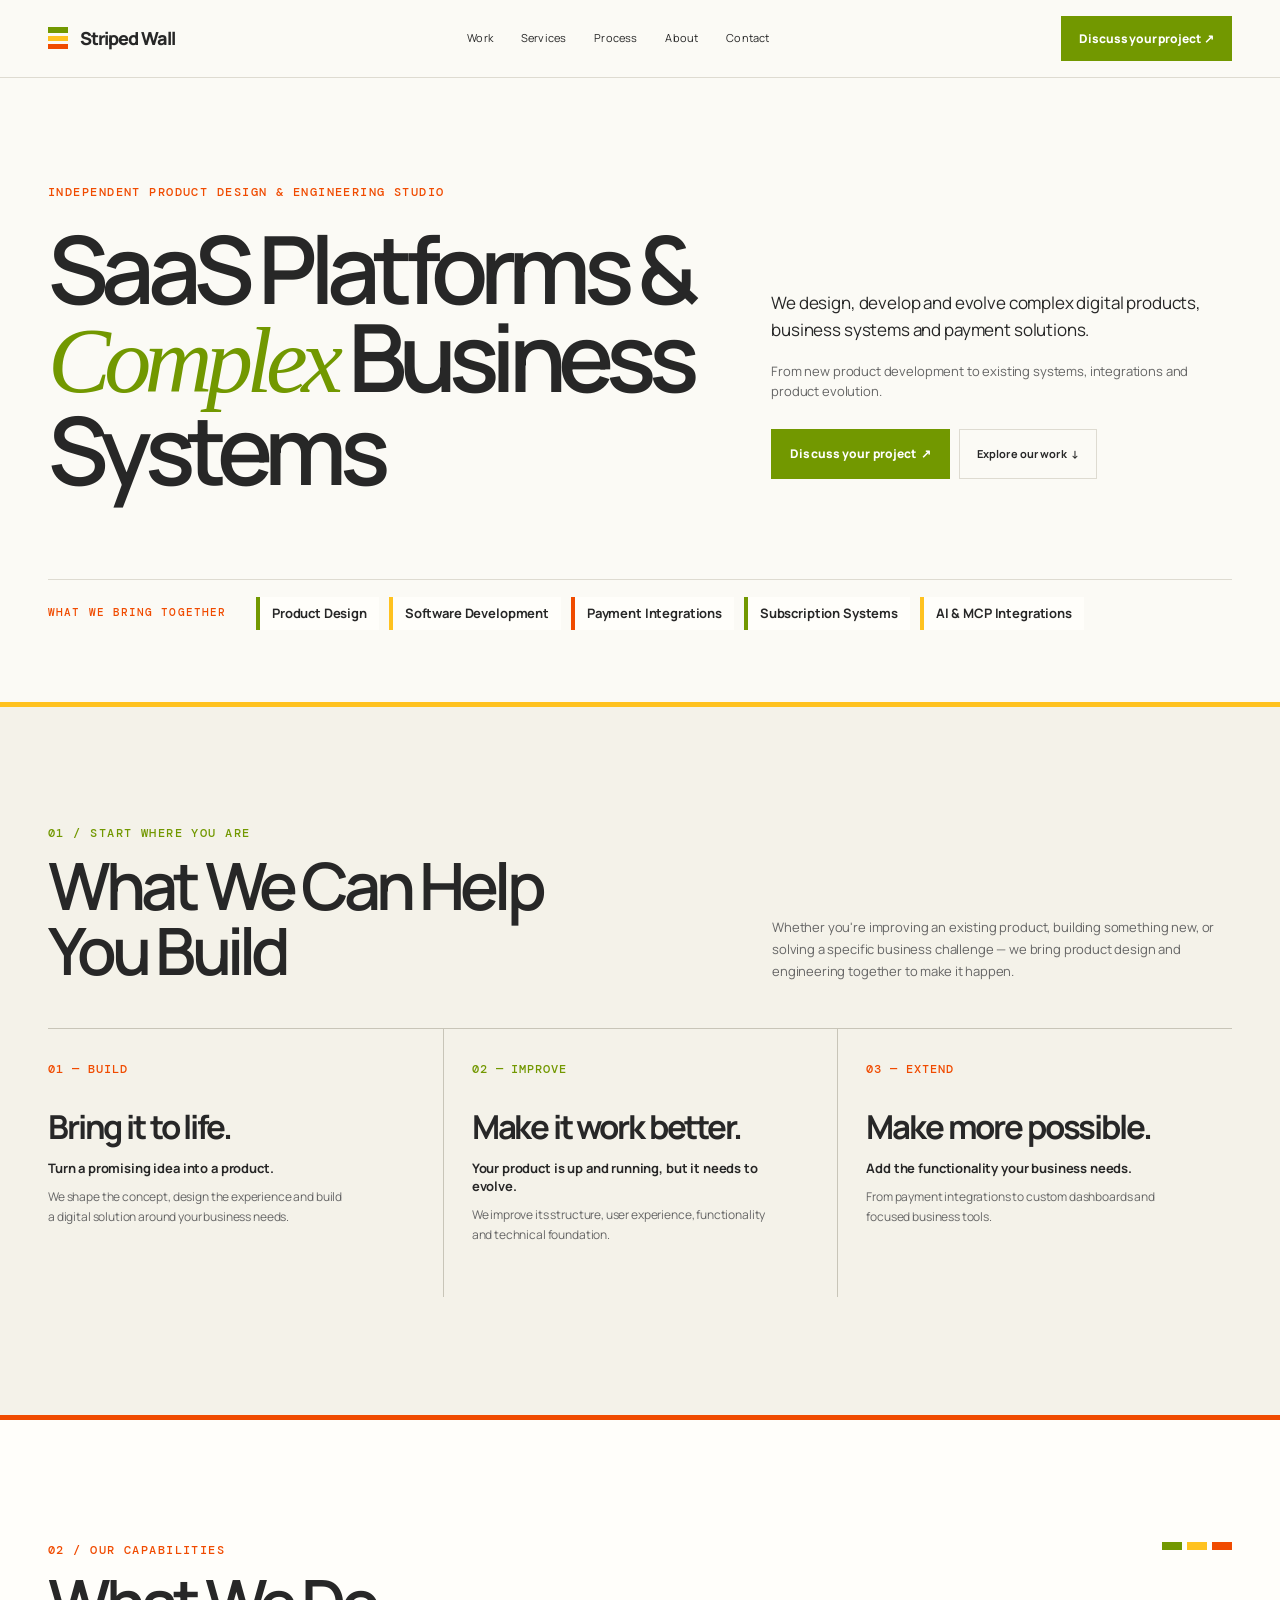
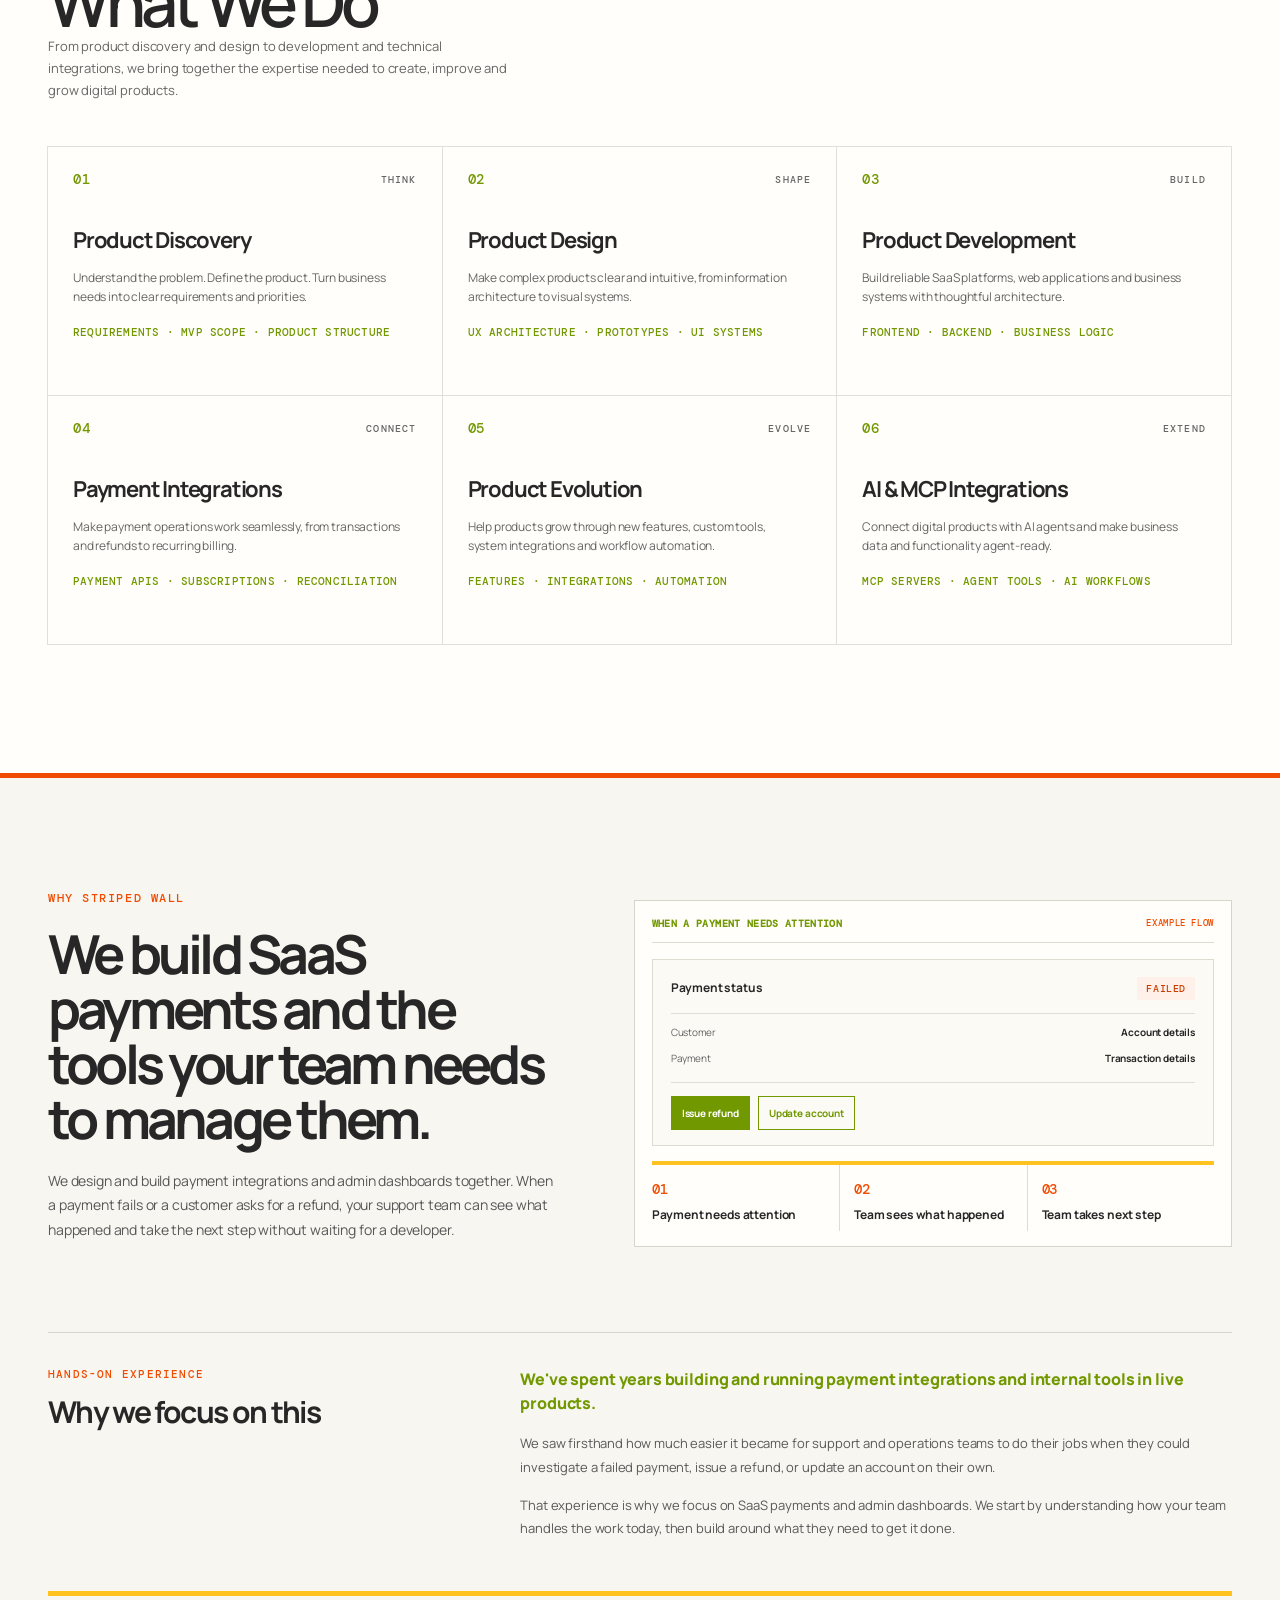
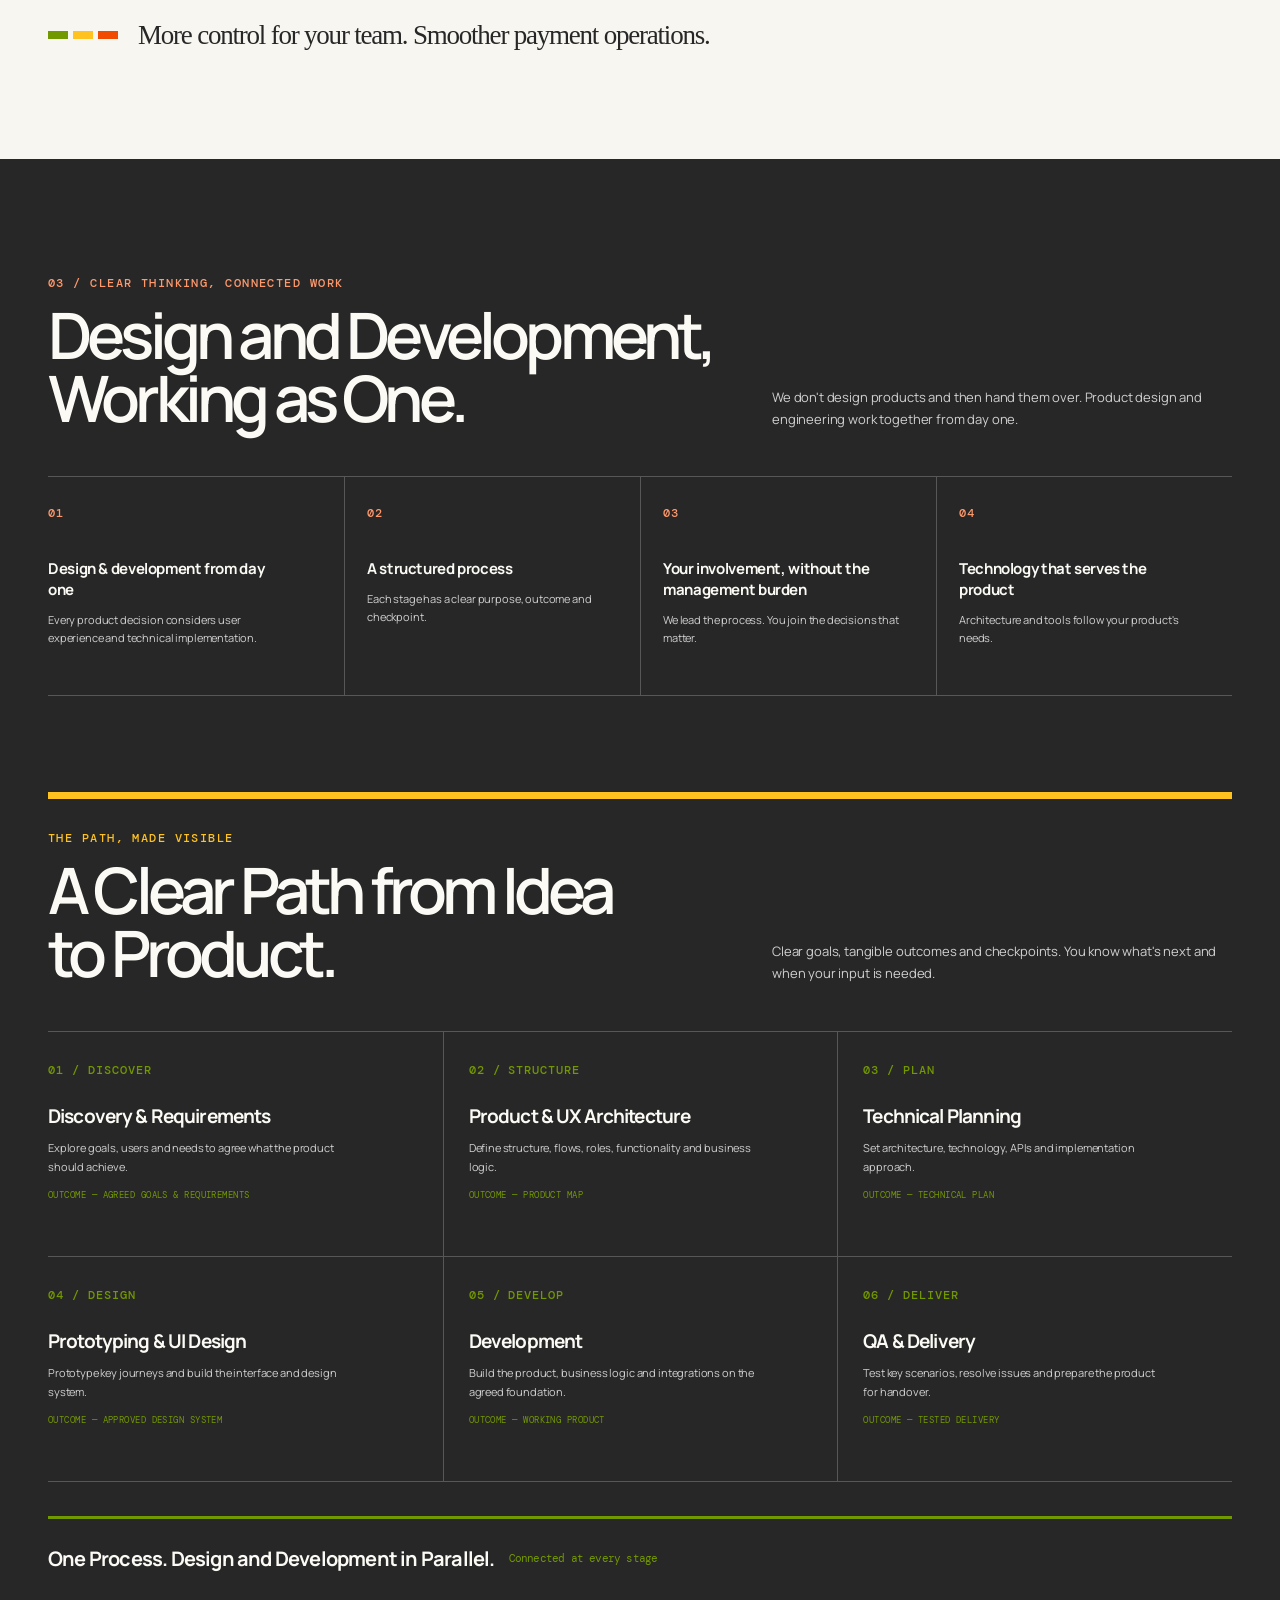
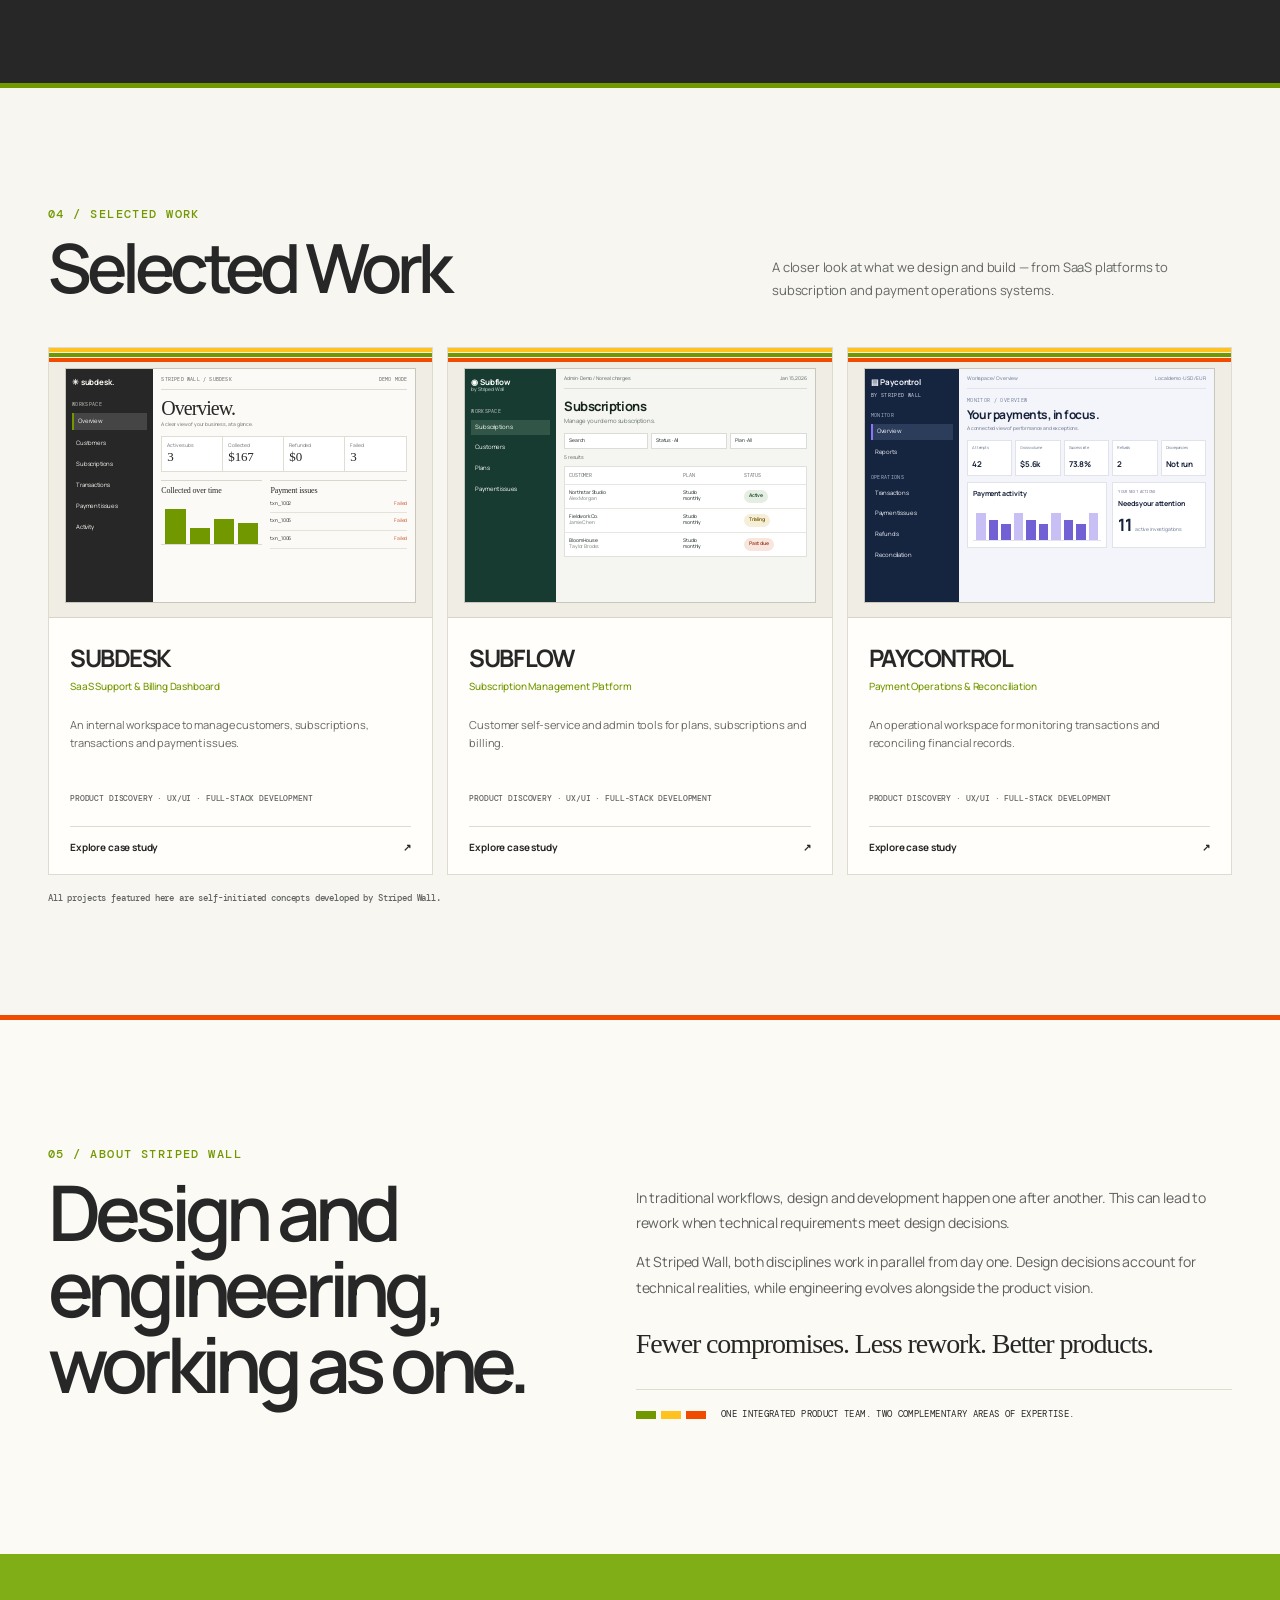
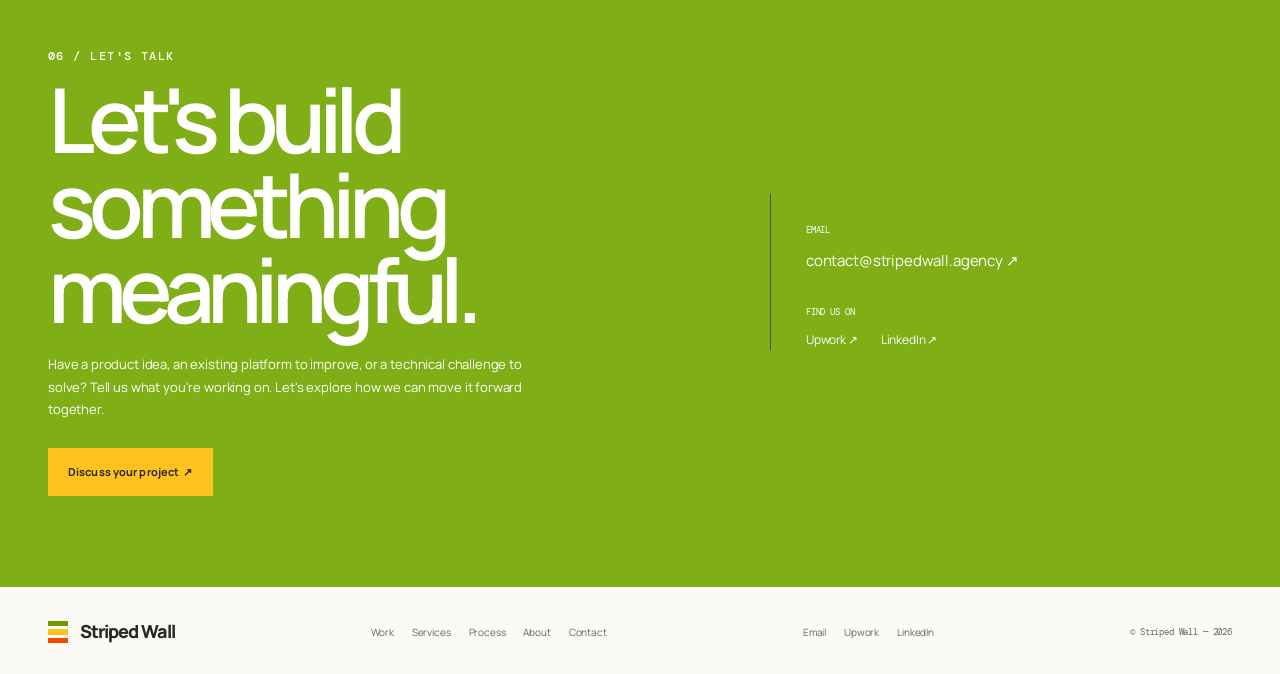
<file: index.html>
<!doctype html>
<html lang="en">
<head>
<meta charset="utf-8"><meta name="viewport" content="width=device-width,initial-scale=1">
<title>Striped Wall — Product design &amp; engineering</title>
<link rel="icon" type="image/svg+xml" href="assets/favicon.svg">
<meta name="description" content="Independent product design and engineering studio for SaaS platforms, business systems and payment integrations.">












<link rel="preconnect" href="https://fonts.googleapis.com">
<link rel="preconnect" href="https://fonts.gstatic.com" crossorigin>
<link rel="stylesheet" href="https://fonts.googleapis.com/css2?family=DM+Mono:wght@400;500&family=Manrope:wght@400;500;600;700;800&display=swap" media="print" onload="this.media='all'">
<noscript><link rel="stylesheet" href="https://fonts.googleapis.com/css2?family=DM+Mono:wght@400;500&family=Manrope:wght@400;500;600;700;800&display=swap"></noscript>
<style data-source="assets/css/home.css">
:root {
  --paper:#f5f2e9;
  --ink:#2a2a2a;
  --muted:#77776e;
  --yellow:#ffbd24;
  --orange:#f04b00;
  --sand:#e4d4c7;
  --line:#d7d3c8;
  --white:#fbfaf6;
  --serif:Georgia,'Times New Roman',serif;
  --sans:'Manrope',Arial,sans-serif;
  --mono:'DM Mono',monospace
}

* {
  box-sizing:border-box
}
html {
  scroll-behavior:smooth
}
body {
  margin:0;
  background:var(--paper);
  color:var(--ink);
  font:15px/1.6 var(--sans)
}
a {
  color:inherit;
  text-decoration:none
}
button {
  font:inherit
}
.wrap {
  width:min(1240px,calc(100% - 80px));
  margin:auto
}
.eyebrow {
  font:11px var(--mono);
  letter-spacing:.1em;
  text-transform:uppercase;
  color:var(--muted)
}
.stripe {
  display:flex;
  gap:5px;
  width:70px;
  height:8px
}
.stripe i {
  display:block;
  height:100%;
  flex:1;
  background:var(--green)
}
.stripe i:nth-child(2) {
  background:var(--yellow)
}
.stripe i:nth-child(3) {
  background:var(--orange)
}

header {
  height:84px;
  display:flex;
  align-items:center;
  border-bottom:1px solid var(--line)
}
.nav {
  display:flex;
  justify-content:space-between;
  align-items:center
}
.brand {
  display:flex;
  align-items:center;
  gap:12px;
  font-weight:800;
  letter-spacing:-.05em;
  font-size:19px
}
.brand .stripe {
  width:22px;
  height:24px;
  flex-direction:column;
  gap:3px
}
.brand .stripe i {
  width:100%;
  height:6px
}
.links {
  display:flex;
  gap:32px;
  font-size:12px
}
.nav-cta,.button {
  display:inline-flex;
  align-items:center;
  justify-content:center;
  padding:13px 18px;
  border:1px solid var(--ink);
  font-size:12px;
  font-weight:700;
  transition:.2s
}
.nav-cta:hover,.button.dark:hover {
  background:var(--green);
  border-color:var(--green);
  color:white
}
.menu {
  display:none
}

.hero {
  padding:100px 0 88px;
  position:relative
}
.hero-grid {
  display:grid;
  grid-template-columns:1.2fr .8fr;
  gap:80px;
  align-items:end
}
.hero h1 {
  font-size:clamp(54px,7.2vw,100px);
  line-height:.99;
  letter-spacing:-.075em;
  max-width:800px;
  margin:24px 0 28px;
  font-weight:600
}
.hero h1 em {
  font-family:var(--serif);
  font-weight:400;
  letter-spacing:-.07em
}
.hero-copy {
  max-width:420px;
  padding-bottom:6px
}
.hero-copy p {
  font-size:18px;
  line-height:1.55;
  margin:0 0 18px
}
.hero-copy .sub {
  color:var(--muted);
  font-size:14px
}
.actions {
  display:flex;
  gap:10px;
  margin-top:28px
}
.button.dark {
  background:var(--ink);
  color:var(--paper)
}
.button.light {
  border-color:var(--line)
}
.expertise {
  border-top:1px solid var(--line);
  margin-top:55px;
  padding-top:18px;
  display:flex;
  justify-content:space-between;
  color:var(--muted);
  font-size:12px
}
.expertise strong {
  font:11px var(--mono);
  letter-spacing:.08em;
  color:var(--ink);
  text-transform:uppercase
}

section {
  padding:112px 0
}
.section-head {
  display:flex;
  justify-content:space-between;
  align-items:end;
  gap:40px;
  margin-bottom:45px
}
.section-head h2,.about h2,.talk h2 {
  font-size:clamp(40px,5vw,64px);
  line-height:1.04;
  letter-spacing:-.065em;
  font-weight:600;
  margin:12px 0 0
}
.section-head p {
  max-width:440px;
  color:var(--muted);
  margin:0
}
.build {
  background:#eae7dc
}
.build-grid {
  display:grid;
  grid-template-columns:repeat(3,1fr);
  border-top:1px solid #c9c5b9
}
.build-card {
  padding:28px 28px 8px 0;
  min-height:240px
}
.build-card+.build-card {
  border-left:1px solid #c9c5b9;
  padding-left:28px
}
.num {
  font:11px var(--mono);
  color:var(--green)
}
.build-card h3 {
  font-size:30px;
  letter-spacing:-.05em;
  margin:28px 0 5px
}
.build-card b {
  font-size:14px
}
.build-card p {
  color:var(--muted);
  font-size:13px;
  max-width:320px
}

.services {
  padding-bottom:125px
}
.service-intro {
  max-width:570px;
  color:var(--muted)
}
.service-grid {
  display:grid;
  grid-template-columns:repeat(3,1fr);
  border-top:1px solid var(--line);
  border-left:1px solid var(--line)
}
.service {
  padding:25px 25px 28px;
  min-height:245px;
  border-right:1px solid var(--line);
  border-bottom:1px solid var(--line)
}
.service-top {
  display:flex;
  justify-content:space-between
}
.service h3 {
  font-size:23px;
  letter-spacing:-.04em;
  margin:33px 0 5px
}
.service p {
  font-size:13px;
  color:var(--muted);
  max-width:320px;
  margin:0
}
.service .tags {
  font:10px/1.9 var(--mono);
  text-transform:uppercase;
  letter-spacing:.02em;
  color:var(--green);
  margin-top:20px
}

.process {
  background:var(--ink);
  color:var(--paper)
}
.process .eyebrow {
  color:#b5b3a8
}
.process .section-head p {
  color:#b5b3a8
}
.principles {
  display:grid;
  grid-template-columns:repeat(4,1fr);
  border-top:1px solid #555555;
  border-bottom:1px solid #555555;
  margin:52px 0 100px
}
.principle {
  padding:24px 20px 30px 0
}
.principle+.principle {
  border-left:1px solid #555555;
  padding-left:20px
}
.principle h3 {
  font-size:16px;
  line-height:1.35;
  margin:28px 0 10px;
  max-width:220px
}
.principle p {
  font-size:12px;
  color:#b5b3a8;
  max-width:240px
}
.steps {
  display:grid;
  grid-template-columns:repeat(3,1fr);
  border-top:1px solid #555555
}
.step {
  padding:25px 28px 27px 0;
  border-bottom:1px solid #555555;
  min-height:205px
}
.step:nth-child(3n+2),.step:nth-child(3n) {
  padding-left:24px;
  border-left:1px solid #555555
}
.step h3 {
  font-size:20px;
  line-height:1.2;
  margin:20px 0 10px;
  max-width:260px
}
.step p {
  font-size:12px;
  color:#b5b3a8;
  max-width:300px
}
.outcome {
  font:10px var(--mono);
  color:var(--yellow);
  text-transform:uppercase;
  letter-spacing:.05em
}
.process-close {
  margin-top:36px;
  padding:23px 0;
  border-top:3px solid var(--yellow);
  display:flex;
  justify-content:space-between;
  align-items:center;
  font-size:20px
}
.process-close span {
  font:11px var(--mono);
  color:#b5b3a8
}

.work {
  background:var(--white)
}
.work-cards {
  display:grid;
  grid-template-columns:repeat(3,1fr);
  gap:16px
}
.project {
  border:1px solid var(--line);
  background:var(--paper)
}
.screen {
  height:250px;
  background:#f8f7f1;
  padding:13px 17px 10px;
  display:block;
  overflow:hidden;
  position:relative;
  border-bottom:1px solid var(--line)
}
.screen:before,.screen:after {
  content:'';
  position:absolute;
  left:0;
  right:0;
  height:5px;
  background:var(--green);
  top:22px
}
.screen:after {
  top:32px;
  background:var(--yellow);
  height:3px
}
.ui {
  width:82%;
  height:75%;
  background:#f8f7f1;
  border:1px solid #c9c6bc;
  padding:17px;
  display:grid;
  grid-template-columns:25% 1fr;
  gap:12px;
  transform:rotate(-2deg)
}
.ui-side {
  background:#e8e6dc
}
.ui-main {
  display:grid;
  grid-template-rows:16px 1fr 1fr;
  gap:10px
}
.ui-bar {
  background:#d9d7cc
}
.ui-cells {
  display:flex;
  gap:7px
}
.ui-cells i {
  flex:1;
  background:#eceae0;
  border:1px solid #dbd8cd
}
.ui-chart {
  border:1px solid #dedbd1;
  position:relative
}
.ui-chart:after {
  content:'';
  position:absolute;
  left:10%;
  right:10%;
  height:2px;
  top:60%;
  background:var(--green);
  transform:rotate(-12deg)
}
.project-body {
  position:relative;
  padding:22px
}
.project h3 {
  font-size:24px;
  letter-spacing:-.05em;
  margin:0
}
.project .type {
  font-size:11px;
  color:var(--green);
  margin:3px 0 12px
}
.project p {
  font-size:12px;
  color:var(--muted);
  min-height:58px
}
.project .tags {
  font:9px/1.8 var(--mono);
  color:var(--muted);
  text-transform:uppercase;
  min-height:35px
}
.project-link {
  border-top:1px solid var(--line);
  padding-top:13px;
  margin-top:15px;
  font-size:11px;
  font-weight:700;
  display:flex;
  justify-content:space-between
}
/* Extend the case-study link across the project body. */
a.project-link::after {
  content:"";
  position:absolute;
  inset:0
}
.work-note {
  font:10px var(--mono);
  color:var(--muted);
  margin-top:18px
}

.about {
  padding:125px 0
}
.about-grid {
  display:grid;
  grid-template-columns:.9fr 1.1fr;
  gap:100px
}
.about h2 {
  font-size:clamp(43px,6vw,76px)
}
.about-copy {
  padding-top:32px
}
.about-copy p {
  font-size:16px;
  max-width:580px;
  color:#5f5f5f
}
.about-copy .statement {
  font-size:24px;
  color:var(--ink);
  letter-spacing:-.04em;
  margin-top:28px
}
.about-bottom {
  margin-top:32px;
  display:flex;
  align-items:center;
  gap:18px;
  font:11px var(--mono);
  text-transform:uppercase;
  letter-spacing:.04em
}

.talk {
  background:#7fae16;
  color:white;
  padding:90px 0
}
.talk .eyebrow {
  color:var(--green)
}
.talk-grid {
  display:grid;
  grid-template-columns:1fr .75fr;
  gap:70px
}
.talk h2 {
  font-size:clamp(48px,7vw,88px);
  max-width:700px
}
.talk p {
  max-width:510px;
  color:#e5e3d6
}
.talk .button {
  background:var(--yellow);
  border-color:var(--yellow);
  color:var(--ink);
  margin-top:14px
}
.contacts {
  border-left:1px solid var(--green);
  padding:22px 0 0 35px;
  align-self:end
}
.contacts small {
  font:10px var(--mono);
  text-transform:uppercase;
  color:var(--green)
}
.contacts a {
  display:block;
  font-size:17px;
  margin:8px 0 24px
}
.contact-links {
  display:flex;
  gap:25px;
  font-size:13px!important
}
.footer {
  padding:30px 0
}
.footrow {
  display:flex;
  align-items:center;
  justify-content:space-between
}
.footnav,.social {
  display:flex;
  gap:22px;
  font-size:11px;
  color:var(--muted)
}
.copyright {
  font:10px var(--mono);
  color:var(--muted)
}

@media(max-width:800px) {
  .wrap {
  width:min(100% - 40px,620px)
}
.links,.nav-cta {
  display:none
}
.menu {
  display:block;
  font:11px var(--mono)
}
.hero {
  padding:75px 0 65px
}
.hero-grid,.about-grid,.talk-grid {
  grid-template-columns:1fr;
  gap:30px
}
.hero h1 {
  font-size:clamp(52px,13vw,82px)
}
.hero-copy {
  max-width:560px
}
.expertise {
  flex-wrap:wrap;
  gap:12px
}
.section-head {
  display:block
}
.section-head p {
  margin-top:18px
}
.build-grid,.service-grid,.work-cards {
  grid-template-columns:1fr
}
.build-card {
  min-height:0;
  padding:24px 0
}
.build-card+.build-card {
  border-left:0;
  border-top:1px solid #c9c5b9;
  padding:24px 0
}
.build-card h3 {
  margin-top:15px
}
.service {
  min-height:0
}
.principles {
  grid-template-columns:1fr 1fr;
  margin:38px 0 70px
}
.principle:nth-child(3) {
  border-left:0;
  padding-left:0;
  border-top:1px solid #555555
}
.principle:nth-child(4) {
  border-top:1px solid #555555
}
.steps {
  grid-template-columns:1fr 1fr
}
.step:nth-child(3n+2),.step:nth-child(3n) {
  padding-left:0;
  border-left:0
}
.step:nth-child(even) {
  padding-left:18px;
  border-left:1px solid #555555
}
.process-close {
  display:block
}
.process-close span {
  display:block;
  margin-top:10px
}
.project {
  display:grid;
  grid-template-columns:.8fr 1.2fr
}
.screen {
  height:auto;
  min-height:250px;
  padding:14px
}
.project p {
  min-height:auto
}
.project .tags {
  min-height:0
}
.project-link {
  margin-top:15px
}
.about-copy {
  padding:0
}
.contacts {
  border-left:0;
  border-top:1px solid #9d9d9d;
  padding:22px 0 0
}
.footrow {
  flex-wrap:wrap;
  gap:20px
}
.footnav {
  order:3;
  width:100%;
  flex-wrap:wrap
}

}

@media(max-width:520px) {
  .wrap {
  width:calc(100% - 36px)
}
header {
  height:70px
}
.hero h1 {
  font-size:51px
}
.actions {
  flex-wrap:wrap
}
.button {
  padding:12px 13px
}
.expertise {
  display:block
}
.expertise span {
  display:block;
  margin-top:8px
}
.section-head h2 {
  font-size:42px
}
section {
  padding:78px 0
}
.principles {
  grid-template-columns:1fr
}
.principle,.principle+.principle,.principle:nth-child(3) {
  border-left:0;
  border-top:1px solid #555555;
  padding:20px 0
}
.principle:first-child {
  border-top:0
}
.principle h3 {
  margin:15px 0 5px
}
.steps {
  grid-template-columns:1fr
}
.step,.step:nth-child(even) {
  border-left:0;
  padding:20px 0;
  min-height:0
}
.project {
  display:block
}
.screen {
  height:230px
}
.about {
  padding:85px 0
}
.talk {
  padding:75px 0
}
.talk h2 {
  font-size:55px
}
.footnav,.social {
  gap:13px
}

}



.work-cards {
  align-items:stretch;
  gap:18px
}
.project {
  display:flex;
  flex-direction:column;
  min-width:0;
  overflow:hidden
}
.screen {
  height:auto;
  aspect-ratio:1.48/1;
  min-height:0;
  padding:14px 16px 10px;
  background:#f8f7f1;
  border-bottom:1px solid var(--line);
  overflow:hidden
}
.screen:before,.screen:after {
  display:none
}
.ui-shot {
  height:100%;
  color:var(--ink);
  font:7px/1.35 var(--sans);
  overflow:hidden
}
.shot-brand {
  font:6px var(--mono);
  letter-spacing:.07em;
  color:#636363;
  border-bottom:1px solid #e2dfd5;
  padding-bottom:7px
}
.shot-title {
  font:25px/1.1 var(--serif);
  letter-spacing:-.04em;
  margin:10px 0 2px
}
.shot-sub {
  font-size:7px;
  color:var(--muted)
}
.shot-metrics {
  display:grid;
  grid-template-columns:repeat(4,1fr);
  margin-top:12px;
  border:1px solid #e0ddd3
}
.shot-metrics div {
  padding:7px 8px;
  border-right:1px solid #e0ddd3;
  min-width:0
}
.shot-metrics div:last-child {
  border:0
}
.shot-metrics small {
  display:block;
  font-size:6px;
  color:#656565
}
.shot-metrics b {
  font:15px var(--serif)
}
.shot-lower {
  display:grid;
  grid-template-columns:.85fr 1.15fr;
  gap:14px;
  margin-top:12px
}
.shot-chart,.shot-table {
  border-top:1px solid #d9d6cb;
  padding-top:6px;
  min-width:0
}
.shot-chart strong,.shot-table strong {
  font:11px var(--serif)
}
.shot-bars {
  height:54px;
  display:flex;
  align-items:end;
  gap:7px;
  border-bottom:1px solid #ddd9ce;
  padding:0 7px
}
.shot-bars i {
  flex:1;
  background:var(--green);
  max-width:25px
}
.shot-bars i:nth-child(1) {
  height:80%
}
.shot-bars i:nth-child(2) {
  height:35%
}
.shot-bars i:nth-child(3) {
  height:55%
}
.shot-bars i:nth-child(4) {
  height:45%
}
.shot-row {
  display:grid;
  grid-template-columns:1fr .8fr .6fr;
  padding:5px 0;
  border-bottom:1px solid #e5e2d9;
  font-size:6px;
  gap:4px
}
.shot-row span:last-child {
  color:#f04b00
}
.project-body {
  flex:1;
  display:flex;
  flex-direction:column
}
.project .tags {
  min-height:0
}
.project-link {
  margin-top:auto;
  padding-top:13px
}
.work-note {
  line-height:1.6
}

@media(max-width:800px) {
  .project {
  display:flex;
  flex-direction:column
}
.screen {
  aspect-ratio:1.65/1
}

}

@media(max-width:520px) {
  .screen {
  height:auto;
  aspect-ratio:1.42/1;
  padding:12px
}
.shot-metrics div {
  padding:6px 5px
}
.shot-lower {
  gap:9px
}
.shot-title {
  font-size:23px
}

}



/* Detailed design pass: a more deliberate editorial grid with generous spacing and crisp edges. */
:root {
  --paper:#f6f3eb;
  --white:#fbfaf6;
  --ink:#272727;
  --muted:#727272;
  --yellow:#ffbd24;
  --orange:#f04b00;
  --line:#d8d4c9;
  --sand:#e4d4c7
}

body {
  background:var(--paper);
  font-size:15px;
  line-height:1.65;
  letter-spacing:-.01em
}

.wrap {
  width:min(1280px,calc(100% - 96px))
}

header {
  height:78px;
  background:var(--paper);
  position:sticky;
  top:0;
  z-index:10;
  border-color:var(--line)
}

.brand {
  font-size:18px;
  letter-spacing:-.055em
}
.brand .stripe {
  width:20px;
  height:22px
}

.links {
  gap:28px
}
.links a {
  font-size:11px;
  letter-spacing:.015em
}
.links a:hover,.footnav a:hover,.social a:hover {
  color:var(--green)
}

.nav-cta {
  padding:11px 16px;
  border-width:1px;
  font-size:11px
}

.hero {
  padding:106px 0 72px
}
.hero .eyebrow {
  color:var(--green)
}

.hero-grid {
  grid-template-columns:1.18fr .82fr;
  gap:60px;
  align-items:center
}

.hero h1 {
  font-size:clamp(62px,7.35vw,108px);
  line-height:.94;
  letter-spacing:-.082em;
  max-width:820px;
  margin:24px 0 22px
}

.hero h1 em {
  color:var(--green);
  font-style:italic
}

.hero-copy {
  max-width:430px;
  padding-top:60px
}
.hero-copy p {
  font-size:17px;
  line-height:1.55
}
.hero-copy .sub {
  font-size:13px
}

.actions {
  gap:9px
}
.button {
  padding:13px 17px;
  font-size:11px;
  letter-spacing:.01em
}
.button.dark {
  background:var(--ink)
}

.expertise {
  margin-top:64px;
  padding-top:17px;
  font-size:11px
}
.expertise strong {
  font-size:10px
}

section {
  padding:118px 0
}
.section-head {
  margin-bottom:46px;
  gap:56px
}
.section-head h2,.about h2,.talk h2 {
  font-size:clamp(44px,5.1vw,70px);
  line-height:.99;
  letter-spacing:-.075em
}

.section-head>div:first-child .eyebrow {
  color:var(--green)
}
.section-head p {
  font-size:13px;
  line-height:1.7;
  max-width:460px;
  color:#656565
}

.build {
  background:#ece9dd;
  position:relative
}
.build .section-head h2 {
  max-width:630px
}
.build-grid {
  border-top:1px solid #c8c5b8
}
.build-card {
  position:relative;
  padding:27px 28px 14px 0;
  min-height:268px
}
.build-card+.build-card {
  border-color:#c8c5b8;
  padding-left:28px
}
.build-card h3 {
  font-size:33px;
  line-height:1.05;
  margin:29px 0 14px;
  letter-spacing:-.065em
}
.build-card b {
  font-size:13px;
  line-height:1.4;
  display:block;
  max-width:290px
}
.build-card p {
  font-size:12px;
  line-height:1.65;
  max-width:300px;
  margin-top:10px;
  color:#666666
}

.build-card:nth-child(1) .num {
  color:var(--green)
}
.build-card:nth-child(2) .num {
  color:#795a00
}
.build-card:nth-child(3) .num {
  color:var(--orange-ink)
}

.services {
  padding:122px 0 128px
}
.services .section-head {
  align-items:start
}
.service-intro {
  margin-top:19px;
  max-width:610px;
  color:#656565
}
.service-grid {
  border:0;
  gap:0;
  grid-template-columns:repeat(3,1fr)
}
.service {
  background:var(--white);
  min-height:250px;
  padding:23px 25px 24px;
  border:1px solid var(--line);
  margin:-1px 0 0 -1px;
  transition:background .18s
}
.service:hover {
  background:#f0eee5
}
.service-top {
  align-items:center
}
.service .eyebrow {
  font-size:9px
}
.service h3 {
  font-size:22px;
  margin:34px 0 9px;
  letter-spacing:-.055em
}
.service p {
  font-size:12px;
  line-height:1.65;
  max-width:330px
}
.service .tags {
  font-size:9px;
  line-height:1.8;
  margin-top:17px;
  color:var(--green)
}

.process {
  padding:116px 0 108px;
  background:#292929
}
.process .section-head h2 {
  font-size:clamp(44px,5vw,66px)
}
.process .section-head p {
  color:#c0c0b5
}
.process .section-head>div:first-child .eyebrow {
  color:var(--yellow)
}

.principles {
  margin:45px 0 96px;
  border-color:#575757
}
.principle {
  padding:23px 21px 26px 0;
  min-height:218px
}
.principle+.principle {
  padding-left:22px;
  border-color:#575757
}
.principle .num {
  color:var(--yellow)
}
.principle h3 {
  font-size:15px;
  line-height:1.4;
  letter-spacing:-.025em;
  margin:33px 0 11px
}
.principle p {
  font-size:11px;
  line-height:1.7;
  color:#c0c0b5
}

.steps {
  border-color:#575757;
  grid-template-columns:repeat(3,1fr)
}
.step {
  padding:25px 26px 26px 0;
  min-height:225px;
  border-color:#575757
}
.step:nth-child(3n+2),.step:nth-child(3n) {
  padding-left:25px;
  border-color:#575757
}
.step .num {
  color:var(--yellow);
  font-size:10px
}
.step h3 {
  font-size:19px;
  line-height:1.2;
  letter-spacing:-.045em;
  margin:24px 0 10px;
  max-width:260px
}
.step p {
  font-size:11px;
  line-height:1.7;
  color:#c0c0b5
}
.outcome {
  font-size:9px;
  color:var(--green);
  line-height:1.5;
  margin-top:13px
}
.process-close {
  margin-top:34px;
  border-top:3px solid var(--yellow);
  padding:23px 0 0;
  font-size:20px;
  letter-spacing:-.04em
}
.process-close span {
  font-size:10px
}

.work {
  padding:118px 0 110px;
  background:#eeece3
}
.work .section-head h2 {
  font-size:clamp(46px,5.3vw,70px)
}
.work-cards {
  grid-template-columns:repeat(3,minmax(0,1fr));
  align-items:stretch;
  gap:14px
}
.project {
  background:var(--white);
  border:1px solid #d5d1c5;
  display:flex;
  flex-direction:column;
  min-width:0;
  overflow:hidden
}
.screen {
  height:auto;
  aspect-ratio:1.42/1;
  min-height:0;
  background:#f8f7f1;
  padding:15px 17px 12px;
  border-bottom:1px solid #d5d1c5;
  overflow:hidden
}
.screen:before,.screen:after {
  display:none
}
.ui-shot {
  font-size:7px
}
.shot-brand {
  font-size:6px;
  padding-bottom:8px
}
.shot-title {
  font-size:26px;
  margin-top:12px
}
.shot-sub {
  font-size:7px
}
.shot-metrics {
  margin-top:13px
}
.shot-metrics div {
  padding:7px 7px
}
.shot-metrics small {
  font-size:6px;
  line-height:1.25
}
.shot-metrics b {
  font-size:15px
}
.shot-lower {
  gap:12px;
  margin-top:13px
}
.shot-chart strong,.shot-table strong {
  font-size:10px
}
.shot-bars {
  height:55px
}
.shot-row {
  font-size:6px;
  padding:5px 0
}
.project-body {
  padding:20px 21px 18px;
  flex:1;
  display:flex;
  flex-direction:column
}
.project h3 {
  font-size:24px;
  letter-spacing:-.06em
}
.project .type {
  font-size:10px;
  line-height:1.4;
  color:var(--green);
  margin:2px 0 12px
}
.project p {
  font-size:11px;
  line-height:1.65;
  min-height:65px;
  color:#666666
}
.project .tags {
  font:8px/1.65 var(--mono);
  min-height:34px;
  color:#636363
}
.project-link {
  font-size:10px;
  border-top:1px solid var(--line);
  padding-top:12px;
  margin-top:auto;
  font-weight:700
}
.work-note {
  font-size:9px;
  line-height:1.6;
  margin-top:16px;
  color:#636363
}

.about {
  padding:126px 0 132px
}
.about-grid {
  grid-template-columns:.9fr 1.1fr;
  gap:100px
}
.about h2 {
  font-size:clamp(49px,6vw,82px);
  max-width:510px
}
.about-grid>div:first-child .eyebrow {
  color:var(--green)
}
.about-copy {
  padding-top:25px
}
.about-copy p {
  font-size:14px;
  line-height:1.8;
  color:#5f5f5f
}
.about-copy .statement {
  font:28px/1.15 var(--serif);
  letter-spacing:-.04em;
  color:var(--ink);
  margin:28px 0
}
.about-bottom {
  border-top:1px solid var(--line);
  padding-top:18px;
  margin-top:29px;
  gap:15px;
  font-size:9px;
  line-height:1.5
}
.about-bottom .stripe {
  flex:none
}

.talk {
  padding:94px 0 91px
}
.talk .eyebrow {
  color:var(--green)
}
.talk-grid {
  grid-template-columns:1fr .72fr;
  gap:80px
}
.talk h2 {
  font-size:clamp(54px,7vw,94px);
  line-height:.95;
  letter-spacing:-.08em
}
.talk p {
  font-size:13px;
  line-height:1.75;
  color:#e5e5e5;
  max-width:490px;
  margin-top:22px
}
.talk .button {
  color:var(--ink);
  background:var(--yellow);
  border-color:var(--yellow);
  padding:14px 19px
}
.contacts {
  align-self:center;
  padding:22px 0 0 35px;
  border-color:var(--green)
}
.contacts small {
  font-size:9px;
  color:var(--green)
}
.contacts>a {
  font-size:15px;
  line-height:1.4;
  margin:9px 0 27px;
  overflow-wrap:anywhere
}
.contact-links {
  gap:23px
}
.contact-links a {
  font-size:12px;
  margin:8px 0 0
}
.contact-links a:hover {
  color:var(--yellow)
}

.footer {
  padding:30px 0 27px;
  background:var(--paper)
}
.footrow {
  gap:22px
}
.footnav,.social {
  gap:18px;
  font-size:10px
}
.copyright {
  font-size:9px;
  white-space:nowrap
}

@media(max-width:900px) {
  .wrap {
  width:min(100% - 56px,720px)
}
.hero-grid {
  grid-template-columns:1fr;
  gap:12px
}
.hero h1 {
  max-width:760px
}
.hero-copy {
  padding-top:8px;
  max-width:600px
}
.hero-copy p {
  font-size:16px
}
.expertise {
  gap:18px;
  align-items:start
}
.expertise span {
  max-width:560px
}
.section-head {
  gap:28px
}
.about-grid {
  gap:55px
}
.talk-grid {
  gap:45px
}
.work-cards {
  grid-template-columns:1fr
}
.project {
  display:grid;
  grid-template-columns:minmax(0,1fr) minmax(0,1fr)
}
.screen {
  aspect-ratio:1.35/1
}
.project-body {
  padding:22px
}
.project p {
  min-height:0
}
.project-link {
  margin-top:15px
}
.project .tags {
  min-height:0
}

}

@media(max-width:600px) {
  .wrap {
  width:calc(100% - 36px)
}
header {
  height:68px
}
.brand {
  font-size:17px
}
.hero {
  padding:72px 0 58px
}
.hero h1 {
  font-size:clamp(50px,13vw,72px);
  line-height:.96
}
.hero-copy p {
  font-size:15px
}
.hero-copy .sub {
  font-size:12px
}
.expertise {
  display:block;
  margin-top:42px
}
.expertise span {
  display:block;
  margin-top:8px
}
.actions {
  flex-wrap:wrap
}
section {
  padding:78px 0
}
.section-head {
  display:block;
  margin-bottom:30px
}
.section-head h2 {
  font-size:44px
}
.section-head p {
  margin-top:15px;
  font-size:12px
}
.build-card {
  min-height:0;
  padding:21px 0 24px
}
.build-card+.build-card {
  padding:21px 0 24px
}
.build-card h3 {
  font-size:29px;
  margin:17px 0 8px
}
.build-card p {
  margin-bottom:0
}
.service-grid {
  grid-template-columns:1fr
}
.service {
  min-height:0;
  padding:20px 20px 22px
}
.service h3 {
  margin:23px 0 8px
}
.principles {
  grid-template-columns:1fr;
  margin:33px 0 65px
}
.principle,.principle+.principle,.principle:nth-child(3) {
  border-left:0;
  border-top:1px solid #575757;
  padding:18px 0;
  min-height:0
}
.principle:first-child {
  border-top:0
}
.principle h3 {
  margin:15px 0 6px
}
.steps {
  grid-template-columns:1fr
}
.step,.step:nth-child(3n+2),.step:nth-child(3n) {
  border-left:0;
  padding:20px 0;
  min-height:0
}
.step h3 {
  margin:15px 0 8px
}
.process-close {
  font-size:17px;
  line-height:1.35
}
.process-close span {
  display:block;
  margin-top:10px
}
.project {
  display:flex;
  flex-direction:column
}
.screen {
  aspect-ratio:1.4/1;
  padding:12px
}
.project-body {
  padding:19px
}
.project p {
  min-height:0
}
.about-grid,.talk-grid {
  grid-template-columns:1fr;
  gap:25px
}
.about h2 {
  font-size:53px
}
.about-copy {
  padding:0
}
.about-copy .statement {
  font-size:25px
}
.talk {
  padding:75px 0
}
.talk h2 {
  font-size:59px
}
.contacts {
  border-left:0;
  border-top:1px solid var(--green);
  padding:20px 0 0
}
.footrow {
  justify-content:flex-start;
  gap:17px
}
.footnav {
  order:3;
  width:100%;
  flex-wrap:wrap
}
.social {
  margin-left:auto
}
.copyright {
  width:100%
}

}



/* Color pass: stronger primary actions and distinct accents inside Process. */
:root {
  --process-orange:#f56a2a;
}

.nav-cta {
  background:var(--green);
  border-color:var(--green);
  color:#fff
}

.nav-cta:hover,.button.dark:hover {
  background:var(--green);
  border-color:var(--green);
  color:#fff
}

.button.dark {
  background:var(--green);
  border-color:var(--green);
  color:#fff
}

.process>.wrap>.section-head:first-child .eyebrow {
  color:var(--process-orange)
}

.process .principle .num {
  color:var(--process-orange)
}

.process .principles~.section-head .eyebrow {
  color:var(--green)
}

.process .steps .num {
  color:var(--green)
}

.process .outcome {
  color:var(--green)
}



/* Refined brand color, Process separation, and clear case-screen framing. */
:root {
  --process-orange:#f04b00;
}

.nav-cta,.button.dark {
  background:var(--green);
  border-color:var(--green);
  color:var(--ink)
}

.nav-cta:hover,.button.dark:hover {
  background:var(--orange);
  border-color:var(--orange);
  color:var(--ink)
}

.process>.wrap>.section-head:first-child .eyebrow,.process .principle .num {
  color:var(--process-orange)
}

.process .principles~.section-head {
  border-top:4px solid var(--yellow);
  padding-top:32px;
  margin-top:0
}

.process .principles~.section-head .eyebrow,.process .steps .num {
  color:var(--green)
}

.process .outcome {
  color:var(--green)
}

/* Fine color rules punctuate the page without filling large areas. */
.build {
  border-top:2px solid var(--yellow)
}

.services {
  border-top:2px solid var(--orange)
}

.work {
  border-top:2px solid var(--green)
}

.about {
  border-top:2px solid var(--orange)
}

.screen {
  position:relative;
  background:#e6e2d7;
  padding:20px 16px 14px;
  aspect-ratio:1.42/1
}

.screen-stripe {
  position:absolute;
  left:0;
  right:0;
  top:0;
  height:9px;
  display:flex;
  flex-direction:column;
  gap:1px;
  z-index:1
}

.screen-stripe i {
  height:2px;
  display:block;
  background:var(--yellow)
}

.screen-stripe i:nth-child(2) {
  background:var(--green)
}

.screen-stripe i:nth-child(3) {
  background:var(--orange)
}

.ui-shot {
  height:100%;
  background:#fbfaf6;
  border:1px solid #c6c2b8;
  padding:10px 11px;
  overflow:hidden
}

.shot-brand {
  border-bottom:1px solid #d8d4c9
}

@media(max-width:900px) {
  .screen {
  aspect-ratio:1.38/1
}

}

@media(max-width:600px) {
  .process .principles~.section-head {
  padding-top:24px
}
.screen {
  aspect-ratio:1.4/1;
  padding:18px 12px 10px
}
.ui-shot {
  padding:8px
}

}



/* Color emphasis pass based on the latest review. */
:root {
  --process-orange:#f04b00;
}

.nav-cta,.button.dark {
  background:var(--green);
  border-color:var(--green);
  color:#fff;
  font-weight:800
}

.nav-cta {
  font-size:12px;
  padding:12px 17px
}

.button.dark {
  font-size:12px;
  padding:14px 18px
}

.nav-cta:hover,.button.dark:hover {
  background:var(--green);
  border-color:var(--green);
  color:#fff
}

.hero .eyebrow {
  color:var(--orange-ink);
  font-size:12px;
  font-weight:500;
  letter-spacing:.12em
}

.hero h1 em {
  color:var(--orange-ink)
}

.eyebrow {
  font-weight:500;
  letter-spacing:.12em
}

.section-head>div:first-child .eyebrow,.about-grid>div:first-child .eyebrow {
  font-size:11px;
  font-weight:500
}

.build-card .num,.principle .num,.step .num {
  font-size:11px;
  font-weight:500;
  letter-spacing:.08em
}

.service .eyebrow {
  font-size:10px;
  font-weight:500
}

.service .tags {
  font-size:9px;
  font-weight:500;
  color:var(--green)
}

.process>.wrap>.section-head:first-child .eyebrow,.process .principle .num {
  color:var(--process-orange)
}

.process .principles~.section-head .eyebrow,.process .steps .num {
  color:var(--green)
}

.process .principles~.section-head {
  border-top-width:6px;
  padding-top:31px
}

.process .process-close {
  justify-content:flex-start;
  gap:14px;
  flex-wrap:wrap
}

.process .process-close strong {
  font-size:20px
}

.process .process-close span {
  font:11px var(--mono);
  color:var(--green);
  white-space:nowrap
}

.build,.services,.work,.about {
  border-top-width:4px
}

.screen-stripe {
  height:12px;
  gap:1px
}

.screen-stripe i {
  height:3px
}

@media(max-width:600px) {
  .process .process-close {
  display:block
}
.process .process-close span {
  display:block;
  margin-top:8px
}

}



/* Cleaner, brighter neutrals across the full page. */
:root {
  --paper:#fbfaf5;
  --white:#fffefa;
  --ink:#272727;
  --muted:#676767;
  --yellow:#ffc21f;
  --orange:#f04b00;
  --line:#dedbd1;
  --sand:#e8dbcf
}

body {
  background:var(--paper);
  color:var(--ink)
}

header,.footer {
  background:var(--paper)
}

.build {
  background:#f4f2e9;
  border-top-color:var(--yellow)
}

.services {
  background:#fffefa;
  border-top-color:var(--orange)
}

.service {
  background:#fffefa;
  border-color:#e2dfd6
}

.service:hover {
  background:#f8f7f0
}

.work {
  background:#f7f6f0;
  border-top-color:var(--green)
}

.project {
  background:#fffefa;
  border-color:#dedbd1
}

.screen {
  background:#efede4;
  border-bottom-color:#d8d4c9
}

.ui-shot {
  background:#fffefa;
  border-color:#c9c6bb
}

.shot-metrics,.shot-chart,.shot-table {
  border-color:#e2dfd6
}

.shot-row {
  border-color:#e8e5dc
}

.shot-bars {
  border-color:#e2dfd6
}
.shot-bars i {
  background:var(--green)
}

.about {
  border-top-color:var(--orange)
}

.process {
  background:#272727
}

.process .section-head p,.principle p,.step p {
  color:#d0d0d0
}

.process .section-head:first-child .eyebrow,.process .principle .num {
  color:var(--orange-ink)
}

.process .principles~.section-head .eyebrow,.process .steps .num {
  color:var(--green)
}

.process .outcome {
  color:var(--green)
}

.nav-cta,.button.dark {
  background:var(--green);
  border-color:var(--green);
  color:#fff
}

.nav-cta:hover,.button.dark:hover {
  background:var(--green);
  border-color:var(--green);
  color:#fff
}

.contacts {
  border-color:var(--green)
}
.home .talk :is(.eyebrow,p,.contacts,small) {
  color:inherit
}



/* Final color and first-screen hierarchy pass. */
:root {
  --process-orange:#f04b00
}

.nav-cta,.button.dark {
  background:var(--green);
  border-color:var(--green);
  color:#fff;
  font-size:12px;
  font-weight:800
}

.nav-cta {
  padding:12px 17px
}
.button.dark {
  padding:14px 18px
}

.nav-cta:hover,.button.dark:hover {
  background:var(--green);
  border-color:var(--green);
  color:#fff
}

.hero {
  position:relative
}
.hero .eyebrow {
  color:var(--orange-ink);
  font-size:12px;
  font-weight:500;
  letter-spacing:.12em
}

.hero h1 em {
  color:var(--green)
}

.hero-stripes {
  position:absolute;
  right:0;
  top:49px;
  width:132px;
  display:flex;
  flex-direction:column;
  align-items:flex-end;
  gap:4px
}

.hero-stripes i {
  display:block;
  width:100%;
  height:4px;
  background:var(--yellow)
}

.hero-stripes i:nth-child(2) {
  width:78%;
  background:var(--green)
}
.hero-stripes i:nth-child(3) {
  width:54%;
  background:var(--orange)
}

.expertise {
  display:grid;
  grid-template-columns:190px 1fr;
  gap:18px;
  align-items:start;
  border-top:1px solid var(--line)
}

.expertise strong {
  font:500 11px/1.35 var(--mono);
  letter-spacing:.1em;
  text-transform:uppercase;
  color:var(--orange-ink)
}

.expertise-items {
  display:flex;
  flex-wrap:wrap;
  gap:8px 9px
}

.expertise-items span {
  display:inline-flex;
  align-items:center;
  padding:5px 9px;
  border-left:3px solid var(--green);
  background:#fffefa;
  color:var(--ink);
  font-size:11px;
  font-weight:700;
  line-height:1.3
}

.expertise-items span:nth-child(3n+2) {
  border-left-color:var(--yellow)
}
.expertise-items span:nth-child(3n) {
  border-left-color:var(--orange)
}

.build-card:nth-child(2) .num {
  color:var(--orange-ink);
  font-weight:500
}

.eyebrow {
  font-size:12px;
  font-weight:500;
  letter-spacing:.12em
}

.section-head>div:first-child .eyebrow,.about-grid>div:first-child .eyebrow {
  font-size:12px;
  font-weight:500
}

.build-card .num,.principle .num,.step .num {
  font-size:12px;
  font-weight:500
}

.service .eyebrow,.service .tags {
  font-weight:500
}

.project .type,.project .tags,.work-note {
  font-weight:500
}

.process>.wrap>.section-head:first-child .eyebrow,.process .principle .num {
  color:var(--process-orange)
}

.process .principles~.section-head .eyebrow,.process .steps .num {
  color:var(--green)
}

.process .process-close {
  border-top-color:var(--green)
}

@media(max-width:900px) {
  .hero-stripes {
  right:0;
  top:42px;
  width:100px
}
.expertise {
  grid-template-columns:1fr;
  gap:10px
}
.expertise-items {
  gap:7px
}

}

@media(max-width:600px) {
  .hero-stripes {
  top:20px;
  width:76px
}
.hero .eyebrow {
  max-width:70%;
  font-size:10px
}
.expertise-items span {
  font-size:10px;
  padding:5px 7px
}

}



/* Legibility and alignment pass from review. */
.expertise {
  align-items:start
}

.expertise strong {
  padding:8px 0 0;
  line-height:1.35
}

.expertise-items {
  align-items:flex-start;
  gap:9px 10px
}

.expertise-items span {
  font-size:13px;
  font-weight:700;
  padding:8px 12px;
  border-left-width:4px;
  line-height:1.3
}

.build-card:nth-child(1) .num,.build-card:nth-child(3) .num {
  color:var(--orange-ink);
  font-weight:500
}

.build-card:nth-child(2) .num {
  color:var(--green);
  font-weight:500
}

.service .num {
  font-size:14px;
  font-weight:500;
  color:var(--green);
  letter-spacing:.05em
}

.service .tags {
  font-size:10.5px;
  font-weight:500;
  line-height:1.7;
  color:var(--green)
}

.build,.services,.work,.about {
  border-top-width:5px
}

.process .principles~.section-head {
  border-top-width:7px
}

.screen-stripe {
  height:15px;
  gap:1px
}

.screen-stripe i {
  height:4px
}

@media(max-width:600px) {
  .expertise strong {
  padding-top:0
}
.expertise-items span {
  font-size:12px;
  padding:7px 10px
}

}



/* Alternate section labels across the light editorial sections. */
.build .section-head>div:first-child>.eyebrow {
  color:var(--orange-ink)
}

.services .section-head>div:first-child>.eyebrow {
  color:var(--green)
}

.work .section-head>div:first-child>.eyebrow {
  color:var(--orange-ink)
}

.about-grid>div:first-child>.eyebrow {
  color:var(--green)
}



/* Revised section-label color sequence. */
.build .section-head>div:first-child>.eyebrow {
  color:var(--green)
}

.services .section-head>div:first-child>.eyebrow {
  color:var(--orange-ink)
}

.work .section-head>div:first-child>.eyebrow {
  color:var(--green)
}

.about-grid>div:first-child>.eyebrow {
  color:var(--orange-ink)
}



/* New editorial specialization section: Why Striped Wall. */
.why {
  background:#f7f6f0;
  border-top:5px solid var(--orange);
  padding:112px 0 108px
}

.why-main {
  display:grid;
  grid-template-columns:.92fr 1.08fr;
  align-items:center;
  gap:76px
}

.why-copy .eyebrow {
  color:var(--green);
  font-size:12px;
  font-weight:500;
  letter-spacing:.13em
}

.why-copy h2 {
  font-size:clamp(40px,4.2vw,60px);
  line-height:1.02;
  letter-spacing:-.07em;
  margin:21px 0 22px;
  max-width:620px
}

.why-copy>p {
  font-size:14px;
  line-height:1.75;
  color:#575757;
  max-width:560px
}

.why-visual {
  border:1px solid #d7d4c9;
  background:#fffefa;
  padding:16px 17px 15px;
  min-width:0
}

.workflow-top {
  display:flex;
  justify-content:space-between;
  gap:16px;
  align-items:center;
  padding-bottom:12px;
  border-bottom:1px solid #dedbd1;
  color:#717171;
  font:9px var(--mono);
  text-transform:uppercase;
  letter-spacing:.07em
}

.workflow-top span:first-child {
  color:var(--orange-ink);
  font-weight:500
}

.workflow-card {
  margin:16px 0 15px;
  padding:17px 18px 15px;
  border:1px solid #dedbd1;
  background:#fbfaf5
}

.workflow-title {
  display:flex;
  align-items:center;
  justify-content:space-between;
  gap:18px;
  padding-bottom:13px;
  border-bottom:1px solid #e1ded5;
  font-size:12px;
  font-weight:700
}

.workflow-title strong {
  padding:5px 9px;
  background:#fff0e9;
  color:#c83e00;
  font:500 10px var(--mono);
  text-transform:uppercase;
  letter-spacing:.06em
}

.workflow-detail {
  display:flex;
  justify-content:space-between;
  gap:16px;
  padding:10px 0 0;
  color:#636363;
  font-size:10px
}

.workflow-detail b {
  color:var(--ink);
  font-size:10px;
  font-weight:700;
  text-align:right
}

.workflow-actions {
  display:flex;
  gap:8px;
  margin-top:15px;
  padding-top:13px;
  border-top:1px solid #e1ded5
}

.workflow-actions span {
  padding:8px 10px;
  border:1px solid var(--green);
  color:var(--green);
  font-size:10px;
  font-weight:700
}

.workflow-actions span:first-child {
  background:var(--green);
  border-color:var(--green);
  color:#fff
}

.workflow-steps {
  display:grid;
  grid-template-columns:repeat(3,1fr);
  border-top:3px solid var(--yellow)
}

.workflow-steps div {
  display:flex;
  flex-direction:column;
  gap:6px;
  padding:12px 10px 2px 0;
  min-width:0
}

.workflow-steps div+div {
  border-left:1px solid #dedbd1;
  padding-left:12px
}

.workflow-steps b {
  font:500 10px var(--mono);
  color:var(--green)
}

.workflow-steps span {
  font-size:9px;
  line-height:1.45;
  color:#585858
}

.why-lower {
  margin-top:76px;
  padding-top:34px;
  border-top:1px solid #d8d5ca;
  display:grid;
  grid-template-columns:.72fr 1.28fr;
  column-gap:72px;
  row-gap:28px
}

.why-lower-title .eyebrow {
  font-size:11px;
  font-weight:500;
  color:var(--orange-ink);
  letter-spacing:.11em
}

.why-lower-title h3 {
  font-size:30px;
  line-height:1.1;
  letter-spacing:-.055em;
  margin:14px 0 0
}

.why-story {
  max-width:730px
}

.why-story p {
  font-size:13px;
  line-height:1.8;
  color:#585858;
  margin:0 0 15px
}

.why-story .why-experience {
  font-size:16px;
  line-height:1.5;
  color:var(--green);
  margin-bottom:17px
}

.why-story .why-experience strong {
  font-weight:800
}

.why-close {
  grid-column:1/-1;
  margin-top:7px;
  padding:23px 0 0;
  border-top:5px solid var(--yellow);
  display:flex;
  align-items:center;
  gap:20px
}

.why-close .stripe {
  flex:none
}

.why-close p {
  font:27px/1.2 var(--serif);
  letter-spacing:-.045em;
  margin:0;
  color:var(--ink)
}

@media(max-width:900px) {
  .why-main {
  grid-template-columns:1fr;
  gap:36px
}
.why-copy h2 {
  max-width:730px
}
.why-visual {
  max-width:720px
}
.why-lower {
  grid-template-columns:.65fr 1.35fr;
  gap:28px 40px
}

}

@media(max-width:600px) {
  .why {
  padding:76px 0 78px
}
.why-main {
  gap:29px
}
.why-copy h2 {
  font-size:clamp(37px,10vw,50px);
  margin:17px 0
}
.why-copy>p {
  font-size:13px
}
.why-visual {
  padding:11px
}
.workflow-card {
  padding:13px 12px
}
.workflow-top {
  font-size:8px
}
.workflow-actions span {
  font-size:9px;
  padding:7px
}
.workflow-steps span {
  font-size:8px
}
.why-lower {
  margin-top:52px;
  padding-top:26px;
  grid-template-columns:1fr;
  gap:15px
}
.why-lower-title h3 {
  font-size:27px;
  margin-top:10px
}
.why-story p {
  font-size:12px
}
.why-story .why-experience {
  font-size:15px
}
.why-close {
  grid-column:1;
  padding-top:18px;
  align-items:flex-start;
  gap:13px;
  border-top-width:5px
}
.why-close p {
  font-size:22px
}

}



/* Make the workflow clearly conditional and its three steps easy to scan. */
.workflow-top span:first-child {
  font-size:10px;
  font-weight:700;
  color:var(--green);
  letter-spacing:.035em
}

.workflow-top span:last-child {
  font-size:9px;
  font-weight:500;
  color:var(--orange-ink)
}

.workflow-steps {
  margin-top:15px;
  border-top-width:4px
}

.workflow-steps div {
  padding:15px 12px 7px 0;
  gap:8px
}

.workflow-steps b {
  font-size:14px;
  font-weight:500;
  color:var(--orange-ink)
}

.workflow-steps span {
  font-size:12px;
  line-height:1.45;
  font-weight:700;
  color:var(--ink)
}

.workflow-steps div+div {
  padding-left:14px
}

@media(max-width:600px) {

.workflow-top {
  align-items:flex-start
}

.workflow-top span:first-child {
  font-size:9px;
  max-width:62%
}

.workflow-top span:last-child {
  font-size:8px
}

.workflow-steps {
  grid-template-columns:1fr;
  gap:0
}

.workflow-steps div,.workflow-steps div+div {
  display:grid;
  grid-template-columns:32px 1fr;
  align-items:start;
  gap:8px;
  padding:11px 0;
  border-left:0
}

.workflow-steps div+div {
  border-top:1px solid #dedbd1
}

.workflow-steps b {
  font-size:13px
}

.workflow-steps span {
  font-size:11px
}


}

/* Case previews are illustrative recreations of the demo interfaces. */
.sd-shot,
.sf-shot,
.pc-shot {
  height: 100%;
  width: 100%;
  display: grid;
  overflow: hidden;
  border: 1px solid #c9c6bb;
  font-family: var(--sans);
  font-size: 6px;
  line-height: 1.3;
}
.sf-shot {
  grid-template-columns: 26% 74%;
  background: #f5f6f1;
  color: #17251e;
}
.sf-sidebar {
  background: #183b31;
  color: #fff;
  padding: 8px 6px;
  display: flex;
  flex-direction: column;
  gap: 5px;
  min-width: 0;
}
.sf-sidebar b {
  font-size: 8px;
}
.sf-sidebar small {
  font-size: 5px;
  margin-top: -5px;
  color: #d1ddd5;
}
.sf-sidebar .shot-group {
  font: 5px var(--mono);
  letter-spacing: 0.06em;
  color: #bdcbc2;
  margin-top: 9px;
}
.sf-sidebar > span {
  padding: 4px 4px;
  font-size: 6px;
  white-space: nowrap;
  overflow: hidden;
}
.sf-sidebar .sf-active {
  background: #315647;
}
.sf-main {
  padding: 7px 8px;
  min-width: 0;
  overflow: hidden;
}
.sf-top {
  display: flex;
  justify-content: space-between;
  gap: 6px;
  padding-bottom: 6px;
  border-bottom: 1px solid #daddd5;
  color: #58665e;
  font-size: 5px;
  white-space: nowrap;
}
.sf-heading {
  display: flex;
  flex-direction: column;
  gap: 3px;
  margin: 9px 0 7px;
}
.sf-heading b {
  font-size: 13px;
  letter-spacing: -0.04em;
}
.sf-heading small {
  color: #68746d;
  font-size: 6px;
}
.sf-filters {
  display: grid;
  grid-template-columns: 1.1fr 1fr 1fr;
  gap: 3px;
}
.sf-filters span {
  padding: 4px;
  border: 1px solid #d8ddd5;
  background: #fff;
  font-size: 5px;
  white-space: nowrap;
  overflow: hidden;
}
.sf-count {
  margin: 6px 0 4px;
  font-size: 5px;
  color: #59645e;
}
.sf-table {
  border: 1px solid #dfe2dc;
  background: #fff;
}
.sf-row {
  display: grid;
  grid-template-columns: 1.25fr 0.65fr 0.65fr;
  align-items: center;
  gap: 3px;
  padding: 5px 4px;
  border-top: 1px solid #e5e7e1;
  font-size: 5px;
  min-height: 23px;
}
.sf-row:first-child {
  border-top: 0;
}
.sf-row small {
  color: #778078;
  font-size: 5px;
}
.sf-label {
  font: 5px var(--mono);
  text-transform: uppercase;
  color: #69746d;
  min-height: 15px;
}
.sf-status {
  justify-self: start;
  border-radius: 10px;
  padding: 3px 5px;
  font-size: 5px;
  white-space: nowrap;
}
.sf-status.active {
  background: #e4eee3;
  color: #315b3a;
}
.sf-status.trial {
  background: #f5efd9;
  color: #80650d;
}
.sf-status.past {
  background: #f7e6de;
  color: #a34b2f;
}
.pc-shot {
  grid-template-columns: 27% 73%;
  background: #f4f5fa;
  color: #17233b;
}
.pc-sidebar {
  background: #16253f;
  color: #f3f5fb;
  padding: 8px 6px;
  display: flex;
  flex-direction: column;
  gap: 5px;
  min-width: 0;
}
.pc-sidebar b {
  font-size: 8px;
}
.pc-sidebar small {
  font: 5px var(--mono);
  letter-spacing: 0.08em;
  color: #d4daea;
}
.pc-sidebar .shot-group {
  font: 5px var(--mono);
  letter-spacing: 0.07em;
  color: #aab5d1;
  margin-top: 8px;
}
.pc-sidebar > span {
  font-size: 6px;
  padding: 4px;
  white-space: nowrap;
  overflow: hidden;
}
.pc-sidebar .pc-active {
  background: #2c3d5c;
  border-left: 2px solid #8b75fa;
}
.pc-main {
  padding: 7px 8px;
  min-width: 0;
  overflow: hidden;
}
.pc-top {
  display: flex;
  justify-content: space-between;
  gap: 5px;
  padding-bottom: 6px;
  border-bottom: 1px solid #e1e4ee;
  font-size: 5px;
  color: #65718b;
  white-space: nowrap;
}
.pc-heading {
  display: flex;
  flex-direction: column;
  gap: 3px;
  margin: 8px 0;
}
.pc-heading small {
  font: 5px var(--mono);
  letter-spacing: 0.07em;
  color: #737e9a;
}
.pc-heading b {
  font-size: 12px;
  letter-spacing: -0.04em;
}
.pc-heading span {
  font-size: 5px;
  color: #66718a;
}
.pc-kpis {
  display: grid;
  grid-template-columns: repeat(5, minmax(0, 1fr));
  gap: 3px;
}
.pc-kpis div {
  background: #fff;
  border: 1px solid #e0e3ec;
  padding: 5px 4px;
  min-width: 0;
}
.pc-kpis small {
  display: block;
  min-height: 13px;
  font-size: 4px;
  line-height: 1.2;
  color: #6d7892;
}
.pc-kpis b {
  font-size: 8px;
  white-space: nowrap;
  letter-spacing: -0.03em;
}
.pc-lower {
  display: grid;
  grid-template-columns: 1.5fr 1fr;
  gap: 5px;
  margin-top: 6px;
}
.pc-chart,
.pc-attention {
  background: #fff;
  border: 1px solid #e0e3ec;
  padding: 6px 5px;
  min-width: 0;
}
.pc-chart > b {
  font-size: 7px;
}
.pc-bars {
  height: 36px;
  margin-top: 6px;
  border-bottom: 1px solid #e3e5ed;
  display: flex;
  align-items: end;
  gap: 3px;
  padding: 0 3px;
}
.pc-bars i {
  display: block;
  flex: 1;
  background: #7161d5;
  height: 45%;
}
.pc-bars i:nth-child(3n + 1) {
  height: 78%;
  background: #c8c0f4;
}
.pc-bars i:nth-child(3n + 2) {
  height: 57%;
}
.pc-attention small {
  display: block;
  font: 4px var(--mono);
  letter-spacing: 0.04em;
  color: #777f99;
}
.pc-attention > b {
  display: block;
  font-size: 7px;
  margin-top: 5px;
}
.pc-attention strong {
  display: inline-block;
  font-size: 17px;
  margin-top: 6px;
}
.pc-attention span {
  font-size: 5px;
  color: #6a7590;
  margin-left: 3px;
}
@media (max-width: 600px) {
  .sf-main,
  .pc-main {
    padding: 6px;
  }
  .sf-sidebar,
  .pc-sidebar {
    padding: 7px 4px;
  }
  .sf-row {
    grid-template-columns: 1.1fr 0.55fr 0.7fr;
  }
  .sf-filters span {
    font-size: 4px;
  }
  .pc-kpis {
    gap: 2px;
  }
  .pc-kpis div {
    padding: 4px 2px;
  }
  .pc-kpis small {
    font-size: 3.5px;
  }
  .pc-kpis b {
    font-size: 7px;
  }
}

.sd-shot {
  grid-template-columns: 25% 75%;
  background: #fbfaf6;
  color: var(--ink);
  line-height: 1.35;
}
.sd-sidebar {
  background: #272727;
  color: #f8f7f1;
  padding: 8px 6px;
  display: flex;
  flex-direction: column;
  gap: 5px;
  min-width: 0;
}
.sd-sidebar b {
  font-size: 8px;
  white-space: nowrap;
}
.sd-sidebar .shot-group {
  font: 5px var(--mono);
  letter-spacing: 0.07em;
  color: #c5c5b8;
  margin-top: 9px;
}
.sd-sidebar > span {
  padding: 4px;
  font-size: 6px;
  white-space: nowrap;
  overflow: hidden;
}
.sd-sidebar .sd-active {
  background: #454545;
  border-left: 2px solid var(--green);
}
.sd-main {
  padding: 7px 8px;
  min-width: 0;
  overflow: hidden;
}
.sd-top {
  display: flex;
  justify-content: space-between;
  gap: 5px;
  padding-bottom: 6px;
  border-bottom: 1px solid #dedbd1;
  font: 5px var(--mono);
  letter-spacing: 0.04em;
  color: #666;
  white-space: nowrap;
}
.sd-heading {
  display: flex;
  flex-direction: column;
  gap: 3px;
  margin: 8px 0;
}
.sd-heading b {
  font: 20px/1.05 var(--serif);
  letter-spacing: -0.05em;
}
.sd-heading small {
  font-size: 5px;
  color: #6c6c6c;
}
.sd-metrics {
  display: grid;
  grid-template-columns: repeat(4, minmax(0, 1fr));
  border: 1px solid #e0ddd3;
  background: #fff;
}
.sd-metrics div {
  padding: 6px 5px;
  border-right: 1px solid #e0ddd3;
  min-width: 0;
}
.sd-metrics div:last-child {
  border: 0;
}
.sd-metrics small {
  display: block;
  font-size: 5px;
  line-height: 1.2;
  color: #6f6f6f;
}
.sd-metrics b {
  font: 13px var(--serif);
}
.sd-lower {
  display: grid;
  grid-template-columns: 0.85fr 1.15fr;
  gap: 8px;
  margin-top: 8px;
}
.sd-chart,
.sd-issues {
  border-top: 1px solid #d9d6cb;
  padding-top: 5px;
  min-width: 0;
}
.sd-chart > b,
.sd-issues > b {
  font: 8px var(--serif);
}
.sd-bars {
  height: 44px;
  margin-top: 5px;
  display: flex;
  align-items: end;
  gap: 4px;
  border-bottom: 1px solid #ddd9ce;
  padding: 0 4px;
}
.sd-bars i {
  display: block;
  flex: 1;
  background: var(--green);
  height: 48%;
}
.sd-bars i:nth-child(1) {
  height: 80%;
}
.sd-bars i:nth-child(2) {
  height: 35%;
}
.sd-bars i:nth-child(3) {
  height: 57%;
}
.sd-issues div {
  display: flex;
  justify-content: space-between;
  gap: 3px;
  padding: 5px 0;
  border-bottom: 1px solid #e5e2d9;
  font-size: 5px;
  white-space: nowrap;
}
.sd-issues em {
  font-style: normal;
  color: #ca5a34;
}
@media (max-width: 600px) {
  .sd-main {
    padding: 6px;
  }
  .sd-sidebar {
    padding: 7px 4px;
  }
  .sd-metrics div {
    padding: 5px 3px;
  }
  .sd-metrics small {
    font-size: 4px;
  }
  .sd-lower {
    gap: 5px;
  }
  .sd-bars {
    gap: 3px;
  }
}
</style>
<style data-source="assets/css/base.css">
/* Shared accessibility, navigation and responsive safeguards. Loaded last. */
:root { --green: #729800; --orange-ink: #f04b00; --muted: #656565; --app-muted: #676767; }
html { scroll-padding-top: 100px; }
body { overflow-wrap: break-word; }
header { position: sticky; top: 0; z-index: 10; background: var(--paper); }
main:focus { outline: none; }
:focus-visible { outline: 3px solid #f04b00; outline-offset: 5px; }
.process :focus-visible, .decisions :focus-visible, .talk :focus-visible, .next :focus-visible { outline-color: #ffc21f; }
.skip-link { position: fixed; top: 8px; left: 8px; z-index: 20; padding: 12px 18px; background: var(--ink); color: white; transform: translateY(-160%); }
.skip-link:focus { transform: none; }
.menu-toggle { display: none; border: 1px solid currentColor; background: transparent; color: var(--ink); padding: 10px 12px; font: 12px var(--mono); cursor: pointer; }
.nav-cta, .button.dark, .button.primary { background: var(--green); border-color: var(--green); color: white; }
.nav-cta:hover, .button.dark:hover, .button.primary:hover { background: var(--green); border-color: var(--green); color: white; text-decoration: underline; }
.hero .eyebrow, .build-card .num, .why .eyebrow, #story .eyebrow, #screens .eyebrow, .outcome-row .eyebrow { color: #f04b00; }
.hero h1 em, .section-head > div:first-child .eyebrow, .about-grid > div:first-child .eyebrow, .service .num, .service .tags, .project .type, .journey .step, .journey .mini-label, .screen-title .n, .outcome-item .n, .visual-cap .tag { color: var(--green); }
.home .hero h1 em { color: var(--green); }
.home .hero .eyebrow, .home .why .eyebrow, .expertise strong, .workflow-top span:last-child, .workflow-steps b { color: #f04b00; }
.home .about-grid > div:first-child > .eyebrow, .workflow-top span:first-child, .why-story .why-experience { color: var(--green); }
.workflow-actions span:first-child { color: white; }
.process > .wrap > .section-head:first-child .eyebrow, .process .principle .num { color: #ff996c; }
.process .principles ~ .section-head .eyebrow, .process .steps .num { color: var(--green); }
.decisions .section-head > div:first-child .eyebrow { color: var(--yellow); }
.talk .eyebrow, .talk p, .contacts, .contacts small,
.next .eyebrow, .next p, .contact-mini, .contact-mini small { color: #1a1a1a; }
.contacts, .contact-mini { border-color: #4b4b4b; }
.product-section::before, #story::before, #approach::before, #screens::before, .outcomes::before { width: 100%; left: 0; transform: none; }
.product-section, #approach { width: 100%; padding-inline: max(40px, calc((100% - 1240px) / 2)); }
.split-copy { top: 110px; }
.hero-grid > *, .about-grid > *, .talk-grid > *, .split > *, .next-grid > *, .outcome-row > *, .screen-grid > *, .architecture > * { min-width: 0; }
.contacts a, .contact-mini a { overflow-wrap: anywhere; }
.copyright, .process .process-close span { white-space: normal; }
.demo-note { font-size: 12px; line-height: 1.7; }
.arch-note, .truth { font-size: 13px; line-height: 1.7; }
.visual-cap { flex-wrap: wrap; }
@media (max-width: 900px) {
  .nav { flex-wrap: wrap; gap: 12px; }
  header { height: auto; min-height: 78px; padding-block: 14px; }
  .links { display: flex; width: 100%; order: 3; flex-wrap: wrap; gap: 12px 22px; padding-block: 10px; }
  .links a { padding-block: 7px; }
  .nav > .nav-cta { display: none; }
  .nav-enhanced .menu-toggle { display: inline-flex; align-items: center; gap: 12px; }
  .nav-enhanced .links { display: none; }
  .nav-enhanced .links.is-open { display: flex; }
  .product-section, #approach { padding-inline: 24px; }
  .screen-grid { grid-template-columns: 1fr; }
  .app { grid-template-columns: 145px minmax(0, 1fr); }
  .dashboard-lower { grid-template-columns: 1fr; }
  .metric-grid { grid-template-columns: repeat(2, minmax(0, 1fr)); }
  .metric { border-bottom: 1px solid var(--app-line); }
  .split-copy { position: static; }
}
@media (max-width: 640px) {
  header { min-height: 66px; padding-block: 10px; }
  .wrap { width: calc(100% - 36px); }
  .product-section, #approach { width: 100%; padding-inline: 18px; }
  .hero h1 { font-size: clamp(44px, 13vw, 74px); }
  .talk h2, .next h2, .about h2, .section-head h2, .split-copy h2 { font-size: clamp(35px, 10vw, 55px); }
  .app { grid-template-columns: 1fr; }
  .app-side { display: none; }
  .app-main { padding: 16px 12px; }
  .app-top, .app-filters, .mini-toolbar { flex-wrap: wrap; gap: 8px; }
  .metric small { font-size: 9px; }
  .mini-data, .detail-layout { grid-template-columns: 1fr; }
  .mini-sidecard, .detail-layout .detail-panel:last-child { display: block; }
  .mini-row, .mini-row.head { font-size: 8px; grid-template-columns: repeat(4, minmax(0, 1fr)); overflow-wrap: anywhere; }
  .mini-content, .mini-table { padding-inline: 8px; }
  .table-row { font-size: 9px; }
  .table-head { font-size: 8px; }
  .screen { aspect-ratio: auto; min-height: 240px; }
  .ui-shot { min-height: 205px; }
  .shot-metrics { grid-template-columns: repeat(2, minmax(0, 1fr)); }
  .shot-lower { grid-template-columns: 1fr; }
  .shot-table { display: none; }
  .workflow-top { flex-wrap: wrap; gap: 10px; }
  .contact-links { flex-wrap: wrap; }
}
@media (prefers-reduced-motion: reduce) {
  html { scroll-behavior: auto; }
  *, *::before, *::after { transition: none !important; animation: none !important; }
}
</style>
<script src="assets/js/navigation.js" defer></script>
</head>
<body class="home">
<a class="skip-link" href="#main">Skip to content</a>
<header><div class="wrap nav"><a class="brand" href="#top"><span class="stripe" aria-hidden="true"><i></i><i></i><i></i></span>Striped Wall</a><nav id="main-navigation" class="links" aria-label="Main navigation"><a href="#work">Work</a><a href="#services">Services</a><a href="#process">Process</a><a href="#about">About</a><a href="#contact">Contact</a></nav><a class="nav-cta" href="#contact">Discuss your project&nbsp; ↗</a><button class="menu-toggle" type="button" aria-expanded="false" aria-controls="main-navigation">Menu <span aria-hidden="true">+</span></button></div></header>
<main id="main" tabindex="-1"><div id="top"></div>
<div class="wrap hero"><div class="eyebrow">Independent product design & engineering studio</div><div class="hero-grid"><div><h1>SaaS Platforms &amp; <em>Complex</em> Business Systems</h1></div><div class="hero-copy"><p>We design, develop and evolve complex digital products, business systems and payment solutions.</p><p class="sub">From new product development to existing systems, integrations and product evolution.</p><div class="actions"><a class="button dark" href="#contact">Discuss your project&nbsp; ↗</a><a class="button light" href="#work">Explore our work&nbsp; ↓</a></div></div></div><div class="expertise"><strong>What we bring together</strong><div class="expertise-items"><span>Product Design</span><span>Software Development</span><span>Payment Integrations</span><span>Subscription Systems</span><span>AI &amp; MCP Integrations</span></div></div></div>
<section class="build"><div class="wrap"><div class="section-head"><div><div class="eyebrow">01 / Start where you are</div><h2>What We Can Help<br>You Build</h2></div><p>Whether you're improving an existing product, building something new, or solving a specific business challenge — we bring product design and engineering together to make it happen.</p></div><div class="build-grid"><article class="build-card"><span class="num">01 — BUILD</span><h3>Bring it to life.</h3><b>Turn a promising idea into a product.</b><p>We shape the concept, design the experience and build a digital solution around your business needs.</p></article><article class="build-card"><span class="num">02 — IMPROVE</span><h3>Make it work better.</h3><b>Your product is up and running, but it needs to evolve.</b><p>We improve its structure, user experience, functionality and technical foundation.</p></article><article class="build-card"><span class="num">03 — EXTEND</span><h3>Make more possible.</h3><b>Add the functionality your business needs.</b><p>From payment integrations to custom dashboards and focused business tools.</p></article></div></div></section>
<section class="services" id="services"><div class="wrap"><div class="section-head"><div><div class="eyebrow">02 / Our capabilities</div><h2>What We Do</h2><p class="service-intro">From product discovery and design to development and technical integrations, we bring together the expertise needed to create, improve and grow digital products.</p></div><div class="stripe" aria-hidden="true"><i></i><i></i><i></i></div></div><div class="service-grid">
<article class="service"><div class="service-top"><span class="num">01</span><span class="eyebrow">Think</span></div><h3>Product Discovery</h3><p>Understand the problem. Define the product. Turn business needs into clear requirements and priorities.</p><div class="tags">Requirements · MVP scope · Product structure</div></article>
<article class="service"><div class="service-top"><span class="num">02</span><span class="eyebrow">Shape</span></div><h3>Product Design</h3><p>Make complex products clear and intuitive, from information architecture to visual systems.</p><div class="tags">UX architecture · Prototypes · UI systems</div></article>
<article class="service"><div class="service-top"><span class="num">03</span><span class="eyebrow">Build</span></div><h3>Product Development</h3><p>Build reliable SaaS platforms, web applications and business systems with thoughtful architecture.</p><div class="tags">Frontend · Backend · Business logic</div></article>
<article class="service"><div class="service-top"><span class="num">04</span><span class="eyebrow">Connect</span></div><h3>Payment Integrations</h3><p>Make payment operations work seamlessly, from transactions and refunds to recurring billing.</p><div class="tags">Payment APIs · Subscriptions · Reconciliation</div></article>
<article class="service"><div class="service-top"><span class="num">05</span><span class="eyebrow">Evolve</span></div><h3>Product Evolution</h3><p>Help products grow through new features, custom tools, system integrations and workflow automation.</p><div class="tags">Features · Integrations · Automation</div></article>
<article class="service"><div class="service-top"><span class="num">06</span><span class="eyebrow">Extend</span></div><h3>AI &amp; MCP Integrations</h3><p>Connect digital products with AI agents and make business data and functionality agent-ready.</p><div class="tags">MCP servers · Agent tools · AI workflows</div></article></div></div></section>
<section class="why" id="why"><div class="wrap"><div class="why-main"><div class="why-copy"><div class="eyebrow">WHY STRIPED WALL</div><h2>We build SaaS payments and the tools your team needs to manage them.</h2><p>We design and build payment integrations and admin dashboards together. When a payment fails or a customer asks for a refund, your support team can see what happened and take the next step without waiting for a developer.</p></div><div class="why-visual" aria-label="Illustrative payment support workflow"><div class="workflow-top"><span>When a payment needs attention</span><span>EXAMPLE FLOW</span></div><div class="workflow-card"><div class="workflow-title"><span>Payment status</span><strong>Failed</strong></div><div class="workflow-detail"><span>Customer</span><b>Account details</b></div><div class="workflow-detail"><span>Payment</span><b>Transaction details</b></div><div class="workflow-actions"><span>Issue refund</span><span>Update account</span></div></div><div class="workflow-steps"><div><b>01</b><span>Payment needs attention</span></div><div><b>02</b><span>Team sees what happened</span></div><div><b>03</b><span>Team takes next step</span></div></div></div></div><div class="why-lower"><div class="why-lower-title"><div class="eyebrow">Hands-on experience</div><h3>Why we focus on this</h3></div><div class="why-story"><p class="why-experience"><strong>We've spent years building and running payment integrations and internal tools in live products.</strong></p><p>We saw firsthand how much easier it became for support and operations teams to do their jobs when they could investigate a failed payment, issue a refund, or update an account on their own.</p><p>That experience is why we focus on SaaS payments and admin dashboards. We start by understanding how your team handles the work today, then build around what they need to get it done.</p></div><div class="why-close"><span class="stripe" aria-hidden="true"><i></i><i></i><i></i></span><p>More control for your team. Smoother payment operations.</p></div></div></div></section>
<section class="process" id="process"><div class="wrap"><div class="section-head"><div><div class="eyebrow">03 / Clear thinking, connected work</div><h2>Design and Development,<br>Working as One.</h2></div><p>We don't design products and then hand them over. Product design and engineering work together from day one.</p></div><div class="principles"><article class="principle"><span class="num">01</span><h3>Design &amp; development from day one</h3><p>Every product decision considers user experience and technical implementation.</p></article><article class="principle"><span class="num">02</span><h3>A structured process</h3><p>Each stage has a clear purpose, outcome and checkpoint.</p></article><article class="principle"><span class="num">03</span><h3>Your involvement, without the management burden</h3><p>We lead the process. You join the decisions that matter.</p></article><article class="principle"><span class="num">04</span><h3>Technology that serves the product</h3><p>Architecture and tools follow your product's needs.</p></article></div><div class="section-head"><div><div class="eyebrow">The path, made visible</div><h2>A Clear Path from Idea<br>to Product.</h2></div><p>Clear goals, tangible outcomes and checkpoints. You know what's next and when your input is needed.</p></div><div class="steps">
<article class="step"><span class="num">01 / DISCOVER</span><h3>Discovery &amp; Requirements</h3><p>Explore goals, users and needs to agree what the product should achieve.</p><div class="outcome">Outcome — Agreed goals &amp; requirements</div></article><article class="step"><span class="num">02 / STRUCTURE</span><h3>Product &amp; UX Architecture</h3><p>Define structure, flows, roles, functionality and business logic.</p><div class="outcome">Outcome — Product map</div></article><article class="step"><span class="num">03 / PLAN</span><h3>Technical Planning</h3><p>Set architecture, technology, APIs and implementation approach.</p><div class="outcome">Outcome — Technical plan</div></article><article class="step"><span class="num">04 / DESIGN</span><h3>Prototyping &amp; UI Design</h3><p>Prototype key journeys and build the interface and design system.</p><div class="outcome">Outcome — Approved design system</div></article><article class="step"><span class="num">05 / DEVELOP</span><h3>Development</h3><p>Build the product, business logic and integrations on the agreed foundation.</p><div class="outcome">Outcome — Working product</div></article><article class="step"><span class="num">06 / DELIVER</span><h3>QA &amp; Delivery</h3><p>Test key scenarios, resolve issues and prepare the product for handover.</p><div class="outcome">Outcome — Tested delivery</div></article></div><div class="process-close"><strong>One Process. Design and Development in Parallel.</strong><span>Connected at every stage</span></div></div></section>
<section class="work" id="work"><div class="wrap"><div class="section-head"><div><div class="eyebrow">04 / Selected work</div><h2>Selected Work</h2></div><p>A closer look at what we design and build — from SaaS platforms to subscription and payment operations systems.</p></div><div class="work-cards">
<article class="project"><div
  class="screen"
  role="img"
  aria-label="Illustrative Subdesk overview showing billing metrics and payment issues"
>
  <span class="screen-stripe" aria-hidden="true"><i></i><i></i><i></i></span>
  <div class="sd-shot">
    <div class="sd-sidebar">
      <b>✳ subdesk.</b>
      <div class="shot-group">WORKSPACE</div>
      <span class="sd-active">Overview</span><span>Customers</span
      ><span>Subscriptions</span><span>Transactions</span
      ><span>Payment issues</span><span>Activity</span>
    </div>
    <div class="sd-main">
      <div class="sd-top">STRIPED WALL / SUBDESK <span>DEMO MODE</span></div>
      <div class="sd-heading">
        <b>Overview.</b
        ><small>A clear view of your business, at a glance.</small>
      </div>
      <div class="sd-metrics">
        <div><small>Active subs</small><b>3</b></div>
        <div><small>Collected</small><b>$167</b></div>
        <div><small>Refunded</small><b>$0</b></div>
        <div><small>Failed</small><b>3</b></div>
      </div>
      <div class="sd-lower">
        <div class="sd-chart">
          <b>Collected over time</b>
          <div class="sd-bars"><i></i><i></i><i></i><i></i></div>
        </div>
        <div class="sd-issues">
          <b>Payment issues</b>
          <div><span>txn_1002</span><em>Failed</em></div>
          <div><span>txn_1005</span><em>Failed</em></div>
          <div><span>txn_1006</span><em>Failed</em></div>
        </div>
      </div>
    </div>
  </div>
</div><div class="project-body"><h3>SUBDESK</h3><div class="type">SaaS Support &amp; Billing Dashboard</div><p>An internal workspace to manage customers, subscriptions, transactions and payment issues.</p><div class="tags">Product discovery · UX/UI · Full-stack development</div><a class="project-link" href="work/subdesk/">Explore case study <span>↗</span></a></div></article>
<article class="project">
  <div
    class="screen"
    role="img"
    aria-label="Illustrative Subflow admin preview showing subscriptions and plan statuses"
  >
    <span class="screen-stripe" aria-hidden="true"><i></i><i></i><i></i></span>
    <div class="sf-shot">
      <div class="sf-sidebar">
        <b>◉ Subflow</b><small>by Striped Wall</small>
        <div class="shot-group">WORKSPACE</div>
        <span class="sf-active">Subscriptions</span><span>Customers</span
        ><span>Plans</span><span>Payment issues</span>
      </div>
      <div class="sf-main">
        <div class="sf-top">
          Admin · Demo / No real charges <span>Jan 15, 2026</span>
        </div>
        <div class="sf-heading">
          <b>Subscriptions</b><small>Manage your demo subscriptions.</small>
        </div>
        <div class="sf-filters">
          <span>Search</span><span>Status · All</span><span>Plan · All</span>
        </div>
        <div class="sf-count">5 results</div>
        <div class="sf-table">
          <div class="sf-row sf-label">
            <span>Customer</span><span>Plan</span><span>Status</span>
          </div>
          <div class="sf-row">
            <span>Northstar Studio<br /><small>Alex Morgan</small></span
            ><span>Studio<br />monthly</span
            ><b class="sf-status active">Active</b>
          </div>
          <div class="sf-row">
            <span>Fieldwork Co.<br /><small>Jamie Chen</small></span
            ><span>Studio<br />monthly</span
            ><b class="sf-status trial">Trialing</b>
          </div>
          <div class="sf-row">
            <span>Bloom House<br /><small>Taylor Brooks</small></span
            ><span>Studio<br />monthly</span
            ><b class="sf-status past">Past due</b>
          </div>
        </div>
      </div>
    </div>
  </div>
  <div class="project-body">
    <h3>SUBFLOW</h3>
    <div class="type">Subscription Management Platform</div>
    <p>
      Customer self-service and admin tools for plans, subscriptions and
      billing.
    </p>
    <div class="tags">Product discovery · UX/UI · Full-stack development</div>
    <a
      class="project-link"
      href="work/subflow/"
      aria-label="Explore Subflow case study"
      >Explore case study <span aria-hidden="true">↗</span></a
    >
  </div>
</article>
<article class="project">
  <div
    class="screen"
    role="img"
    aria-label="Illustrative Paycontrol overview showing payment metrics and issues"
  >
    <span class="screen-stripe" aria-hidden="true"><i></i><i></i><i></i></span>
    <div class="pc-shot">
      <div class="pc-sidebar">
        <b>▤ Paycontrol</b><small>BY STRIPED WALL</small>
        <div class="shot-group">MONITOR</div>
        <span class="pc-active">Overview</span><span>Reports</span>
        <div class="shot-group">OPERATIONS</div>
        <span>Transactions</span><span>Payment issues</span><span>Refunds</span
        ><span>Reconciliation</span>
      </div>
      <div class="pc-main">
        <div class="pc-top">
          Workspace / Overview <span>Local demo · USD / EUR</span>
        </div>
        <div class="pc-heading">
          <small>MONITOR / OVERVIEW</small><b>Your payments, in focus.</b
          ><span>A connected view of performance and exceptions.</span>
        </div>
        <div class="pc-kpis">
          <div><small>Attempts</small><b>42</b></div>
          <div><small>Gross volume</small><b>$5.6k</b></div>
          <div><small>Success rate</small><b>73.8%</b></div>
          <div><small>Refunds</small><b>2</b></div>
          <div><small>Discrepancies</small><b>Not run</b></div>
        </div>
        <div class="pc-lower">
          <div class="pc-chart">
            <b>Payment activity</b>
            <div class="pc-bars">
              <i></i><i></i><i></i><i></i><i></i><i></i><i></i><i></i><i></i
              ><i></i>
            </div>
          </div>
          <div class="pc-attention">
            <small>YOUR NEXT ACTIONS</small><b>Needs your attention</b
            ><strong>11</strong><span>active investigations</span>
          </div>
        </div>
      </div>
    </div>
  </div>
  <div class="project-body">
    <h3>PAYCONTROL</h3>
    <div class="type">Payment Operations &amp; Reconciliation</div>
    <p>
      An operational workspace for monitoring transactions and reconciling
      financial records.
    </p>
    <div class="tags">Product discovery · UX/UI · Full-stack development</div>
    <a
      class="project-link"
      href="work/paycontrol/"
      aria-label="Explore Paycontrol case study"
      >Explore case study <span aria-hidden="true">↗</span></a
    >
  </div>
</article></div><div class="work-note">All projects featured here are self-initiated concepts developed by Striped Wall.</div></div></section>
<section class="about" id="about"><div class="wrap about-grid"><div><div class="eyebrow">05 / About Striped Wall</div><h2>Design and engineering, working as one.</h2></div><div class="about-copy"><p>In traditional workflows, design and development happen one after another. This can lead to rework when technical requirements meet design decisions.</p><p>At Striped Wall, both disciplines work in parallel from day one. Design decisions account for technical realities, while engineering evolves alongside the product vision.</p><p class="statement">Fewer compromises. Less rework. Better products.</p><div class="about-bottom"><span class="stripe" aria-hidden="true"><i></i><i></i><i></i></span>One integrated product team. Two complementary areas of expertise.</div></div></div></section>
<section class="talk" id="contact"><div class="wrap talk-grid"><div><div class="eyebrow">06 / Let's talk</div><h2>Let's build something meaningful.</h2><p>Have a product idea, an existing platform to improve, or a technical challenge to solve? Tell us what you're working on. Let's explore how we can move it forward together.</p><a class="button" href="mailto:contact@stripedwall.agency">Discuss your project&nbsp; ↗</a></div><div class="contacts"><small>Email</small><a href="mailto:contact@stripedwall.agency">contact@stripedwall.agency ↗</a><small>Find us on</small><div class="contact-links"><a href="https://www.upwork.com/agencies/2120835511284164872/" target="_blank" rel="noopener">Upwork ↗</a><a href="https://www.linkedin.com/in/roman-kuznetsov/" target="_blank" rel="noopener">LinkedIn ↗</a></div></div></div></section>
</main><footer class="footer"><div class="wrap footrow"><a class="brand" href="#top"><span class="stripe" aria-hidden="true"><i></i><i></i><i></i></span>Striped Wall</a><nav class="footnav" aria-label="Footer navigation"><a href="#work">Work</a><a href="#services">Services</a><a href="#process">Process</a><a href="#about">About</a><a href="#contact">Contact</a></nav><div class="social"><a href="mailto:contact@stripedwall.agency">Email</a><a href="https://www.upwork.com/agencies/2120835511284164872/" target="_blank" rel="noopener">Upwork</a><a href="https://www.linkedin.com/in/roman-kuznetsov/" target="_blank" rel="noopener">LinkedIn</a></div><div class="copyright">© Striped Wall — 2026</div></div></footer>
</body></html>
</file>
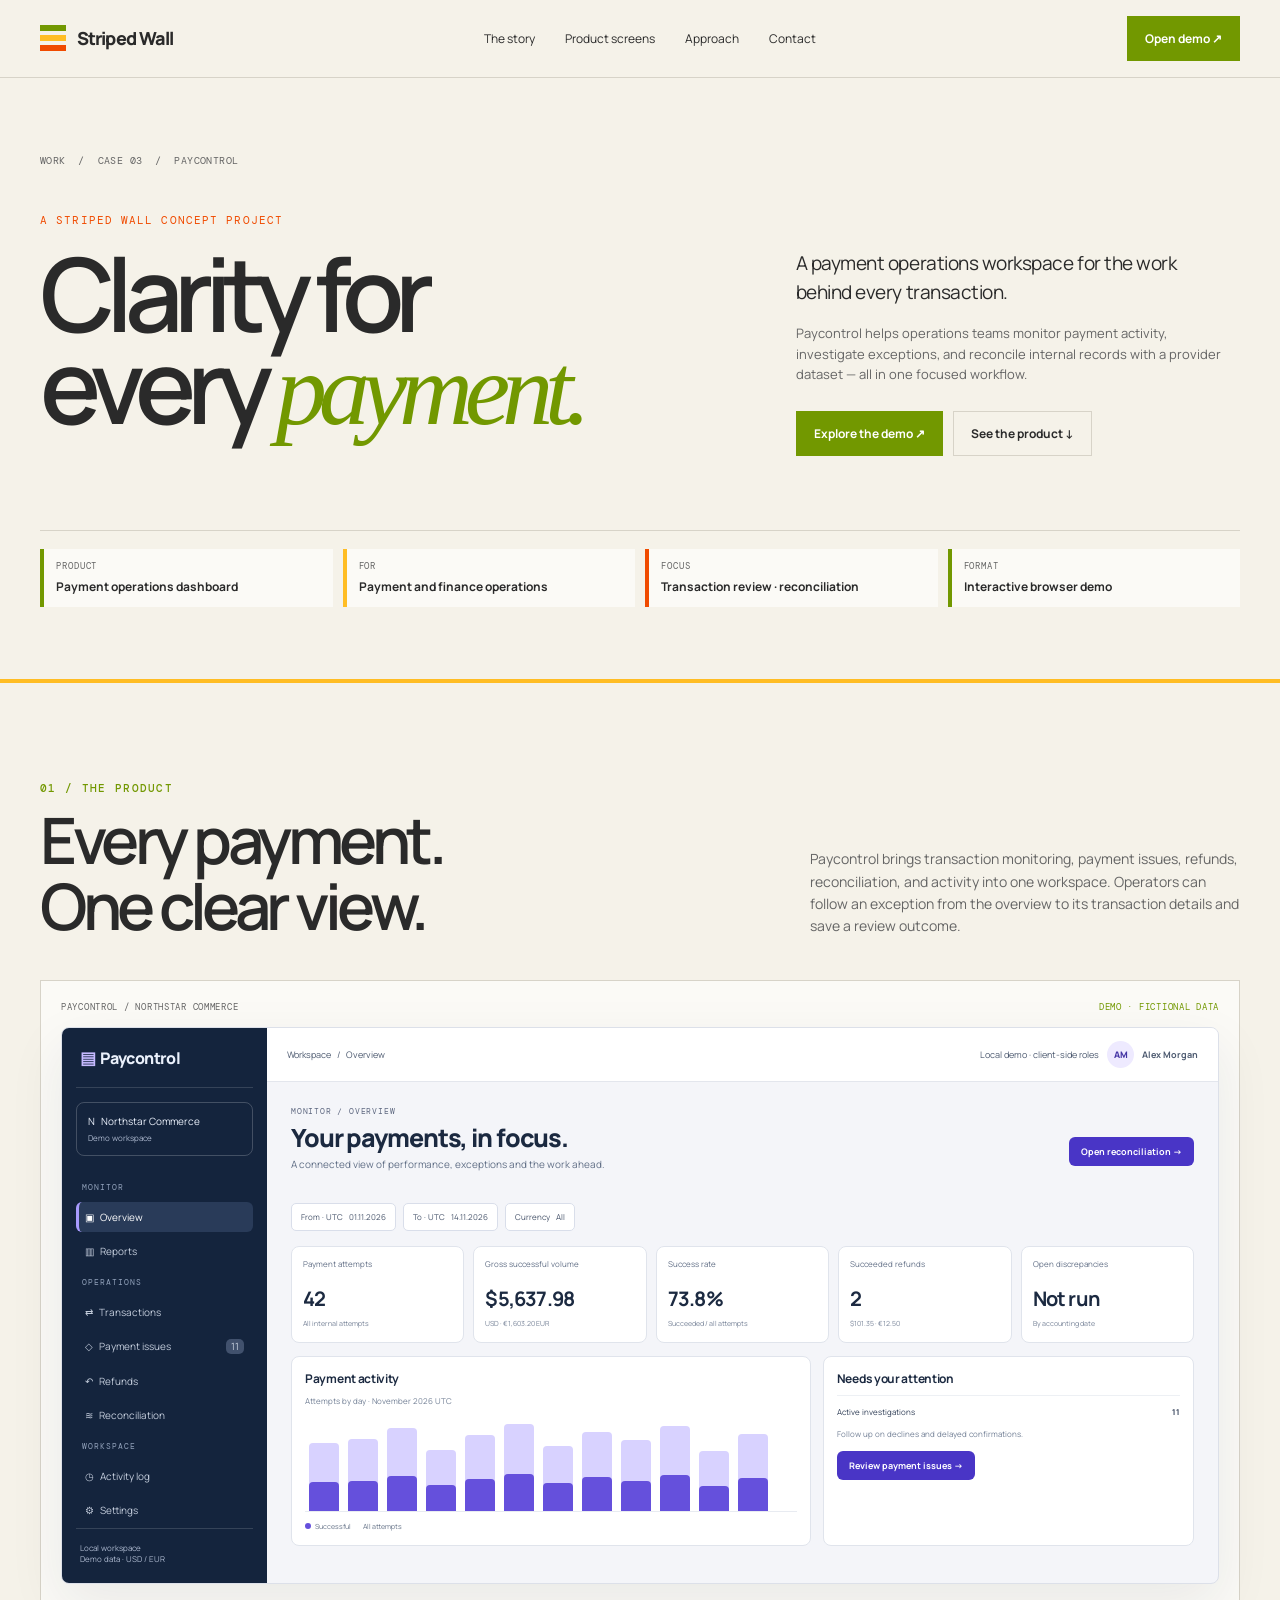
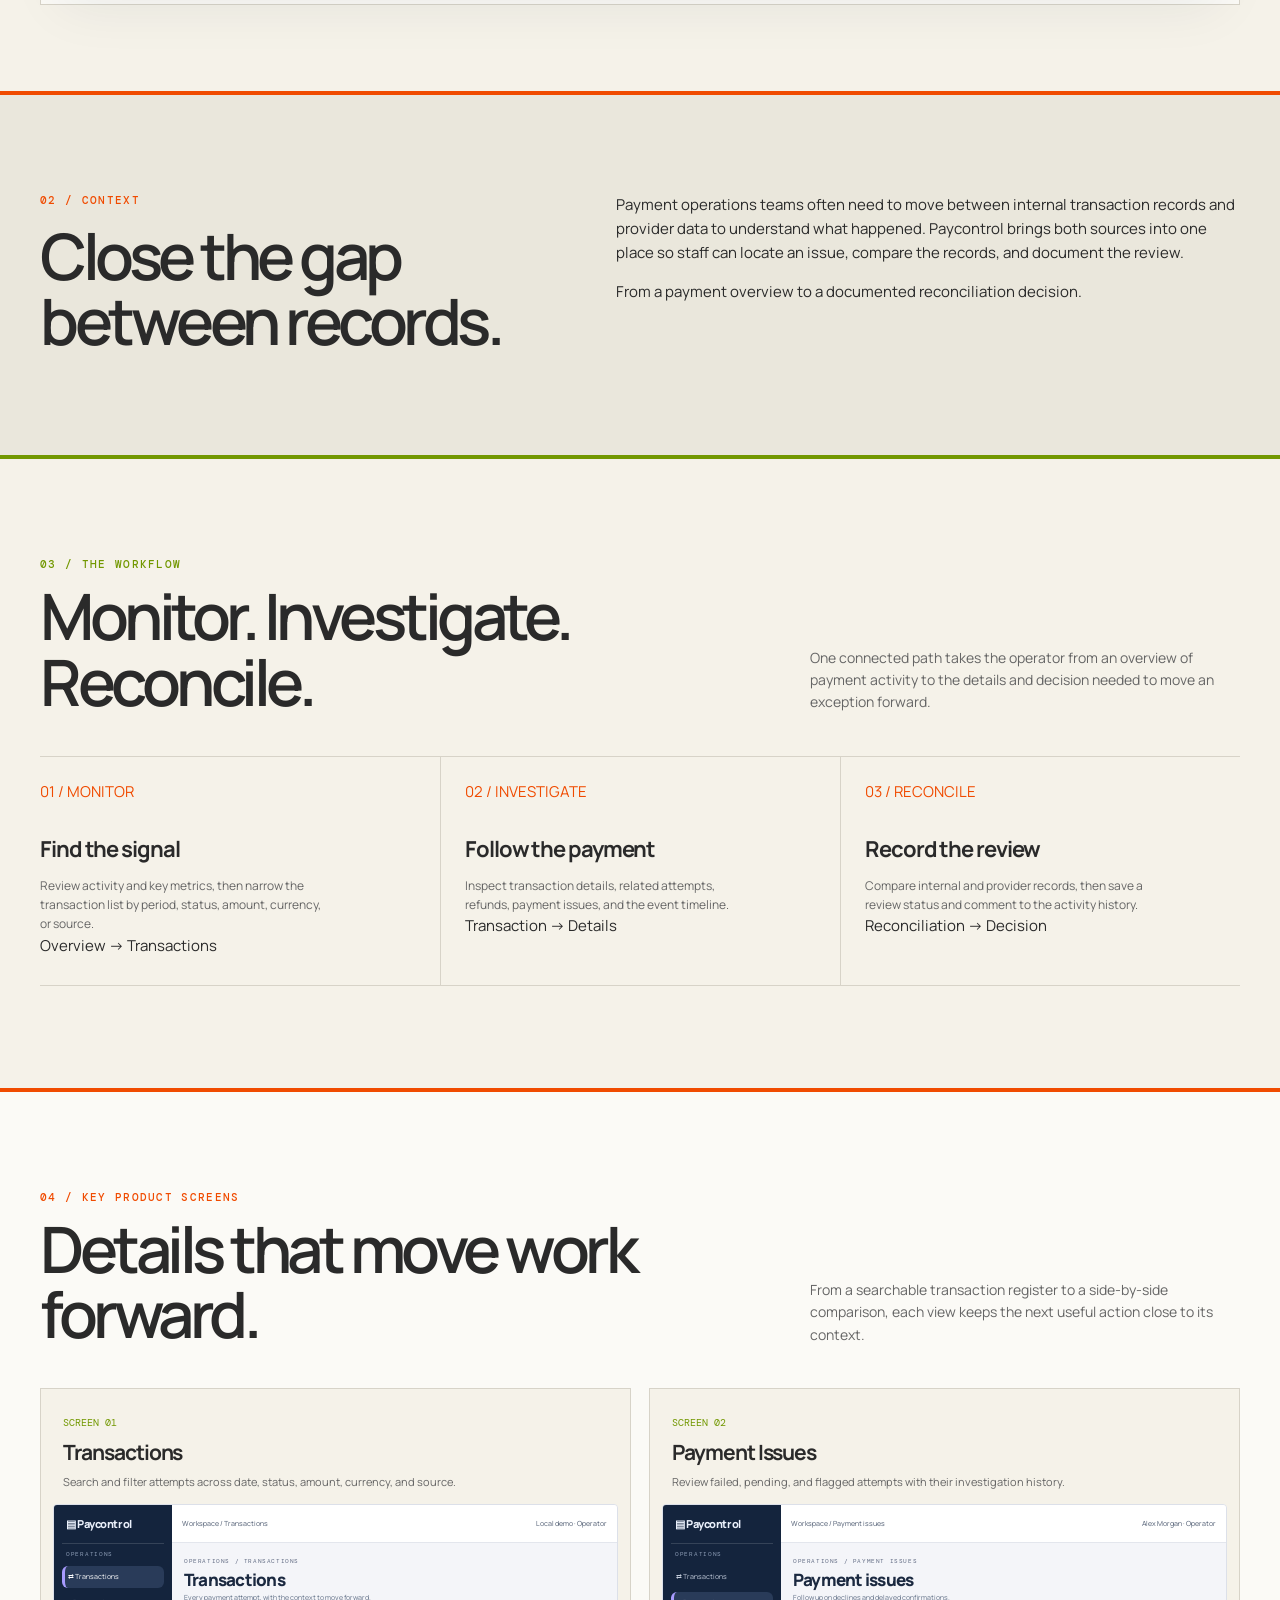
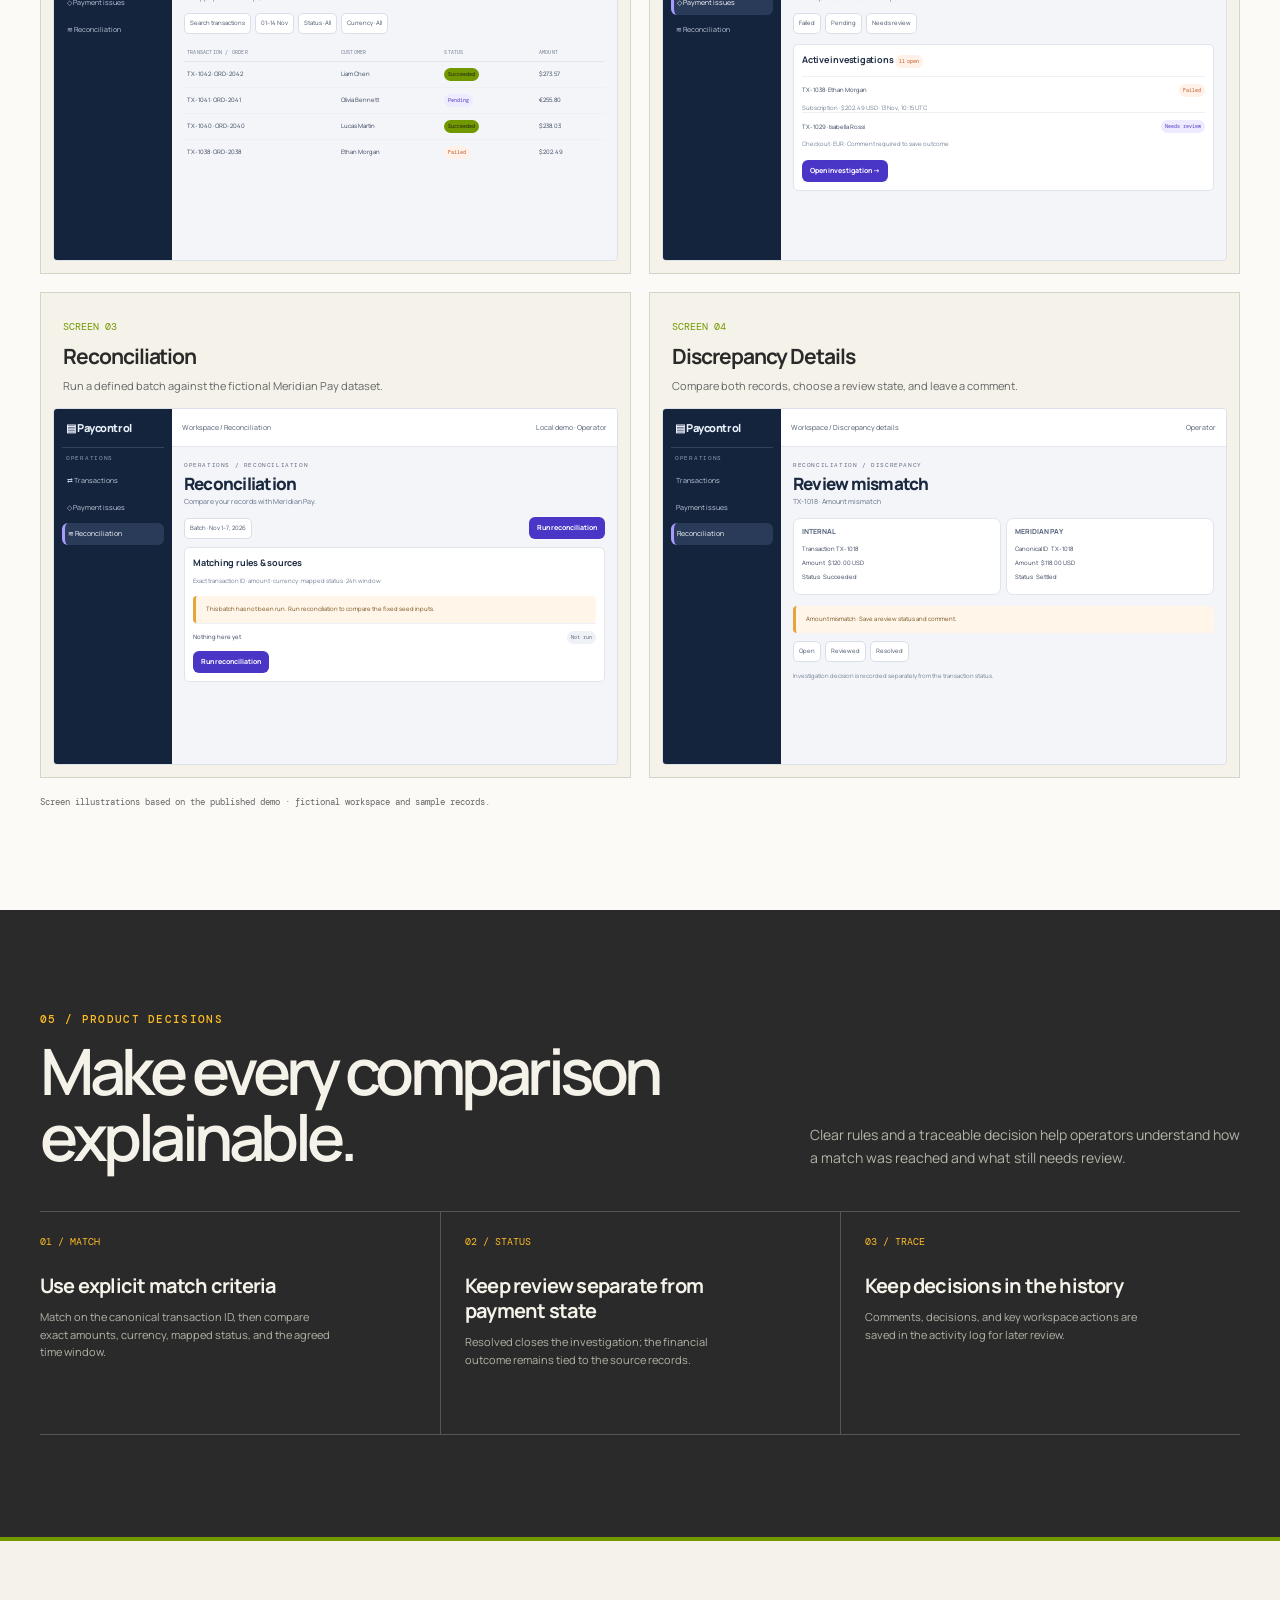
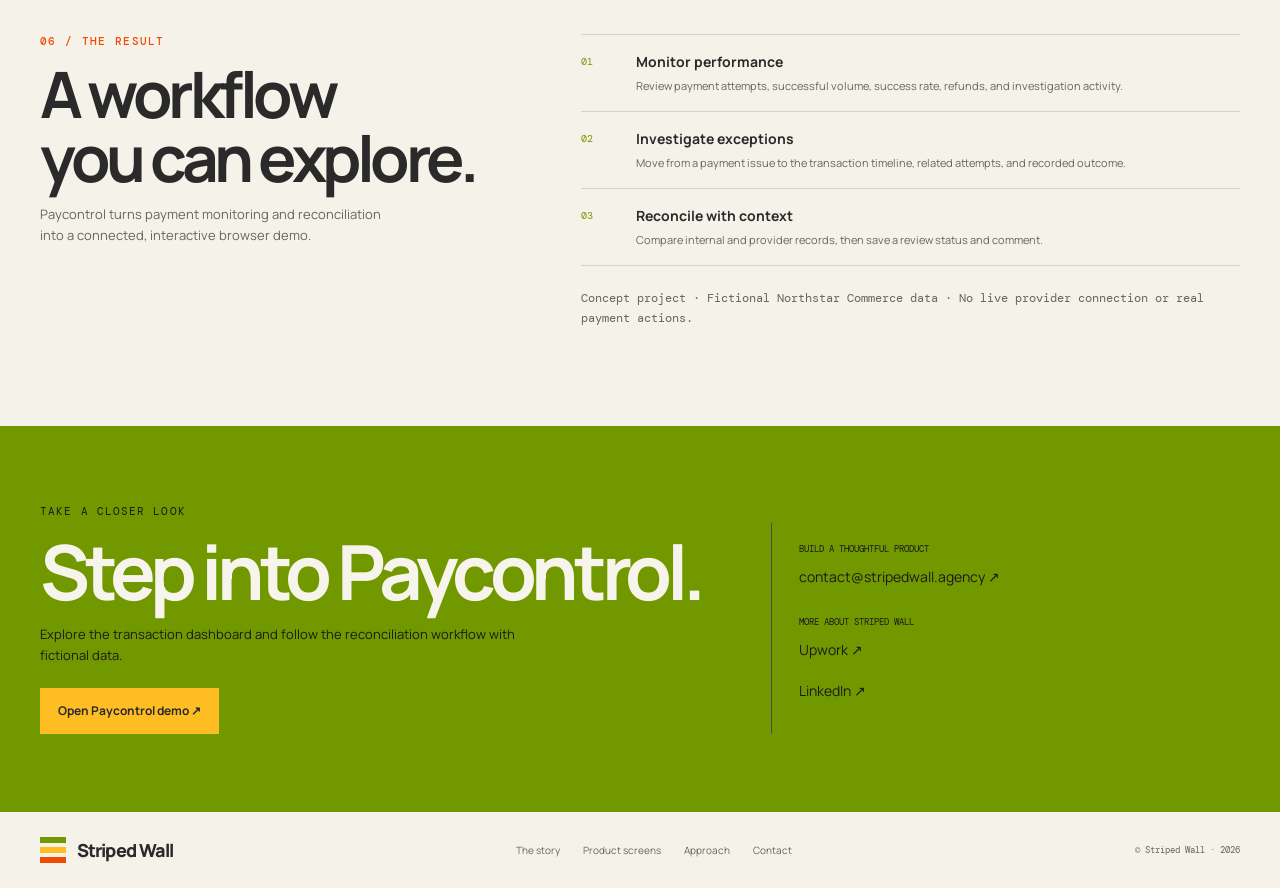
<file: work/paycontrol/index.html>
<!doctype html>
<html lang="en">
  <head>
    <meta charset="utf-8" />
    <meta name="viewport" content="width=device-width,initial-scale=1" />
    <meta
      name="description"
      content="Paycontrol — payment operations and reconciliation dashboard by Striped Wall."
    />
    <title>Paycontrol — Clarity for every payment | Striped Wall</title>
    <link rel="icon" type="image/svg+xml" href="../../assets/favicon.svg" />

    <link rel="preconnect" href="https://fonts.googleapis.com" />
    <link rel="preconnect" href="https://fonts.gstatic.com" crossorigin />
    <link
      rel="stylesheet"
      href="https://fonts.googleapis.com/css2?family=DM+Mono:wght@400;500&family=Manrope:wght@400;500;600;700;800&display=swap"
      media="print"
      onload="this.media = 'all'"
    />
    <noscript
      ><link
        rel="stylesheet"
        href="https://fonts.googleapis.com/css2?family=DM+Mono:wght@400;500&family=Manrope:wght@400;500;600;700;800&display=swap"
    /></noscript>
<style data-source="../../assets/css/paycontrol.css">
:root {
  --paper: #f5f2e9;
  --ink: #2a2a2a;
  --muted: #77776e;
  --yellow: #ffbd24;
  --orange: #f04b00;
  --line: #d7d3c8;
  --white: #fbfaf6;
  --soft: #eae7dc;
  --serif: Georgia, "Times New Roman", serif;
  --sans: "Manrope", Arial, sans-serif;
  --mono: "DM Mono", monospace;
  --app: #f6f6f1;
  --app-ink: #272727;
  --app-muted: #868686;
  --app-line: #e2e2e2;
  --navy: #232323;
}
* {
  box-sizing: border-box;
}
html {
  scroll-behavior: smooth;
}
body {
  margin: 0;
  background: var(--paper);
  color: var(--ink);
  font: 15px/1.6 var(--sans);
}
a {
  color: inherit;
  text-decoration: none;
}
.wrap {
  width: min(1240px, calc(100% - 80px));
  margin: auto;
}
.eyebrow {
  font: 11px var(--mono);
  letter-spacing: 0.1em;
  text-transform: uppercase;
  color: var(--muted);
}
.stripe {
  display: flex;
  gap: 4px;
  width: 26px;
  height: 26px;
  flex-direction: column;
}
.stripe i {
  height: 6px;
  background: var(--green);
}
.stripe i:nth-child(2) {
  background: var(--yellow);
}
.stripe i:nth-child(3) {
  background: var(--orange);
}
header {
  height: 78px;
  border-bottom: 1px solid var(--line);
  display: flex;
  align-items: center;
}
.nav {
  display: flex;
  align-items: center;
  justify-content: space-between;
}
.brand {
  display: flex;
  gap: 11px;
  align-items: center;
  font-size: 18px;
  font-weight: 800;
  letter-spacing: -0.05em;
}
.links {
  display: flex;
  align-items: center;
  gap: 30px;
  font-size: 12px;
}
.nav-cta,
.button {
  display: inline-flex;
  align-items: center;
  justify-content: center;
  padding: 12px 17px;
  border: 1px solid var(--ink);
  font-size: 12px;
  font-weight: 700;
  transition: 0.18s;
}
.nav-cta:hover,
.button.primary:hover {
  background: var(--ink);
  border-color: var(--ink);
  color: white;
}
.nav-cta {
  background: var(--green);
  color: #fff;
  border-color: var(--green);
}
.mobile-menu {
  display: none;
}
.hero {
  padding: 76px 0 72px;
}
.crumb {
  font: 10px var(--mono);
  color: var(--muted);
  letter-spacing: 0.04em;
}
.crumb a:hover {
  color: var(--green);
}
.hero-grid {
  display: grid;
  grid-template-columns: 1fr 0.68fr;
  gap: 8vw;
  align-items: end;
  margin-top: 46px;
}
.hero .eyebrow {
  color: var(--orange);
}
h1,
h2,
h3,
p {
  margin-top: 0;
}
.hero h1 {
  font-size: clamp(62px, 8vw, 112px);
  line-height: 0.9;
  letter-spacing: -0.085em;
  font-weight: 600;
  margin: 20px 0 28px;
}
.hero h1 em {
  font-family: var(--serif);
  font-weight: 400;
  color: var(--green);
  letter-spacing: -0.08em;
}
.hero-copy {
  max-width: 430px;
  padding-bottom: 8px;
}
.hero-copy .lead {
  font-size: 19px;
  line-height: 1.55;
  letter-spacing: -0.025em;
  margin-bottom: 15px;
}
.hero-copy p:last-of-type {
  color: var(--muted);
  font-size: 13px;
}
.hero-actions {
  display: flex;
  gap: 10px;
  margin-top: 26px;
}
.button.primary {
  background: var(--green);
  border-color: var(--green);
  color: #fff;
}
.button.secondary {
  border-color: var(--line);
}
.facts {
  display: flex;
  flex-wrap: wrap;
  gap: 9px 10px;
  border-top: 1px solid var(--line);
  margin-top: 66px;
  padding-top: 18px;
}
.fact {
  display: flex;
  flex-direction: column;
  justify-content: center;
  flex: 1 1 190px;
  min-height: 58px;
  padding: 8px 12px;
  border: 0;
  border-left: 4px solid var(--green);
  background: var(--white);
}
.fact + .fact {
  border-left: 4px solid var(--green);
  padding-left: 12px;
}
.fact:nth-child(2) {
  border-left-color: var(--yellow);
}
.fact:nth-child(3) {
  border-left-color: var(--orange);
}
.fact:nth-child(4) {
  border-left-color: var(--green);
}
.fact small {
  display: block;
  font: 9px var(--mono);
  letter-spacing: 0.1em;
  text-transform: uppercase;
  color: var(--muted);
  margin: 0 0 5px;
}
.fact b {
  font-size: 12px;
  font-weight: 700;
}
section {
  padding: 102px 0;
}
.product-section,
#story,
#approach,
#screens,
.outcomes {
  position: relative;
  border-top: 0;
}
.product-section::before,
#story::before,
#approach::before,
#screens::before,
.outcomes::before {
  content: "";
  position: absolute;
  z-index: 2;
  top: 0;
  left: 50%;
  transform: translateX(-50%);
  width: 100vw;
  height: 4px;
}
.product-section::before {
  background: var(--yellow);
}
#story::before {
  background: var(--orange);
}
#approach::before {
  background: var(--green);
}
#screens::before {
  background: var(--orange);
}
.outcomes::before {
  background: var(--green);
}
.section-head {
  display: flex;
  justify-content: space-between;
  align-items: end;
  gap: 40px;
  margin-bottom: 42px;
}
.section-head h2,
.split-copy h2 {
  font-size: clamp(39px, 5vw, 66px);
  line-height: 1.02;
  letter-spacing: -0.07em;
  font-weight: 600;
  margin: 12px 0 0;
}
.section-head p {
  max-width: 430px;
  color: var(--muted);
  margin: 0;
  font-size: 14px;
}
.section-head .eyebrow,
.split-copy .eyebrow,
.outcome-row .eyebrow {
  font-size: 11px;
  font-weight: 500;
  letter-spacing: 0.12em;
}
.product-section .eyebrow,
#approach .eyebrow {
  color: var(--green);
}
#story .eyebrow,
#screens .eyebrow,
.outcome-row .eyebrow {
  color: var(--orange);
}
#decisions .section-head .eyebrow {
  color: var(--yellow);
}
.visual {
  background: var(--white);
  border: 1px solid var(--line);
  padding: 20px;
  position: relative;
}
.visual-cap {
  display: flex;
  justify-content: space-between;
  gap: 16px;
  font: 9px var(--mono);
  letter-spacing: 0.08em;
  text-transform: uppercase;
  color: var(--muted);
  padding-bottom: 14px;
}
.visual-cap .tag {
  color: var(--green);
}
/* Product UI illustration */
.app {
  display: grid;
  grid-template-columns: 190px 1fr;
  min-height: 520px;
  background: var(--app);
  border: 1px solid #dfdfdf;
  color: var(--app-ink);
  font: 11px/1.45 var(--sans);
  overflow: hidden;
}
.app-side {
  background: var(--navy);
  color: #f4f4ed;
  padding: 21px 16px;
  display: flex;
  flex-direction: column;
}
.app-brand {
  font-size: 11px;
  font-weight: 800;
  letter-spacing: 0.05em;
  display: flex;
  align-items: center;
  gap: 8px;
  padding: 1px 3px 25px;
  border-bottom: 1px solid #3e3e3e;
}
.app-brand i {
  display: inline-block;
  width: 9px;
  height: 9px;
  background: var(--green);
  border-radius: 50%;
}
.app-label {
  font: 8px var(--mono);
  letter-spacing: 0.1em;
  color: #929292;
  margin: 23px 4px 8px;
  text-transform: uppercase;
}
.app-nav {
  padding: 8px 10px;
  border-radius: 3px;
  color: #c1c1c1;
  margin: 1px 0;
}
.app-nav.active {
  background: #383838;
  color: #fff;
}
.app-nav span {
  float: right;
  color: var(--green);
}
.app-user {
  margin-top: auto;
  border-top: 1px solid #3e3e3e;
  padding: 14px 3px 0;
  font-size: 9px;
  color: #c1c1c1;
}
.app-user b {
  display: block;
  color: #fff;
  font-size: 10px;
}
.app-main {
  padding: 25px 28px 28px;
  min-width: 0;
}
.app-top {
  display: flex;
  justify-content: space-between;
  align-items: center;
  border-bottom: 1px solid var(--app-line);
  padding: 0 0 15px;
  color: var(--app-muted);
  font: 8px var(--mono);
  letter-spacing: 0.05em;
}
.demo-pill {
  background: var(--green);
  color: #1a1a1a;
  padding: 4px 8px;
  border-radius: 2px;
}
.app-title {
  font: 32px/1.05 var(--serif);
  letter-spacing: -0.04em;
  margin: 22px 0 3px;
}
.app-sub {
  font-size: 10px;
  color: var(--app-muted);
}
.app-filters {
  display: flex;
  gap: 8px;
  margin: 17px 0 16px;
}
.filter {
  background: #fff;
  border: 1px solid var(--app-line);
  padding: 6px 9px;
  color: #575757;
  font-size: 8px;
}
.metric-grid {
  display: grid;
  grid-template-columns: repeat(4, 1fr);
  border: 1px solid var(--app-line);
  background: #fff;
}
.metric {
  padding: 12px 13px;
  border-right: 1px solid var(--app-line);
}
.metric:last-child {
  border: 0;
}
.metric small {
  display: block;
  color: var(--app-muted);
  font-size: 8px;
  margin-bottom: 5px;
}
.metric b {
  font: 24px var(--serif);
  font-weight: 400;
}
.dashboard-lower {
  display: grid;
  grid-template-columns: 0.9fr 1.1fr;
  gap: 16px;
  margin-top: 17px;
}
.panel {
  background: #fff;
  border: 1px solid var(--app-line);
  padding: 13px;
  min-width: 0;
}
.panel h4 {
  font: 15px var(--serif);
  margin: 0 0 4px;
}
.panel-sub {
  font: 8px var(--mono);
  color: var(--app-muted);
  margin-bottom: 13px;
}
.bars {
  height: 126px;
  display: flex;
  align-items: end;
  gap: 12px;
  padding: 8px 6px 0;
  border-bottom: 1px solid var(--app-line);
}
.bar {
  flex: 1;
  background: var(--green);
  max-width: 34px;
  position: relative;
}
.bar:after {
  content: attr(data-date);
  position: absolute;
  top: calc(100% + 5px);
  left: 50%;
  transform: translateX(-50%);
  font: 7px var(--mono);
  color: var(--app-muted);
  white-space: nowrap;
}
.table-head,
.table-row {
  display: grid;
  grid-template-columns: 1.05fr 1fr 0.7fr;
  gap: 4px;
  align-items: center;
}
.table-head {
  font: 7px var(--mono);
  letter-spacing: 0.04em;
  color: var(--app-muted);
  padding: 7px 0;
  border-bottom: 1px solid var(--app-line);
}
.table-row {
  font-size: 8px;
  padding: 9px 0;
  border-bottom: 1px solid #eeeeee;
}
.table-row:last-child {
  border: 0;
}
.status {
  font: 7px var(--mono);
  color: #b8402c;
  background: #fff0ea;
  padding: 3px 5px;
  width: max-content;
}
.context {
  background: var(--soft);
}
.split {
  display: grid;
  grid-template-columns: 0.85fr 1.15fr;
  gap: 9vw;
  align-items: start;
}
.split-copy {
  position: sticky;
  top: 36px;
}
.split-copy .eyebrow {
  color: var(--orange);
}
.split-copy h2 {
  margin: 16px 0 0;
}
.context-copy {
  padding-top: 5px;
}
.context-copy p {
  font-size: 17px;
  line-height: 1.65;
  max-width: 630px;
}
.context-copy p.muted {
  font-size: 13px;
  color: var(--muted);
}
.callout {
  margin-top: 32px;
  padding: 21px 0;
  border-top: 3px solid var(--green);
  border-bottom: 1px solid #c9c5b9;
  font-size: 20px;
  line-height: 1.35;
  letter-spacing: -0.035em;
  max-width: 650px;
}
.callout span {
  display: block;
  font: 9px var(--mono);
  letter-spacing: 0.08em;
  color: var(--muted);
  text-transform: uppercase;
  margin-bottom: 9px;
}
.journey {
  display: grid;
  grid-template-columns: repeat(3, 1fr);
  border-top: 1px solid var(--line);
  border-bottom: 1px solid var(--line);
}
.journey article {
  display: flex;
  flex-direction: column;
  padding: 23px 24px 27px 0;
  min-height: 205px;
}
.journey article + article {
  padding-left: 24px;
  border-left: 1px solid var(--line);
}
.journey .step {
  font: 10px var(--mono);
  color: var(--green);
}
.journey h3 {
  font-size: 22px;
  letter-spacing: -0.05em;
  margin: 28px 0 9px;
}
.journey p {
  font-size: 12px;
  color: var(--muted);
  max-width: 290px;
  margin: 0;
}
.journey .mini-label {
  font: 9px var(--mono);
  text-transform: uppercase;
  color: var(--orange);
  margin-top: auto;
  padding-top: 19px;
}
.screens {
  background: var(--white);
}
.screen-grid {
  display: grid;
  grid-template-columns: 1fr 1fr;
  gap: 18px;
}
.screen-card {
  border: 1px solid var(--line);
  background: var(--paper);
  min-width: 0;
}
.screen-card.wide {
  grid-column: 1/-1;
}
.screen-title {
  display: flex;
  justify-content: space-between;
  align-items: start;
  padding: 21px 22px 15px;
}
.screen-title .n {
  font: 10px var(--mono);
  color: var(--green);
}
.screen-title h3 {
  font-size: 21px;
  letter-spacing: -0.05em;
  margin: 3px 0 3px;
}
.screen-title p {
  font-size: 11px;
  color: var(--muted);
  margin: 0;
  max-width: 420px;
}
.screen-frame {
  padding: 0 14px 14px;
}
.mini-app {
  border: 1px solid #dedede;
  background: var(--app);
  overflow: hidden;
  color: var(--app-ink);
  font: 8px var(--sans);
}
.mini-top {
  background: var(--navy);
  color: #e8e8e8;
  padding: 8px 10px;
  font: 7px var(--mono);
  letter-spacing: 0.04em;
}
.mini-content {
  padding: 13px 15px;
}
.mini-heading {
  font: 22px var(--serif);
  margin: 0 0 4px;
}
.mini-caption {
  font-size: 7px;
  color: var(--app-muted);
  margin-bottom: 12px;
}
.mini-toolbar {
  display: flex;
  justify-content: space-between;
  gap: 8px;
  align-items: center;
  border-bottom: 1px solid var(--app-line);
  padding-bottom: 9px;
  margin-bottom: 10px;
}
.mini-control {
  background: white;
  border: 1px solid var(--app-line);
  padding: 5px 7px;
  font-size: 7px;
  color: #666;
}
.mini-button {
  background: var(--green);
  color: white;
  padding: 6px 10px;
  font: 7px var(--mono);
}
.mini-data {
  display: grid;
  grid-template-columns: 1.2fr 0.8fr;
  gap: 12px;
}
.mini-table {
  background: #fff;
  border: 1px solid var(--app-line);
  padding: 0 9px;
}
.mini-row {
  display: grid;
  grid-template-columns: 1.05fr 0.9fr 0.7fr 0.55fr;
  gap: 4px;
  padding: 8px 0;
  border-bottom: 1px solid #efefef;
  align-items: center;
  font-size: 7px;
}
.mini-row:last-child {
  border: 0;
}
.mini-row.head {
  font: 6px var(--mono);
  color: var(--app-muted);
  letter-spacing: 0.03em;
}
.mini-sidecard {
  background: #fff;
  border: 1px solid var(--app-line);
  padding: 11px;
}
.mini-sidecard b {
  display: block;
  font-size: 10px;
  margin-bottom: 8px;
}
.detail-layout {
  display: grid;
  grid-template-columns: 1.35fr 0.65fr;
  gap: 12px;
}
.detail-panel {
  background: #fff;
  border: 1px solid var(--app-line);
  padding: 12px;
}
.detail-kicker {
  font: 7px var(--mono);
  color: var(--app-muted);
  letter-spacing: 0.05em;
}
.detail-amount {
  font: 30px var(--serif);
  margin: 5px 0;
}
.detail-badge {
  display: inline-block;
  background: var(--green);
  color: #1a1a1a;
  padding: 4px 7px;
  font: 7px var(--mono);
}
.detail-rule {
  height: 1px;
  background: var(--app-line);
  margin: 12px 0;
}
.detail-field {
  display: flex;
  justify-content: space-between;
  gap: 10px;
  padding: 5px 0;
  font-size: 7px;
}
.detail-field span:first-child {
  color: var(--app-muted);
}
.reason {
  background: #fff3ee;
  color: #a8442b;
  padding: 8px;
  font-size: 7px;
  margin-top: 8px;
}
.refund-modal {
  max-width: 430px;
  margin: 7px auto;
  background: #fff;
  border: 1px solid var(--app-line);
  padding: 17px;
  box-shadow: 0 0 0 1200px rgba(31, 31, 31, 0.25);
  position: relative;
}
.refund-modal h4 {
  font: 20px var(--serif);
  margin: 0 0 4px;
}
.refund-modal p {
  font-size: 8px;
  color: var(--app-muted);
  margin-bottom: 13px;
}
.amount-box {
  background: var(--green);
  border: 1px solid var(--app-line);
  padding: 10px;
  margin-bottom: 11px;
}
.amount-box small {
  display: block;
  font-size: 7px;
  color: var(--app-muted);
}
.amount-box b {
  font: 21px var(--serif);
}
.select-box {
  border: 1px solid var(--app-line);
  padding: 8px;
  margin-bottom: 9px;
  color: #666;
  font-size: 7px;
}
.select-box span {
  float: right;
}
.modal-actions {
  display: flex;
  justify-content: flex-end;
  gap: 7px;
  margin-top: 14px;
}
.modal-actions i {
  font-style: normal;
  padding: 6px 9px;
  border: 1px solid var(--app-line);
  font-size: 7px;
}
.modal-actions i:last-child {
  background: var(--green);
  border-color: var(--green);
  color: white;
}
.after-refund {
  display: grid;
  grid-template-columns: 1fr 1fr;
  gap: 11px;
}
.refunded-card,
.activity-card {
  background: #fff;
  border: 1px solid var(--app-line);
  padding: 12px;
}
.refunded-card strong {
  font: 18px var(--serif);
  display: block;
  margin: 8px 0;
}
.activity-line {
  border-left: 1px solid var(--green);
  padding: 0 0 8px 11px;
  margin: 10px 0;
  font-size: 7px;
}
.activity-line b {
  display: block;
  font-size: 8px;
}
.activity-line small {
  color: var(--app-muted);
}
.decisions {
  background: var(--ink);
  color: var(--paper);
}
.decisions .eyebrow {
  color: #b5b3a8;
}
.decisions .section-head p {
  color: #b5b3a8;
}
.decision-grid {
  display: grid;
  grid-template-columns: repeat(3, 1fr);
  border-top: 1px solid #555555;
  border-bottom: 1px solid #555555;
}
.decision {
  padding: 23px 24px 27px 0;
  min-height: 222px;
}
.decision + .decision {
  border-left: 1px solid #555555;
  padding-left: 24px;
}
.decision .n {
  font: 10px var(--mono);
  color: var(--yellow);
}
.decision h3 {
  font-size: 20px;
  line-height: 1.25;
  letter-spacing: -0.04em;
  margin: 25px 0 10px;
  max-width: 270px;
}
.decision p {
  font-size: 11px;
  color: #b5b3a8;
  max-width: 290px;
}
.architecture {
  display: grid;
  grid-template-columns: 1fr 1fr;
  gap: 44px;
  margin-top: 68px;
}
.architecture h3 {
  font-size: 24px;
  letter-spacing: -0.05em;
  margin: 8px 0 19px;
}
.stack {
  display: flex;
  flex-wrap: wrap;
  gap: 7px;
}
.stack span {
  font: 9px var(--mono);
  border: 1px solid #555555;
  color: #e1e0d6;
  padding: 7px 9px;
}
.arch-note {
  font-size: 12px;
  color: #b5b3a8;
  max-width: 500px;
  margin: 0;
}
.arch-note strong {
  color: var(--paper);
  font-weight: 600;
}
.truth {
  border-top: 3px solid var(--yellow);
  margin-top: 32px;
  padding-top: 15px;
  font-size: 11px;
  color: #b5b3a8;
}
.truth b {
  color: var(--paper);
}
.outcomes {
  padding: 97px 0;
}
.outcome-row {
  display: grid;
  grid-template-columns: 0.8fr 1.2fr;
  gap: 8vw;
}
.outcome-row h2 {
  font-size: clamp(40px, 5vw, 65px);
  line-height: 1;
  letter-spacing: -0.07em;
  margin: 14px 0;
}
.outcome-list {
  border-top: 1px solid var(--line);
}
.outcome-item {
  display: grid;
  grid-template-columns: 40px 1fr;
  gap: 15px;
  padding: 16px 0;
  border-bottom: 1px solid var(--line);
}
.outcome-item .n {
  font: 10px var(--mono);
  color: var(--green);
  padding-top: 4px;
}
.outcome-item b {
  display: block;
  font-size: 14px;
  margin-bottom: 4px;
}
.outcome-item p {
  font-size: 11px;
  color: var(--muted);
  margin: 0;
  max-width: 540px;
}
.demo-note {
  font: 9px var(--mono);
  color: var(--muted);
  margin-top: 22px;
}
.next {
  background: var(--green);
  color: #f7f4eb;
  padding: 78px 0;
}
.next .eyebrow {
  color: #1a1a1a;
}
.next-grid {
  display: grid;
  grid-template-columns: 1fr 0.7fr;
  gap: 60px;
  align-items: end;
}
.next h2 {
  font-size: clamp(42px, 6vw, 76px);
  letter-spacing: -0.07em;
  line-height: 1;
  margin: 15px 0;
}
.next p {
  font-size: 13px;
  color: #e5e3d6;
  max-width: 520px;
  margin: 0;
}
.next .button {
  background: var(--yellow);
  border-color: var(--yellow);
  color: var(--ink);
  margin-top: 23px;
}
.contact-mini {
  border-left: 1px solid var(--green);
  padding: 12px 0 12px 27px;
}
.contact-mini small {
  font: 9px var(--mono);
  color: #1a1a1a;
  text-transform: uppercase;
}
.contact-mini a {
  display: block;
  font-size: 14px;
  margin: 7px 0 19px;
}
.footer {
  padding: 24px 0;
}
.footrow {
  display: flex;
  align-items: center;
  justify-content: space-between;
  gap: 20px;
}
.footlinks {
  display: flex;
  gap: 23px;
  color: var(--muted);
  font-size: 10px;
}
.copyright {
  font: 9px var(--mono);
  color: var(--muted);
}
@media (max-width: 900px) {
  .wrap {
    width: calc(100% - 48px);
  }
  .hero-grid {
    gap: 40px;
  }
  .app {
    grid-template-columns: 155px 1fr;
  }
  .app-main {
    padding: 21px 19px;
  }
  .facts {
    gap: 8px;
  }
  .fact {
    flex-basis: calc(50% - 8px);
  }
  .section-head {
    align-items: start;
  }
  .split {
    gap: 45px;
  }
  .split-copy {
    position: static;
  }
  .app-side {
    padding: 17px 12px;
  }
  .architecture {
    gap: 25px;
  }
}
@media (max-width: 640px) {
  header {
    height: 66px;
  }
  .wrap {
    width: calc(100% - 36px);
  }
  .links,
  .nav-cta {
    display: none;
  }
  .mobile-menu {
    display: block;
    font: 10px var(--mono);
  }
  .hero {
    padding: 46px 0 56px;
  }
  .hero-grid {
    grid-template-columns: 1fr;
    gap: 18px;
    margin-top: 34px;
  }
  .hero h1 {
    font-size: clamp(58px, 17vw, 84px);
    margin: 18px 0;
  }
  .hero-copy .lead {
    font-size: 17px;
  }
  .hero-actions {
    flex-wrap: wrap;
  }
  .facts {
    margin-top: 42px;
  }
  .fact {
    padding: 8px 10px 8px 12px;
  }
  .fact + .fact {
    padding-left: 12px;
  }
  .fact:nth-child(3) {
    padding-left: 12px;
  }
  section {
    padding: 72px 0;
  }
  .section-head {
    display: block;
    margin-bottom: 30px;
  }
  .section-head p {
    margin-top: 15px;
  }
  .section-head h2,
  .split-copy h2 {
    font-size: 42px;
  }
  .visual {
    padding: 10px;
  }
  .visual-cap {
    font-size: 7px;
  }
  .app {
    grid-template-columns: 1fr;
    min-height: auto;
  }
  .app-side {
    display: none;
  }
  .app-main {
    padding: 16px 12px;
  }
  .app-title {
    font-size: 27px;
  }
  .app-filters {
    margin: 12px 0;
  }
  .filter {
    font-size: 7px;
    padding: 5px 6px;
  }
  .metric {
    padding: 8px 6px;
  }
  .metric small {
    font-size: 6px;
  }
  .metric b {
    font-size: 18px;
  }
  .dashboard-lower {
    grid-template-columns: 1fr;
    gap: 10px;
  }
  .bars {
    height: 90px;
  }
  .panel {
    padding: 10px;
  }
  .table-row {
    font-size: 7px;
  }
  .split {
    grid-template-columns: 1fr;
    gap: 28px;
  }
  .context-copy p {
    font-size: 15px;
  }
  .callout {
    font-size: 18px;
  }
  .journey {
    grid-template-columns: 1fr;
  }
  .journey article,
  .journey article + article {
    min-height: 0;
    padding: 20px 0;
    border-left: 0;
    border-bottom: 1px solid var(--line);
  }
  .journey article:last-child {
    border-bottom: 0;
  }
  .journey h3 {
    margin: 14px 0 5px;
  }
  .screen-grid {
    grid-template-columns: 1fr;
  }
  .screen-card.wide {
    grid-column: auto;
  }
  .screen-title {
    padding: 16px 15px 12px;
  }
  .screen-frame {
    padding: 0 9px 9px;
  }
  .mini-content {
    padding: 10px;
  }
  .mini-data {
    grid-template-columns: 1fr;
  }
  .mini-sidecard {
    display: none;
  }
  .mini-row {
    font-size: 6px;
  }
  .mini-row.head {
    font-size: 5px;
  }
  .detail-layout {
    grid-template-columns: 1fr;
  }
  .detail-layout .detail-panel:last-child {
    display: none;
  }
  .refund-modal {
    margin: 7px auto;
    padding: 12px;
  }
  .after-refund {
    grid-template-columns: 1fr;
  }
  .decision-grid {
    grid-template-columns: 1fr;
  }
  .decision,
  .decision + .decision {
    min-height: 0;
    padding: 20px 0;
    border-left: 0;
    border-bottom: 1px solid #555555;
  }
  .decision:last-child {
    border-bottom: 0;
  }
  .decision h3 {
    margin: 13px 0 6px;
  }
  .architecture {
    grid-template-columns: 1fr;
    gap: 30px;
    margin-top: 45px;
  }
  .outcome-row {
    grid-template-columns: 1fr;
    gap: 27px;
  }
  .outcome-row h2 {
    font-size: 44px;
  }
  .next-grid {
    grid-template-columns: 1fr;
    gap: 32px;
  }
  .contact-mini {
    border-left: 0;
    border-top: 1px solid var(--green);
    padding: 20px 0 0;
  }
  .footrow {
    flex-wrap: wrap;
  }
  .footlinks {
    order: 3;
    width: 100%;
    flex-wrap: wrap;
    gap: 13px;
  }
  .copyright {
    margin-left: auto;
  }
}
@media (prefers-reduced-motion: reduce) {
  html {
    scroll-behavior: auto;
  }
  * {
    transition: none !important;
  }
}

.flow-dual {
  display: grid;
  grid-template-columns: 1fr 1fr;
  gap: 14px;
}
.flow-view.with-nav {
  display: grid;
  grid-template-columns: 105px minmax(0, 1fr);
}
.flow-sidebar {
  background: var(--green);
  color: #1a1a1a;
  padding: 12px 8px;
  display: flex;
  flex-direction: column;
  gap: 6px;
  font: 7px var(--sans);
}
.flow-sidebrand {
  font-size: 9px;
  font-weight: 800;
  padding: 2px 3px 14px;
  border-bottom: 1px solid #5b5b5b;
  margin-bottom: 5px;
}
.flow-sidelabel {
  font: 6px var(--mono);
  letter-spacing: 0.1em;
  color: #1a1a1a;
  margin: 4px 3px;
}
.flow-sidenav {
  padding: 7px 6px;
  color: #1a1a1a;
  border-radius: 4px;
}
.flow-sidenav.active {
  background: white;
  color: #1a1a1a;
}
.flow-shell {
  min-width: 0;
}
.flow-view {
  background: #f5f5f5;
  border: 1px solid #e1e1e1;
  overflow: hidden;
  color: #2f2f2f;
  font: 9px/1.45 var(--sans);
  min-width: 0;
}
.flow-top {
  height: 35px;
  background: var(--green);
  color: #1a1a1a;
  padding: 0 12px;
  display: flex;
  align-items: center;
  justify-content: space-between;
  font: 7px var(--mono);
  letter-spacing: 0.05em;
}
.flow-main {
  padding: 16px;
}
.flow-label {
  font: 7px var(--mono);
  letter-spacing: 0.1em;
  color: #7d7d7d;
}
.flow-title {
  font: 22px/1.1 var(--sans);
  font-weight: 700;
  letter-spacing: -0.05em;
  margin: 7px 0 4px;
}
.flow-sub {
  font-size: 8px;
  color: #727272;
  margin-bottom: 13px;
}
.flow-plan {
  background: var(--green);
  color: #1a1a1a;
  border-radius: 8px;
  padding: 15px;
  min-height: 140px;
}
.flow-plan-tag {
  font: 7px var(--mono);
  letter-spacing: 0.09em;
}
.flow-plan h4 {
  font-size: 15px;
  margin: 13px 0 5px;
}
.flow-price {
  font-size: 9px;
}
.flow-end {
  font-size: 8px;
  margin-top: 13px;
  color: #1a1a1a;
}
.flow-cta {
  display: inline-block;
  background: var(--green);
  color: white;
  border-radius: 5px;
  padding: 7px 10px;
  font-size: 8px;
  margin-top: 10px;
}
.flow-plan .flow-state,
.flow-plan .flow-cta {
  box-shadow: inset 0 0 0 1px white;
}
.flow-card {
  background: #fff;
  border: 1px solid #e3e3e3;
  border-radius: 8px;
  padding: 12px;
  margin-top: 10px;
}
.flow-card-head {
  display: flex;
  align-items: center;
  justify-content: space-between;
  font-weight: 700;
  font-size: 9px;
  margin-bottom: 9px;
}
.flow-muted {
  font-size: 7px;
  color: #7d7d7d;
}
.flow-kpis {
  display: grid;
  grid-template-columns: repeat(3, 1fr);
  gap: 7px;
}
.flow-kpi {
  background: #fff;
  border: 1px solid #e4e4e4;
  border-radius: 7px;
  padding: 10px 8px;
}
.flow-kpi small {
  display: block;
  font-size: 7px;
  color: #7d7d7d;
}
.flow-kpi b {
  display: block;
  font-size: 16px;
  margin-top: 4px;
}
.flow-row {
  display: grid;
  grid-template-columns: 1fr 0.75fr 0.75fr;
  gap: 5px;
  align-items: center;
  padding: 8px 0;
  border-bottom: 1px solid #efefef;
  font-size: 7px;
}
.flow-row:last-child {
  border: 0;
}
.flow-state {
  display: inline-block;
  padding: 3px 6px;
  border-radius: 12px;
  background: var(--green);
  color: #1a1a1a;
  font: 7px var(--mono);
  width: max-content;
}
.flow-state.warn {
  background: #fff0d4;
  color: #8d6417;
}
.flow-state.neutral {
  background: #ededed;
  color: #636363;
}
.flow-cards {
  display: grid;
  grid-template-columns: 1fr 1fr;
  gap: 8px;
}
.flow-option {
  background: #fff;
  border: 1px solid #e2e2e2;
  border-radius: 7px;
  padding: 11px;
}
.flow-option.selected {
  border: 2px solid var(--green);
  padding: 10px;
}
.flow-option h5 {
  font-size: 9px;
  margin: 0 0 4px;
}
.flow-option strong {
  font-size: 13px;
}
.flow-option p {
  font-size: 7px;
  color: #7d7d7d;
  margin: 6px 0 0;
}
.flow-confirm {
  background: #fff;
  border: 1px solid #e2e2e2;
  border-radius: 7px;
  padding: 12px;
  margin-top: 9px;
}
.flow-line {
  display: flex;
  justify-content: space-between;
  gap: 6px;
  padding: 5px 0;
  border-bottom: 1px solid #efefef;
  font-size: 7px;
}
.flow-line:last-child {
  border: 0;
}
.flow-alert {
  background: #fff5df;
  border-left: 3px solid #e5ac37;
  border-radius: 4px;
  padding: 9px;
  font-size: 7px;
  margin: 10px 0;
}
.flow-screen-card {
  border: 1px solid var(--line);
  background: var(--paper);
  min-width: 0;
}
.flow-screen-card.wide {
  grid-column: 1/-1;
}
.flow-screen-title {
  padding: 20px 22px 14px;
}
.flow-screen-title .n {
  font: 10px var(--mono);
  color: var(--green);
}
.flow-screen-title h3 {
  font-size: 21px;
  letter-spacing: -0.05em;
  margin: 3px 0;
}
.flow-screen-title p {
  font-size: 11px;
  color: var(--muted);
  margin: 0;
}
.flow-screen-inner {
  padding: 0 14px 14px;
}
.flow-screen-inner .flow-view {
  min-height: 245px;
}
.flow-admin-list {
  margin-top: 10px;
}
.flow-note {
  font: 9px var(--mono);
  color: var(--muted);
  margin-top: 18px;
}
.flow-screens {
  display: grid;
  grid-template-columns: 1fr 1fr;
  gap: 18px;
}
.flow-decisions .decision .n {
  color: var(--yellow);
}
@media (max-width: 760px) {
  .flow-dual {
    grid-template-columns: 1fr;
  }
  .flow-main {
    padding: 13px;
  }
  .flow-view {
    font-size: 8px;
  }
  .flow-screens {
    grid-template-columns: 1fr;
  }
  .flow-screen-card.wide {
    grid-column: auto;
  }
}
@media (max-width: 640px) {
  .flow-kpis {
    grid-template-columns: 1fr 1fr;
  }
  .flow-screen-title {
    padding: 16px 15px 12px;
  }
  .flow-screen-inner {
    padding: 0 9px 9px;
  }
}

.pc-product {
  padding-bottom: 86px;
}
.pc-app {
  background: #f4f5f9;
  border: 1px solid #dce0e9;
  color: #17233a;
  border-radius: 8px;
  overflow: hidden;
  font: 11px/1.45 var(--sans);
  box-shadow: 0 20px 55px rgba(24, 35, 58, 0.08);
}
.pc-layout {
  display: grid;
  grid-template-columns: 205px minmax(0, 1fr);
  min-height: 500px;
}
.pc-sidebar {
  background: #14243d;
  color: #eaf0fb;
  padding: 18px 14px;
  display: flex;
  flex-direction: column;
}
.pc-logo {
  font-size: 16px;
  font-weight: 800;
  letter-spacing: -0.04em;
  padding: 0 4px 17px;
  border-bottom: 1px solid rgba(255, 255, 255, 0.14);
}
.pc-logo b {
  font-weight: 800;
  color: #fff;
}
.pc-logo-mark {
  color: #c5b9ff;
  font-size: 17px;
  margin-right: 5px;
}
.pc-workspace {
  border: 1px solid rgba(255, 255, 255, 0.2);
  border-radius: 8px;
  padding: 11px;
  margin: 14px 0 18px;
  font-size: 10px;
}
.pc-workspace small {
  display: block;
  color: #aebad0;
  margin-top: 3px;
  font-size: 8px;
}
.pc-nav-label {
  font: 8px var(--mono);
  letter-spacing: 0.12em;
  color: #91a1ba;
  margin: 8px 6px;
}
.pc-nav-item {
  padding: 8px 9px;
  border-radius: 6px;
  color: #c3ccdb;
  font-size: 10px;
  margin: 2px 0;
}
.pc-nav-item.active {
  color: #fff;
  background: #293b59;
  border-left: 3px solid #a89bff;
  padding-left: 6px;
}
.pc-nav-item .count {
  float: right;
  background: #41516d;
  padding: 0 5px;
  border-radius: 5px;
}
.pc-side-bottom {
  margin-top: auto;
  color: #aebad0;
  font-size: 8px;
  border-top: 1px solid rgba(255, 255, 255, 0.14);
  padding: 13px 4px 0;
}
.pc-main {
  min-width: 0;
}
.pc-topbar {
  height: 54px;
  background: #fff;
  border-bottom: 1px solid #e3e6ed;
  display: flex;
  align-items: center;
  justify-content: space-between;
  padding: 0 20px;
  color: #4d5a70;
  font-size: 9px;
}
.pc-profile {
  display: flex;
  align-items: center;
  gap: 8px;
}
.pc-avatar {
  width: 27px;
  height: 27px;
  border-radius: 50%;
  display: grid;
  place-items: center;
  background: #eeeaff;
  color: #4536a5;
  font-weight: 800;
}
.pc-main-content {
  padding: 24px 24px 28px;
}
.pc-eyebrow {
  font: 8px var(--mono);
  letter-spacing: 0.1em;
  color: #5e6880;
  text-transform: uppercase;
}
.pc-heading {
  font-size: 25px;
  line-height: 1.15;
  letter-spacing: -0.045em;
  font-weight: 800;
  color: #1b2940;
  margin: 8px 0 4px;
}
.pc-subtitle {
  font-size: 10px;
  color: #627087;
  margin-bottom: 17px;
}
.pc-actions {
  display: flex;
  gap: 8px;
  align-items: center;
  justify-content: space-between;
  margin-bottom: 15px;
}
.pc-button {
  display: inline-block;
  background: #4935c6;
  color: #fff;
  border-radius: 6px;
  padding: 8px 12px;
  font-size: 9px;
  font-weight: 700;
}
.pc-button.light {
  background: #fff;
  color: #28364c;
  border: 1px solid #d7dce6;
}
.pc-filters {
  display: flex;
  flex-wrap: wrap;
  gap: 7px;
  margin: 12px 0 15px;
}
.pc-filter {
  background: #fff;
  border: 1px solid #d9deea;
  border-radius: 5px;
  padding: 7px 9px;
  color: #46536a;
  font-size: 8px;
}
.pc-kpis {
  display: grid;
  grid-template-columns: repeat(5, minmax(0, 1fr));
  gap: 9px;
}
.pc-kpi {
  background: #fff;
  border: 1px solid #e0e4ec;
  border-radius: 8px;
  padding: 12px 11px;
  min-width: 0;
}
.pc-kpi small {
  display: block;
  color: #637087;
  font-size: 8px;
  line-height: 1.3;
  min-height: 21px;
}
.pc-kpi strong {
  display: block;
  color: #1c2a41;
  font-size: 20px;
  line-height: 1.15;
  letter-spacing: -0.04em;
  margin: 7px 0 4px;
}
.pc-kpi span {
  color: #778398;
  font-size: 7px;
}
.pc-lower {
  display: grid;
  grid-template-columns: 1.4fr 1fr;
  gap: 12px;
  margin-top: 13px;
}
.pc-panel {
  background: #fff;
  border: 1px solid #e0e4ec;
  border-radius: 8px;
  padding: 13px;
  min-width: 0;
}
.pc-panel h4 {
  font-size: 12px;
  letter-spacing: -0.025em;
  margin: 0 0 8px;
  color: #1c2a41;
}
.pc-panel-note {
  font-size: 8px;
  color: #738096;
}
.pc-chart {
  height: 105px;
  display: flex;
  align-items: end;
  gap: 9px;
  padding: 10px 4px 0;
  border-bottom: 1px solid #e8ebf1;
}
.pc-bar {
  flex: 1;
  max-width: 30px;
  background: #d8d2ff;
  border-radius: 4px 4px 0 0;
  position: relative;
}
.pc-bar:after {
  content: "";
  position: absolute;
  left: 0;
  right: 0;
  bottom: 0;
  height: 42%;
  background: #6550dc;
  border-radius: 4px 4px 0 0;
}
.pc-chart-key {
  display: flex;
  gap: 12px;
  margin-top: 10px;
  font-size: 7px;
  color: #68758a;
}
.pc-dot {
  display: inline-block;
  width: 6px;
  height: 6px;
  border-radius: 50%;
  background: #6550dc;
  margin-right: 4px;
}
.pc-task {
  display: flex;
  justify-content: space-between;
  align-items: center;
  padding: 10px 0;
  border-top: 1px solid #edf0f4;
  font-size: 8px;
  color: #334159;
}
.pc-table {
  width: 100%;
  border-collapse: collapse;
  font-size: 8px;
}
.pc-table th {
  text-align: left;
  color: #6e7b8e;
  font: 7px var(--mono);
  letter-spacing: 0.04em;
  padding: 8px 6px;
  border-bottom: 1px solid #e3e7ee;
}
.pc-table td {
  padding: 9px 6px;
  border-bottom: 1px solid #eef0f4;
  color: #344158;
  white-space: nowrap;
}
.pc-table tr:last-child td {
  border-bottom: 0;
}
.pc-status {
  display: inline-block;
  padding: 4px 7px;
  border-radius: 99px;
  background: #eeeaff;
  color: #4b38be;
  font: 7px var(--mono);
}
.pc-status.warn {
  background: #fff0e8;
  color: #bd5624;
}
.pc-status.ok {
  background: var(--green);
  color: #1a1a1a;
}
.pc-status.neutral {
  background: #eef1f5;
  color: #536177;
}
.pc-table-wrap {
  overflow: auto;
}
.pc-recon-grid {
  display: grid;
  grid-template-columns: 1fr 1fr;
  gap: 10px;
  margin: 11px 0;
}
.pc-record {
  background: #fff;
  border: 1px solid #e0e4ec;
  border-radius: 7px;
  padding: 12px;
}
.pc-record h5 {
  font-size: 9px;
  margin: 0 0 8px;
  color: #536078;
}
.pc-record p {
  font-size: 8px;
  margin: 5px 0;
  color: #354158;
}
.pc-diff {
  background: #fff5e8;
  border-left: 3px solid #e6a43b;
  border-radius: 4px;
  padding: 9px 10px;
  font-size: 8px;
  color: #765321;
}
.pc-screen-grid {
  display: grid;
  grid-template-columns: 1fr 1fr;
  gap: 18px;
}
.pc-screen-card {
  border: 1px solid var(--line);
  background: var(--paper);
  min-width: 0;
}
.pc-screen-title {
  padding: 20px 22px 14px;
}
.pc-screen-title .n {
  font: 10px var(--mono);
  color: var(--green);
}
.pc-screen-title h3 {
  font-size: 21px;
  letter-spacing: -0.05em;
  margin: 3px 0;
}
.pc-screen-title p {
  font-size: 11px;
  color: var(--muted);
  margin: 0;
}
.pc-screen-inner {
  padding: 0 12px 12px;
}
.pc-screen-inner .pc-app {
  box-shadow: none;
  border-radius: 4px;
}
.pc-screen-inner .pc-layout {
  grid-template-columns: 118px minmax(0, 1fr);
  min-height: 355px;
}
.pc-screen-inner .pc-sidebar {
  padding: 11px 8px;
}
.pc-screen-inner .pc-logo {
  font-size: 11px;
  padding-bottom: 11px;
}
.pc-screen-inner .pc-workspace {
  padding: 7px;
  margin: 9px 0 12px;
  font-size: 8px;
}
.pc-screen-inner .pc-workspace small {
  font-size: 6px;
}
.pc-screen-inner .pc-nav-label {
  font-size: 6px;
  margin: 6px 4px;
}
.pc-screen-inner .pc-nav-item {
  padding: 6px 5px;
  font-size: 7px;
}
.pc-screen-inner .pc-nav-item.active {
  padding-left: 3px;
}
.pc-screen-inner .pc-side-bottom {
  font-size: 6px;
  padding-top: 8px;
}
.pc-screen-inner .pc-topbar {
  height: 38px;
  padding: 0 10px;
  font-size: 7px;
}
.pc-screen-inner .pc-avatar {
  width: 20px;
  height: 20px;
}
.pc-screen-inner .pc-main-content {
  padding: 14px 12px 16px;
}
.pc-screen-inner .pc-heading {
  font-size: 17px;
  margin: 5px 0 3px;
}
.pc-screen-inner .pc-subtitle {
  font-size: 7px;
  margin-bottom: 10px;
}
.pc-screen-inner .pc-eyebrow {
  font-size: 6px;
}
.pc-screen-inner .pc-filters {
  gap: 4px;
  margin: 8px 0 10px;
}
.pc-screen-inner .pc-filter {
  padding: 5px;
  font-size: 6px;
}
.pc-screen-inner .pc-kpis {
  grid-template-columns: repeat(3, minmax(0, 1fr));
  gap: 5px;
}
.pc-screen-inner .pc-kpi {
  padding: 7px 6px;
  border-radius: 5px;
}
.pc-screen-inner .pc-kpi small {
  font-size: 6px;
  min-height: 15px;
}
.pc-screen-inner .pc-kpi strong {
  font-size: 13px;
  margin: 4px 0;
}
.pc-screen-inner .pc-kpi span {
  font-size: 6px;
}
.pc-screen-inner .pc-lower {
  gap: 6px;
  margin-top: 7px;
}
.pc-screen-inner .pc-panel {
  padding: 8px;
  border-radius: 5px;
}
.pc-screen-inner .pc-panel h4 {
  font-size: 9px;
}
.pc-screen-inner .pc-panel-note {
  font-size: 6px;
}
.pc-screen-inner .pc-chart {
  height: 72px;
  gap: 4px;
}
.pc-screen-inner .pc-chart-key {
  font-size: 5px;
}
.pc-screen-inner .pc-table {
  font-size: 6px;
}
.pc-screen-inner .pc-table th {
  font-size: 5px;
  padding: 5px 3px;
}
.pc-screen-inner .pc-table td {
  font-size: 6px;
  padding: 6px 3px;
}
.pc-screen-inner .pc-status {
  font-size: 5px;
  padding: 3px 4px;
}
.pc-screen-inner .pc-button {
  padding: 6px 8px;
  font-size: 7px;
}
.pc-screen-inner .pc-record {
  padding: 8px;
}
.pc-screen-inner .pc-record h5 {
  font-size: 7px;
}
.pc-screen-inner .pc-record p,
.pc-screen-inner .pc-diff {
  font-size: 6px;
}
.pc-screen-inner .pc-recon-grid {
  gap: 5px;
}
.pc-screen-inner .pc-actions {
  margin-bottom: 8px;
}
.pc-screen-inner .pc-task {
  font-size: 6px;
  padding: 7px 0;
}
.pc-note {
  font: 9px var(--mono);
  color: var(--muted);
  margin-top: 18px;
}
.pc-approach .journey-step .num {
  color: var(--orange);
}
@media (max-width: 900px) {
  .pc-kpis {
    grid-template-columns: repeat(3, minmax(0, 1fr));
  }
  .pc-screen-inner .pc-layout {
    grid-template-columns: 100px minmax(0, 1fr);
  }
}
@media (max-width: 760px) {
  .pc-screen-grid {
    grid-template-columns: 1fr;
  }
  .pc-layout {
    grid-template-columns: 170px minmax(0, 1fr);
  }
  .pc-lower {
    grid-template-columns: 1fr;
  }
  .pc-screen-inner .pc-layout {
    grid-template-columns: 118px minmax(0, 1fr);
  }
}
@media (max-width: 640px) {
  .pc-layout {
    grid-template-columns: 100px minmax(0, 1fr);
  }
  .pc-sidebar {
    padding: 12px 7px;
  }
  .pc-logo {
    font-size: 12px;
  }
  .pc-workspace {
    padding: 6px;
    font-size: 7px;
  }
  .pc-nav-item {
    font-size: 8px;
    padding: 7px 5px;
  }
  .pc-nav-label {
    font-size: 6px;
  }
  .pc-main-content {
    padding: 15px 10px;
  }
  .pc-kpis {
    grid-template-columns: repeat(2, minmax(0, 1fr));
  }
  .pc-topbar {
    padding: 0 9px;
  }
  .pc-screen-inner .pc-layout {
    grid-template-columns: 88px minmax(0, 1fr);
  }
  .pc-screen-inner .pc-main-content {
    padding: 9px 7px;
  }
  .pc-screen-inner .pc-sidebar {
    padding: 8px 5px;
  }
  .pc-screen-inner .pc-nav-item {
    font-size: 6px;
  }
  .pc-screen-title {
    padding: 16px 14px 12px;
  }
  .pc-screen-inner {
    padding: 0 7px 8px;
  }
}
</style>
<style data-source="../../assets/css/base.css">
/* Shared accessibility, navigation and responsive safeguards. Loaded last. */
:root { --green: #729800; --orange-ink: #f04b00; --muted: #656565; --app-muted: #676767; }
html { scroll-padding-top: 100px; }
body { overflow-wrap: break-word; }
header { position: sticky; top: 0; z-index: 10; background: var(--paper); }
main:focus { outline: none; }
:focus-visible { outline: 3px solid #f04b00; outline-offset: 5px; }
.process :focus-visible, .decisions :focus-visible, .talk :focus-visible, .next :focus-visible { outline-color: #ffc21f; }
.skip-link { position: fixed; top: 8px; left: 8px; z-index: 20; padding: 12px 18px; background: var(--ink); color: white; transform: translateY(-160%); }
.skip-link:focus { transform: none; }
.menu-toggle { display: none; border: 1px solid currentColor; background: transparent; color: var(--ink); padding: 10px 12px; font: 12px var(--mono); cursor: pointer; }
.nav-cta, .button.dark, .button.primary { background: var(--green); border-color: var(--green); color: white; }
.nav-cta:hover, .button.dark:hover, .button.primary:hover { background: var(--green); border-color: var(--green); color: white; text-decoration: underline; }
.hero .eyebrow, .build-card .num, .why .eyebrow, #story .eyebrow, #screens .eyebrow, .outcome-row .eyebrow { color: #f04b00; }
.hero h1 em, .section-head > div:first-child .eyebrow, .about-grid > div:first-child .eyebrow, .service .num, .service .tags, .project .type, .journey .step, .journey .mini-label, .screen-title .n, .outcome-item .n, .visual-cap .tag { color: var(--green); }
.home .hero h1 em { color: var(--green); }
.home .hero .eyebrow, .home .why .eyebrow, .expertise strong, .workflow-top span:last-child, .workflow-steps b { color: #f04b00; }
.home .about-grid > div:first-child > .eyebrow, .workflow-top span:first-child, .why-story .why-experience { color: var(--green); }
.workflow-actions span:first-child { color: white; }
.process > .wrap > .section-head:first-child .eyebrow, .process .principle .num { color: #ff996c; }
.process .principles ~ .section-head .eyebrow, .process .steps .num { color: var(--green); }
.decisions .section-head > div:first-child .eyebrow { color: var(--yellow); }
.talk .eyebrow, .talk p, .contacts, .contacts small,
.next .eyebrow, .next p, .contact-mini, .contact-mini small { color: #1a1a1a; }
.contacts, .contact-mini { border-color: #4b4b4b; }
.product-section::before, #story::before, #approach::before, #screens::before, .outcomes::before { width: 100%; left: 0; transform: none; }
.product-section, #approach { width: 100%; padding-inline: max(40px, calc((100% - 1240px) / 2)); }
.split-copy { top: 110px; }
.hero-grid > *, .about-grid > *, .talk-grid > *, .split > *, .next-grid > *, .outcome-row > *, .screen-grid > *, .architecture > * { min-width: 0; }
.contacts a, .contact-mini a { overflow-wrap: anywhere; }
.copyright, .process .process-close span { white-space: normal; }
.demo-note { font-size: 12px; line-height: 1.7; }
.arch-note, .truth { font-size: 13px; line-height: 1.7; }
.visual-cap { flex-wrap: wrap; }
@media (max-width: 900px) {
  .nav { flex-wrap: wrap; gap: 12px; }
  header { height: auto; min-height: 78px; padding-block: 14px; }
  .links { display: flex; width: 100%; order: 3; flex-wrap: wrap; gap: 12px 22px; padding-block: 10px; }
  .links a { padding-block: 7px; }
  .nav > .nav-cta { display: none; }
  .nav-enhanced .menu-toggle { display: inline-flex; align-items: center; gap: 12px; }
  .nav-enhanced .links { display: none; }
  .nav-enhanced .links.is-open { display: flex; }
  .product-section, #approach { padding-inline: 24px; }
  .screen-grid { grid-template-columns: 1fr; }
  .app { grid-template-columns: 145px minmax(0, 1fr); }
  .dashboard-lower { grid-template-columns: 1fr; }
  .metric-grid { grid-template-columns: repeat(2, minmax(0, 1fr)); }
  .metric { border-bottom: 1px solid var(--app-line); }
  .split-copy { position: static; }
}
@media (max-width: 640px) {
  header { min-height: 66px; padding-block: 10px; }
  .wrap { width: calc(100% - 36px); }
  .product-section, #approach { width: 100%; padding-inline: 18px; }
  .hero h1 { font-size: clamp(44px, 13vw, 74px); }
  .talk h2, .next h2, .about h2, .section-head h2, .split-copy h2 { font-size: clamp(35px, 10vw, 55px); }
  .app { grid-template-columns: 1fr; }
  .app-side { display: none; }
  .app-main { padding: 16px 12px; }
  .app-top, .app-filters, .mini-toolbar { flex-wrap: wrap; gap: 8px; }
  .metric small { font-size: 9px; }
  .mini-data, .detail-layout { grid-template-columns: 1fr; }
  .mini-sidecard, .detail-layout .detail-panel:last-child { display: block; }
  .mini-row, .mini-row.head { font-size: 8px; grid-template-columns: repeat(4, minmax(0, 1fr)); overflow-wrap: anywhere; }
  .mini-content, .mini-table { padding-inline: 8px; }
  .table-row { font-size: 9px; }
  .table-head { font-size: 8px; }
  .screen { aspect-ratio: auto; min-height: 240px; }
  .ui-shot { min-height: 205px; }
  .shot-metrics { grid-template-columns: repeat(2, minmax(0, 1fr)); }
  .shot-lower { grid-template-columns: 1fr; }
  .shot-table { display: none; }
  .workflow-top { flex-wrap: wrap; gap: 10px; }
  .contact-links { flex-wrap: wrap; }
}
@media (prefers-reduced-motion: reduce) {
  html { scroll-behavior: auto; }
  *, *::before, *::after { transition: none !important; animation: none !important; }
}
</style>
    <script src="../../assets/js/navigation.js" defer></script>
  </head>
  <body>
    <a class="skip-link" href="#main">Skip to content</a>
    <header id="top">
      <div class="wrap nav">
        <a class="brand" href="../../index.html" aria-label="Striped Wall home"
          ><span class="stripe" aria-hidden="true"><i></i><i></i><i></i></span
          >Striped Wall</a
        >
        <nav id="main-navigation" class="links" aria-label="Main navigation">
          <a href="#story">The story</a><a href="#screens">Product screens</a
          ><a href="#approach">Approach</a><a href="#contact">Contact</a>
        </nav>
        <a
          class="nav-cta"
          href="https://stripedwall.agency/paycontrol-demo/"
          target="_blank"
          rel="noopener"
          >Open demo ↗</a
        ><button
          class="menu-toggle"
          type="button"
          aria-expanded="false"
          aria-controls="main-navigation"
        >
          Menu <span aria-hidden="true">+</span>
        </button>
      </div>
    </header>
    <main id="main" tabindex="-1">
      <div class="wrap hero">
        <div class="crumb">
          <a href="../../index.html#work">WORK</a> &nbsp;/&nbsp; CASE 03
          &nbsp;/&nbsp; PAYCONTROL
        </div>
        <div class="hero-grid">
          <div>
            <div class="eyebrow">A Striped Wall concept project</div>
            <h1>Clarity for<br />every <em>payment.</em></h1>
          </div>
          <div class="hero-copy">
            <p class="lead">
              A payment operations workspace for the work behind every
              transaction.
            </p>
            <p>
              Paycontrol helps operations teams monitor payment activity,
              investigate exceptions, and reconcile internal records with a
              provider dataset — all in one focused workflow.
            </p>
            <div class="hero-actions">
              <a
                class="button primary"
                href="https://stripedwall.agency/paycontrol-demo/"
                target="_blank"
                rel="noopener"
                >Explore the demo ↗</a
              ><a class="button secondary" href="#screens">See the product ↓</a>
            </div>
          </div>
        </div>
        <div class="facts">
          <div class="fact">
            <small>Product</small><b>Payment operations dashboard</b>
          </div>
          <div class="fact">
            <small>For</small><b>Payment and finance operations</b>
          </div>
          <div class="fact">
            <small>Focus</small><b>Transaction review · reconciliation</b>
          </div>
          <div class="fact">
            <small>Format</small><b>Interactive browser demo</b>
          </div>
        </div>
      </div>
      <section
        class="wrap product-section pc-product"
        aria-labelledby="overview-title"
      >
        <div class="section-head">
          <div>
            <div class="eyebrow">01 / The product</div>
            <h2 id="overview-title">Every payment.<br />One clear view.</h2>
          </div>
          <p>
            Paycontrol brings transaction monitoring, payment issues, refunds,
            reconciliation, and activity into one workspace. Operators can
            follow an exception from the overview to its transaction details and
            save a review outcome.
          </p>
        </div>
        <div class="visual">
          <div class="visual-cap">
            <span>PAYCONTROL / NORTHSTAR COMMERCE</span
            ><span class="tag">DEMO · FICTIONAL DATA</span>
          </div>
          <div class="pc-app">
            <div class="pc-layout">
              <aside class="pc-sidebar">
                <div class="pc-logo">
                  <span class="pc-logo-mark">▤</span>Paycontrol
                </div>
                <div class="pc-workspace">
                  N &nbsp; Northstar Commerce<small>Demo workspace</small>
                </div>
                <div class="pc-nav-label">MONITOR</div>
                <div class="pc-nav-item active">▣ &nbsp; Overview</div>
                <div class="pc-nav-item">▥ &nbsp; Reports</div>
                <div class="pc-nav-label">OPERATIONS</div>
                <div class="pc-nav-item">⇄ &nbsp; Transactions</div>
                <div class="pc-nav-item">
                  ◇ &nbsp; Payment issues <span class="count">11</span>
                </div>
                <div class="pc-nav-item">↶ &nbsp; Refunds</div>
                <div class="pc-nav-item">≋ &nbsp; Reconciliation</div>
                <div class="pc-nav-label">WORKSPACE</div>
                <div class="pc-nav-item">◷ &nbsp; Activity log</div>
                <div class="pc-nav-item">⚙ &nbsp; Settings</div>
                <div class="pc-side-bottom">
                  Local workspace<br />Demo data · USD / EUR
                </div>
              </aside>
              <div class="pc-main">
                <div class="pc-topbar">
                  <span>Workspace &nbsp; / &nbsp; Overview</span>
                  <div class="pc-profile">
                    <span>Local demo · client-side roles</span
                    ><span class="pc-avatar">AM</span><b>Alex Morgan</b>
                  </div>
                </div>
                <div class="pc-main-content">
                  <div class="pc-eyebrow">MONITOR / OVERVIEW</div>
                  <div class="pc-actions">
                    <div>
                      <div class="pc-heading">Your payments, in focus.</div>
                      <div class="pc-subtitle">
                        A connected view of performance, exceptions and the work
                        ahead.
                      </div>
                    </div>
                    <span class="pc-button">Open reconciliation →</span>
                  </div>
                  <div class="pc-filters">
                    <span class="pc-filter">From · UTC &nbsp; 01.11.2026</span
                    ><span class="pc-filter">To · UTC &nbsp; 14.11.2026</span
                    ><span class="pc-filter">Currency &nbsp; All</span>
                  </div>
                  <div class="pc-kpis">
                    <div class="pc-kpi">
                      <small>Payment attempts</small><strong>42</strong
                      ><span>All internal attempts</span>
                    </div>
                    <div class="pc-kpi">
                      <small>Gross successful volume</small
                      ><strong>$5,637.98</strong
                      ><span>USD · €1,603.20 EUR</span>
                    </div>
                    <div class="pc-kpi">
                      <small>Success rate</small><strong>73.8%</strong
                      ><span>Succeeded / all attempts</span>
                    </div>
                    <div class="pc-kpi">
                      <small>Succeeded refunds</small><strong>2</strong
                      ><span>$101.35 · €12.50</span>
                    </div>
                    <div class="pc-kpi">
                      <small>Open discrepancies</small><strong>Not run</strong
                      ><span>By accounting date</span>
                    </div>
                  </div>
                  <div class="pc-lower">
                    <div class="pc-panel">
                      <h4>Payment activity</h4>
                      <div class="pc-panel-note">
                        Attempts by day · November 2026 UTC
                      </div>
                      <div class="pc-chart">
                        <i class="pc-bar" style="height: 72%"></i
                        ><i class="pc-bar" style="height: 76%"></i
                        ><i class="pc-bar" style="height: 88%"></i
                        ><i class="pc-bar" style="height: 65%"></i
                        ><i class="pc-bar" style="height: 80%"></i
                        ><i class="pc-bar" style="height: 92%"></i
                        ><i class="pc-bar" style="height: 69%"></i
                        ><i class="pc-bar" style="height: 84%"></i
                        ><i class="pc-bar" style="height: 75%"></i
                        ><i class="pc-bar" style="height: 90%"></i
                        ><i class="pc-bar" style="height: 63%"></i
                        ><i class="pc-bar" style="height: 82%"></i>
                      </div>
                      <div class="pc-chart-key">
                        <span><i class="pc-dot"></i>Successful</span
                        ><span>All attempts</span>
                      </div>
                    </div>
                    <div class="pc-panel">
                      <h4>Needs your attention</h4>
                      <div class="pc-task">
                        <span>Active investigations</span><b>11</b>
                      </div>
                      <div class="pc-panel-note">
                        Follow up on declines and delayed confirmations.
                      </div>
                      <div class="pc-button" style="margin-top: 12px">
                        Review payment issues →
                      </div>
                    </div>
                  </div>
                </div>
              </div>
            </div>
          </div>
        </div>
      </section>
      <section class="context" id="story">
        <div class="wrap">
          <div class="split">
            <div class="split-copy">
              <div class="eyebrow">02 / Context</div>
              <h2>Close the gap between records.</h2>
            </div>
            <div class="split-body">
              <p>
                Payment operations teams often need to move between internal
                transaction records and provider data to understand what
                happened. Paycontrol brings both sources into one place so staff
                can locate an issue, compare the records, and document the
                review.
              </p>
              <div class="pullquote">
                From a payment overview to a documented reconciliation decision.
              </div>
            </div>
          </div>
        </div>
      </section>
      <section class="wrap pc-approach" id="approach">
        <div class="section-head">
          <div>
            <div class="eyebrow">03 / The workflow</div>
            <h2>Monitor. Investigate.<br />Reconcile.</h2>
          </div>
          <p>
            One connected path takes the operator from an overview of payment
            activity to the details and decision needed to move an exception
            forward.
          </p>
        </div>
        <div class="journey">
          <article class="journey-step">
            <div class="num">01 / MONITOR</div>
            <h3>Find the signal</h3>
            <p>
              Review activity and key metrics, then narrow the transaction list
              by period, status, amount, currency, or source.
            </p>
            <div class="journey-link">Overview → Transactions</div>
          </article>
          <article class="journey-step">
            <div class="num">02 / INVESTIGATE</div>
            <h3>Follow the payment</h3>
            <p>
              Inspect transaction details, related attempts, refunds, payment
              issues, and the event timeline.
            </p>
            <div class="journey-link">Transaction → Details</div>
          </article>
          <article class="journey-step">
            <div class="num">03 / RECONCILE</div>
            <h3>Record the review</h3>
            <p>
              Compare internal and provider records, then save a review status
              and comment to the activity history.
            </p>
            <div class="journey-link">Reconciliation → Decision</div>
          </article>
        </div>
      </section>
      <section class="screens" id="screens">
        <div class="wrap">
          <div class="section-head">
            <div>
              <div class="eyebrow">04 / Key product screens</div>
              <h2>Details that move work forward.</h2>
            </div>
            <p>
              From a searchable transaction register to a side-by-side
              comparison, each view keeps the next useful action close to its
              context.
            </p>
          </div>
          <div class="pc-screen-grid">
            <article class="pc-screen-card">
              <div class="pc-screen-title">
                <span class="n">SCREEN 01</span>
                <h3>Transactions</h3>
                <p>
                  Search and filter attempts across date, status, amount,
                  currency, and source.
                </p>
              </div>
              <div class="pc-screen-inner">
                <div class="pc-app">
                  <div class="pc-layout">
                    <aside class="pc-sidebar">
                      <div class="pc-logo">▤ Paycontrol</div>
                      <div class="pc-nav-label">OPERATIONS</div>
                      <div class="pc-nav-item active">⇄ Transactions</div>
                      <div class="pc-nav-item">◇ Payment issues</div>
                      <div class="pc-nav-item">≋ Reconciliation</div>
                    </aside>
                    <div class="pc-main">
                      <div class="pc-topbar">
                        Workspace / Transactions
                        <span class="pc-profile">Local demo · Operator</span>
                      </div>
                      <div class="pc-main-content">
                        <div class="pc-eyebrow">OPERATIONS / TRANSACTIONS</div>
                        <div class="pc-heading">Transactions</div>
                        <div class="pc-subtitle">
                          Every payment attempt, with the context to move
                          forward.
                        </div>
                        <div class="pc-filters">
                          <span class="pc-filter">Search transactions</span
                          ><span class="pc-filter">01–14 Nov</span
                          ><span class="pc-filter">Status · All</span
                          ><span class="pc-filter">Currency · All</span>
                        </div>
                        <div class="pc-table-wrap">
                          <table class="pc-table">
                            <thead>
                              <tr>
                                <th>TRANSACTION / ORDER</th>
                                <th>CUSTOMER</th>
                                <th>STATUS</th>
                                <th>AMOUNT</th>
                              </tr>
                            </thead>
                            <tbody>
                              <tr>
                                <td>TX-1042 · ORD-2042</td>
                                <td>Liam Chen</td>
                                <td>
                                  <span class="pc-status ok">Succeeded</span>
                                </td>
                                <td>$273.57</td>
                              </tr>
                              <tr>
                                <td>TX-1041 · ORD-2041</td>
                                <td>Olivia Bennett</td>
                                <td><span class="pc-status">Pending</span></td>
                                <td>€255.80</td>
                              </tr>
                              <tr>
                                <td>TX-1040 · ORD-2040</td>
                                <td>Lucas Martin</td>
                                <td>
                                  <span class="pc-status ok">Succeeded</span>
                                </td>
                                <td>$238.03</td>
                              </tr>
                              <tr>
                                <td>TX-1038 · ORD-2038</td>
                                <td>Ethan Morgan</td>
                                <td>
                                  <span class="pc-status warn">Failed</span>
                                </td>
                                <td>$202.49</td>
                              </tr>
                            </tbody>
                          </table>
                        </div>
                      </div>
                    </div>
                  </div>
                </div>
              </div>
            </article>
            <article class="pc-screen-card">
              <div class="pc-screen-title">
                <span class="n">SCREEN 02</span>
                <h3>Payment Issues</h3>
                <p>
                  Review failed, pending, and flagged attempts with their
                  investigation history.
                </p>
              </div>
              <div class="pc-screen-inner">
                <div class="pc-app">
                  <div class="pc-layout">
                    <aside class="pc-sidebar">
                      <div class="pc-logo">▤ Paycontrol</div>
                      <div class="pc-nav-label">OPERATIONS</div>
                      <div class="pc-nav-item">⇄ Transactions</div>
                      <div class="pc-nav-item active">◇ Payment issues</div>
                      <div class="pc-nav-item">≋ Reconciliation</div>
                    </aside>
                    <div class="pc-main">
                      <div class="pc-topbar">
                        Workspace / Payment issues
                        <span class="pc-profile">Alex Morgan · Operator</span>
                      </div>
                      <div class="pc-main-content">
                        <div class="pc-eyebrow">
                          OPERATIONS / PAYMENT ISSUES
                        </div>
                        <div class="pc-heading">Payment issues</div>
                        <div class="pc-subtitle">
                          Follow up on declines and delayed confirmations.
                        </div>
                        <div class="pc-filters">
                          <span class="pc-filter">Failed</span
                          ><span class="pc-filter">Pending</span
                          ><span class="pc-filter">Needs review</span>
                        </div>
                        <div class="pc-panel">
                          <h4>
                            Active investigations
                            <span class="pc-status warn">11 open</span>
                          </h4>
                          <div class="pc-task">
                            <span>TX-1038 · Ethan Morgan</span
                            ><span class="pc-status warn">Failed</span>
                          </div>
                          <div class="pc-panel-note">
                            Subscription · $202.49 USD · 13 Nov, 10:15 UTC
                          </div>
                          <div class="pc-task">
                            <span>TX-1029 · Isabella Rossi</span
                            ><span class="pc-status">Needs review</span>
                          </div>
                          <div class="pc-panel-note">
                            Checkout · EUR · Comment required to save outcome
                          </div>
                          <div class="pc-button" style="margin-top: 11px">
                            Open investigation →
                          </div>
                        </div>
                      </div>
                    </div>
                  </div>
                </div>
              </div>
            </article>
            <article class="pc-screen-card">
              <div class="pc-screen-title">
                <span class="n">SCREEN 03</span>
                <h3>Reconciliation</h3>
                <p>
                  Run a defined batch against the fictional Meridian Pay
                  dataset.
                </p>
              </div>
              <div class="pc-screen-inner">
                <div class="pc-app">
                  <div class="pc-layout">
                    <aside class="pc-sidebar">
                      <div class="pc-logo">▤ Paycontrol</div>
                      <div class="pc-nav-label">OPERATIONS</div>
                      <div class="pc-nav-item">⇄ Transactions</div>
                      <div class="pc-nav-item">◇ Payment issues</div>
                      <div class="pc-nav-item active">≋ Reconciliation</div>
                    </aside>
                    <div class="pc-main">
                      <div class="pc-topbar">
                        Workspace / Reconciliation
                        <span class="pc-profile">Local demo · Operator</span>
                      </div>
                      <div class="pc-main-content">
                        <div class="pc-eyebrow">
                          OPERATIONS / RECONCILIATION
                        </div>
                        <div class="pc-heading">Reconciliation</div>
                        <div class="pc-subtitle">
                          Compare your records with Meridian Pay.
                        </div>
                        <div class="pc-actions">
                          <span class="pc-filter">Batch · Nov 1–7, 2026</span
                          ><span class="pc-button">Run reconciliation</span>
                        </div>
                        <div class="pc-panel">
                          <h4>Matching rules &amp; sources</h4>
                          <div class="pc-panel-note">
                            Exact transaction ID · amount · currency · mapped
                            status · 24h window
                          </div>
                          <div class="pc-diff" style="margin-top: 10px">
                            This batch has not been run. Run reconciliation to
                            compare the fixed seed inputs.
                          </div>
                          <div class="pc-task">
                            <span>Nothing here yet</span
                            ><span class="pc-status neutral">Not run</span>
                          </div>
                          <div class="pc-button">Run reconciliation</div>
                        </div>
                      </div>
                    </div>
                  </div>
                </div>
              </div>
            </article>
            <article class="pc-screen-card">
              <div class="pc-screen-title">
                <span class="n">SCREEN 04</span>
                <h3>Discrepancy Details</h3>
                <p>
                  Compare both records, choose a review state, and leave a
                  comment.
                </p>
              </div>
              <div class="pc-screen-inner">
                <div class="pc-app">
                  <div class="pc-layout">
                    <aside class="pc-sidebar">
                      <div class="pc-logo">▤ Paycontrol</div>
                      <div class="pc-nav-label">OPERATIONS</div>
                      <div class="pc-nav-item">Transactions</div>
                      <div class="pc-nav-item">Payment issues</div>
                      <div class="pc-nav-item active">Reconciliation</div>
                    </aside>
                    <div class="pc-main">
                      <div class="pc-topbar">
                        Workspace / Discrepancy details
                        <span class="pc-profile">Operator</span>
                      </div>
                      <div class="pc-main-content">
                        <div class="pc-eyebrow">
                          RECONCILIATION / DISCREPANCY
                        </div>
                        <div class="pc-heading">Review mismatch</div>
                        <div class="pc-subtitle">TX-1018 · Amount mismatch</div>
                        <div class="pc-recon-grid">
                          <div class="pc-record">
                            <h5>INTERNAL</h5>
                            <p>Transaction TX-1018</p>
                            <p>Amount &nbsp; $120.00 USD</p>
                            <p>Status &nbsp; Succeeded</p>
                          </div>
                          <div class="pc-record">
                            <h5>MERIDIAN PAY</h5>
                            <p>Canonical ID &nbsp; TX-1018</p>
                            <p>Amount &nbsp; $118.00 USD</p>
                            <p>Status &nbsp; Settled</p>
                          </div>
                        </div>
                        <div class="pc-diff">
                          Amount mismatch · Save a review status and comment.
                        </div>
                        <div class="pc-filters">
                          <span class="pc-filter">Open</span
                          ><span class="pc-filter">Reviewed</span
                          ><span class="pc-filter">Resolved</span>
                        </div>
                        <div class="pc-panel-note">
                          Investigation decision is recorded separately from the
                          transaction status.
                        </div>
                      </div>
                    </div>
                  </div>
                </div>
              </div>
            </article>
          </div>
          <div class="pc-note">
            Screen illustrations based on the published demo · fictional
            workspace and sample records.
          </div>
        </div>
      </section>
      <section class="decisions" id="decisions">
        <div class="wrap">
          <div class="section-head">
            <div>
              <div class="eyebrow">05 / Product decisions</div>
              <h2>Make every comparison explainable.</h2>
            </div>
            <p>
              Clear rules and a traceable decision help operators understand how
              a match was reached and what still needs review.
            </p>
          </div>
          <div class="decision-grid">
            <article class="decision">
              <div class="n">01 / MATCH</div>
              <h3>Use explicit match criteria</h3>
              <p>
                Match on the canonical transaction ID, then compare exact
                amounts, currency, mapped status, and the agreed time window.
              </p>
            </article>
            <article class="decision">
              <div class="n">02 / STATUS</div>
              <h3>Keep review separate from payment state</h3>
              <p>
                Resolved closes the investigation; the financial outcome remains
                tied to the source records.
              </p>
            </article>
            <article class="decision">
              <div class="n">03 / TRACE</div>
              <h3>Keep decisions in the history</h3>
              <p>
                Comments, decisions, and key workspace actions are saved in the
                activity log for later review.
              </p>
            </article>
          </div>
        </div>
      </section>
      <section class="outcomes">
        <div class="wrap">
          <div class="outcome-row">
            <div>
              <div class="eyebrow">06 / The result</div>
              <h2>A workflow<br />you can explore.</h2>
              <p style="color: var(--muted); font-size: 13px; max-width: 350px">
                Paycontrol turns payment monitoring and reconciliation into a
                connected, interactive browser demo.
              </p>
            </div>
            <div class="outcome-list">
              <div class="outcome-item">
                <span class="n">01</span>
                <div>
                  <b>Monitor performance</b>
                  <p>
                    Review payment attempts, successful volume, success rate,
                    refunds, and investigation activity.
                  </p>
                </div>
              </div>
              <div class="outcome-item">
                <span class="n">02</span>
                <div>
                  <b>Investigate exceptions</b>
                  <p>
                    Move from a payment issue to the transaction timeline,
                    related attempts, and recorded outcome.
                  </p>
                </div>
              </div>
              <div class="outcome-item">
                <span class="n">03</span>
                <div>
                  <b>Reconcile with context</b>
                  <p>
                    Compare internal and provider records, then save a review
                    status and comment.
                  </p>
                </div>
              </div>
              <div class="demo-note">
                Concept project · Fictional Northstar Commerce data · No live
                provider connection or real payment actions.
              </div>
            </div>
          </div>
        </div>
      </section>
      <section class="next" id="contact">
        <div class="wrap next-grid">
          <div>
            <div class="eyebrow">Take a closer look</div>
            <h2>Step into Paycontrol.</h2>
            <p>
              Explore the transaction dashboard and follow the reconciliation
              workflow with fictional data.
            </p>
            <a
              class="button"
              href="https://stripedwall.agency/paycontrol-demo/"
              target="_blank"
              rel="noopener"
              >Open Paycontrol demo ↗</a
            >
          </div>
          <div class="contact-mini">
            <small>Build a thoughtful product</small
            ><a href="mailto:contact@stripedwall.agency"
              >contact@stripedwall.agency ↗</a
            ><small>More about Striped Wall</small
            ><a
              href="https://www.upwork.com/agencies/2120835511284164872/"
              target="_blank"
              rel="noopener"
              >Upwork ↗</a
            ><a
              href="https://www.linkedin.com/in/roman-kuznetsov/"
              target="_blank"
              rel="noopener"
              >LinkedIn ↗</a
            >
          </div>
        </div>
      </section>
    </main>
    <footer class="footer">
      <div class="wrap footrow">
        <a class="brand" href="../../index.html"
          ><span class="stripe" aria-hidden="true"><i></i><i></i><i></i></span
          >Striped Wall</a
        >
        <nav class="footlinks" aria-label="Footer navigation">
          <a href="#story">The story</a><a href="#screens">Product screens</a
          ><a href="#decisions">Approach</a><a href="#contact">Contact</a>
        </nav>
        <span class="copyright">© Striped Wall · 2026</span>
      </div>
    </footer>
  </body>
</html>
</file>
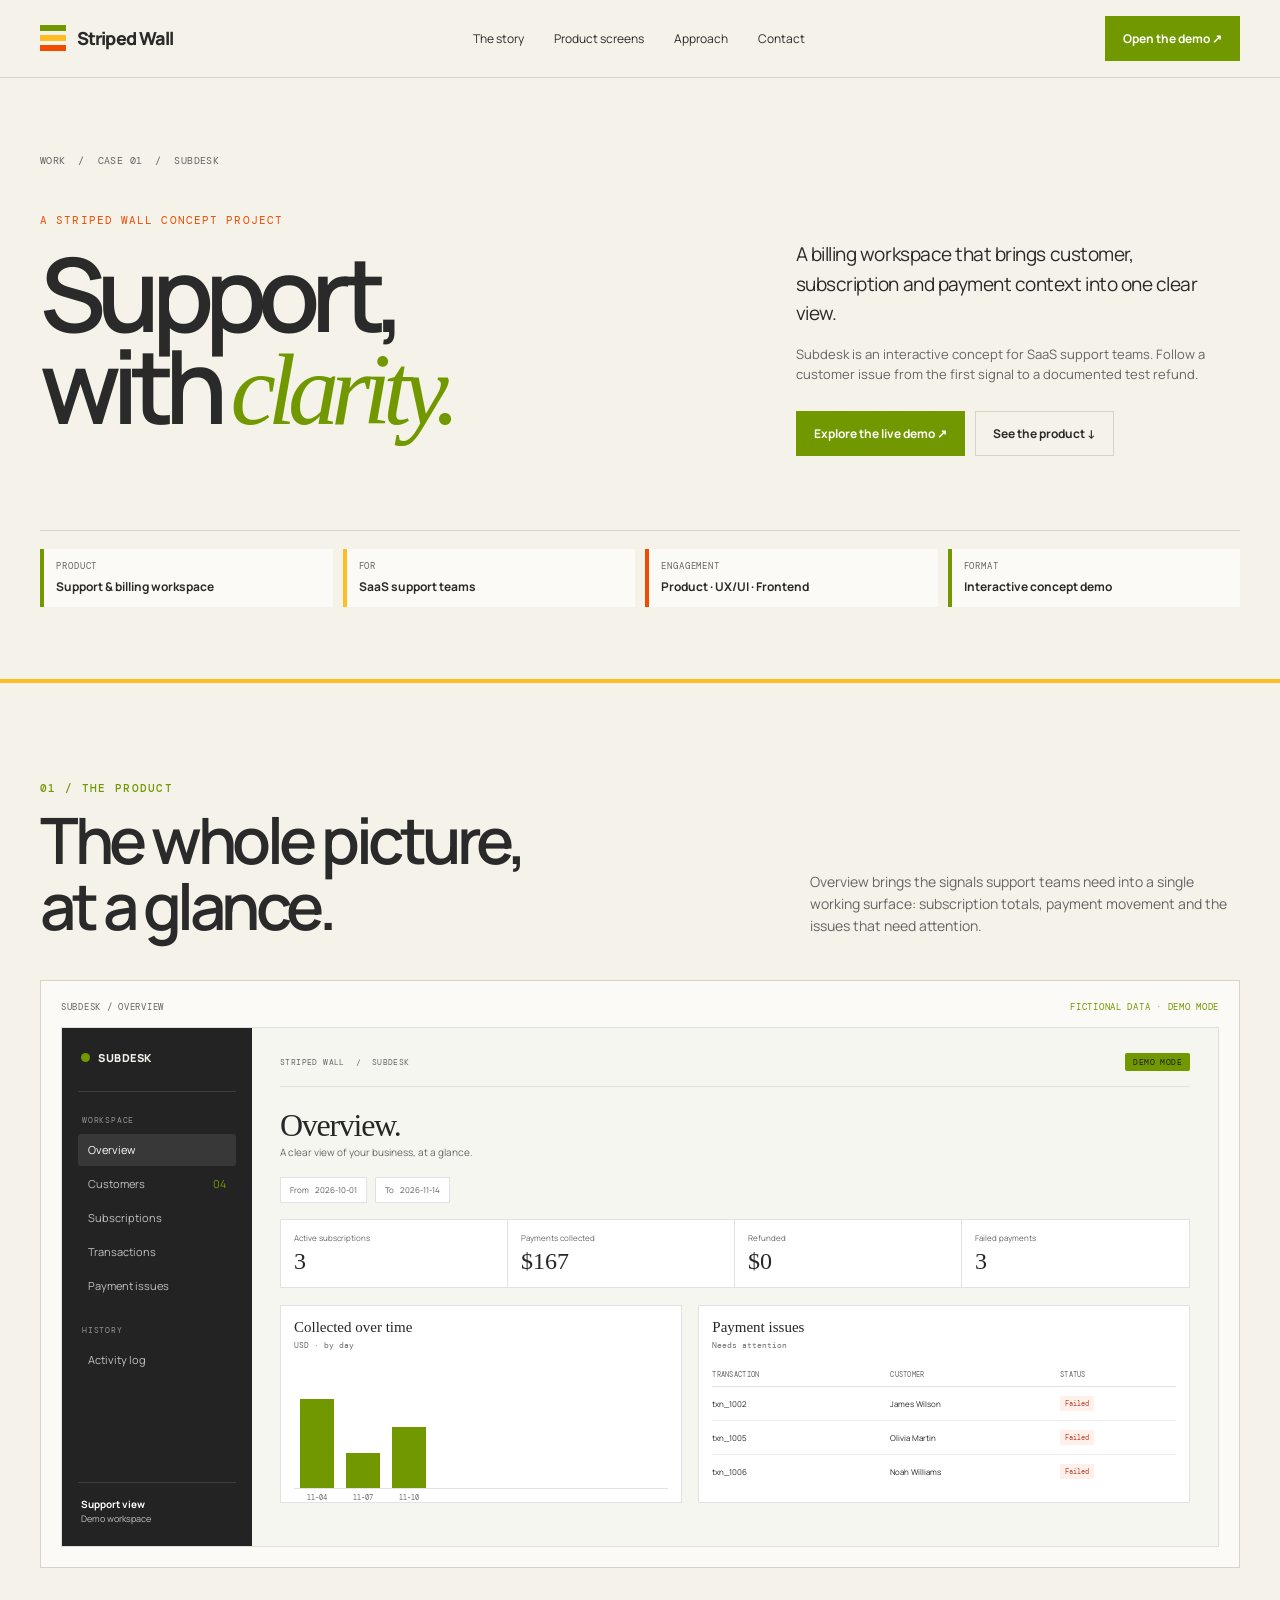
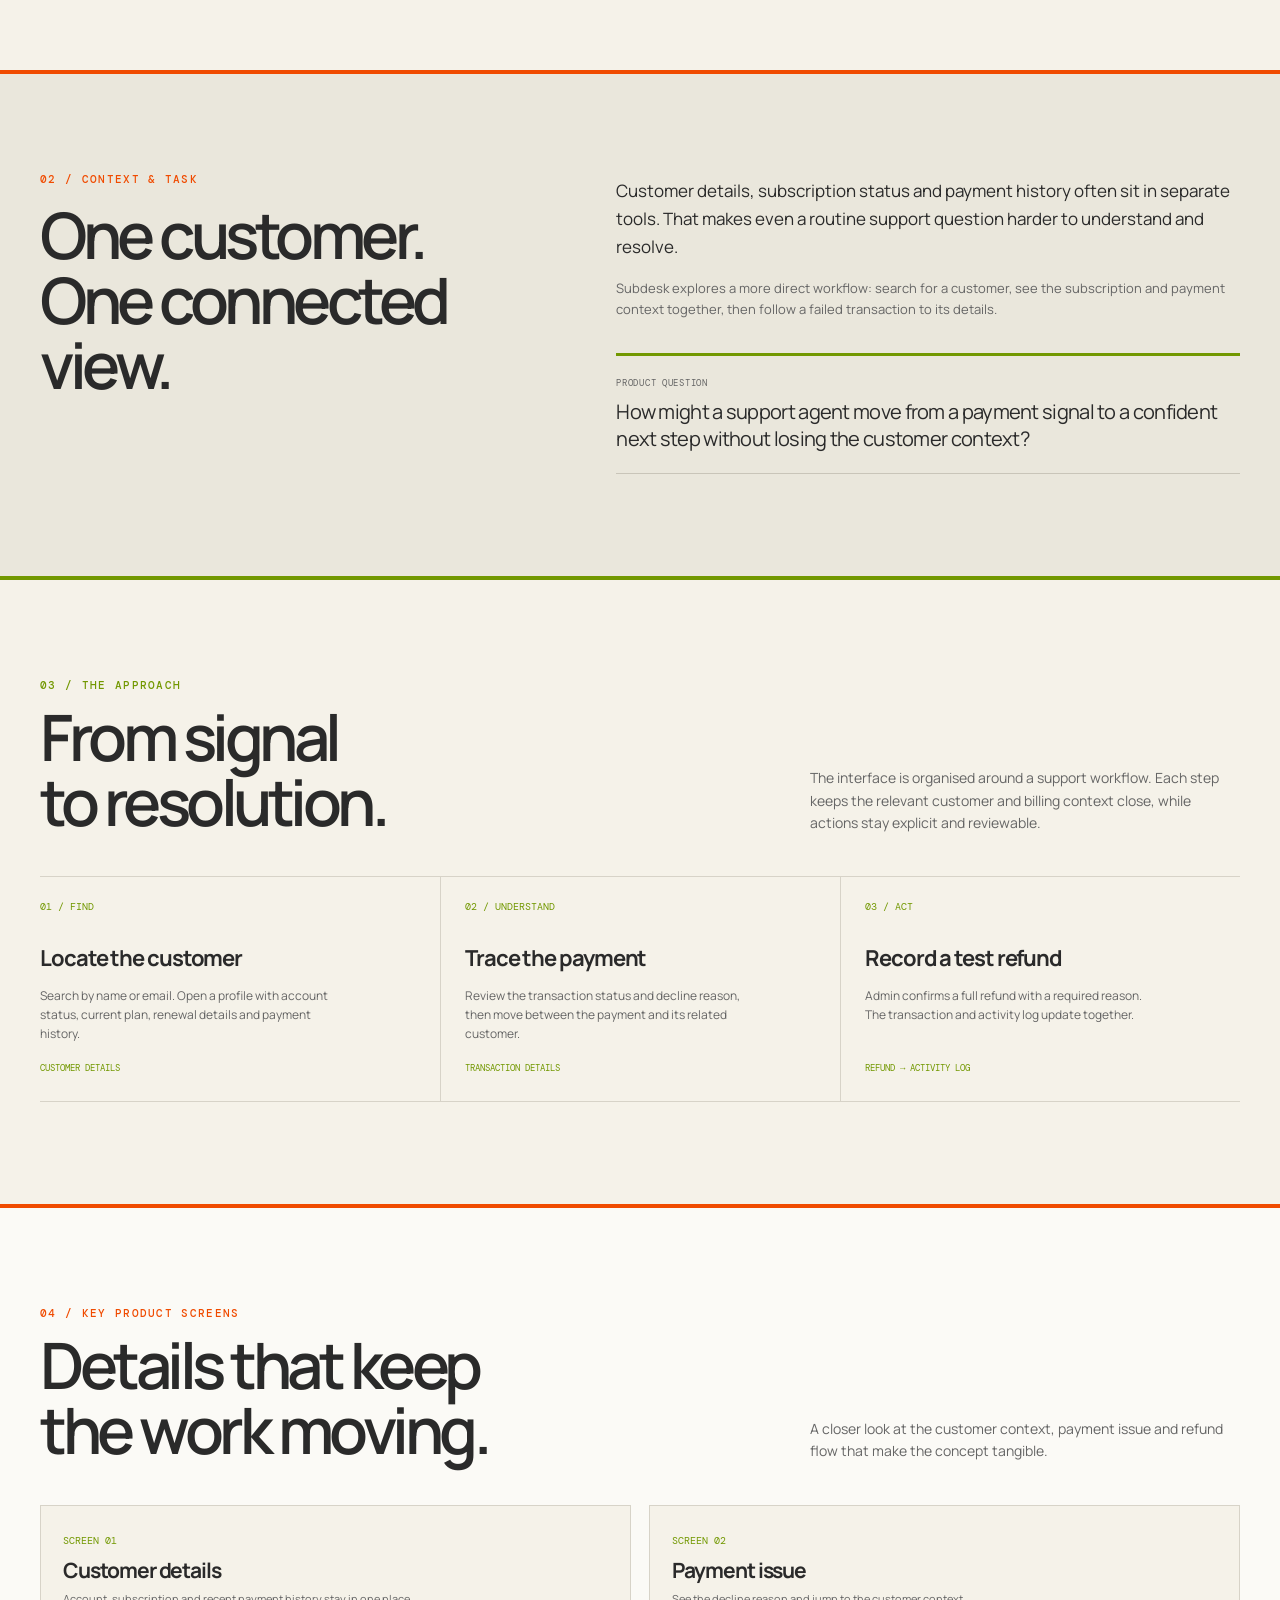
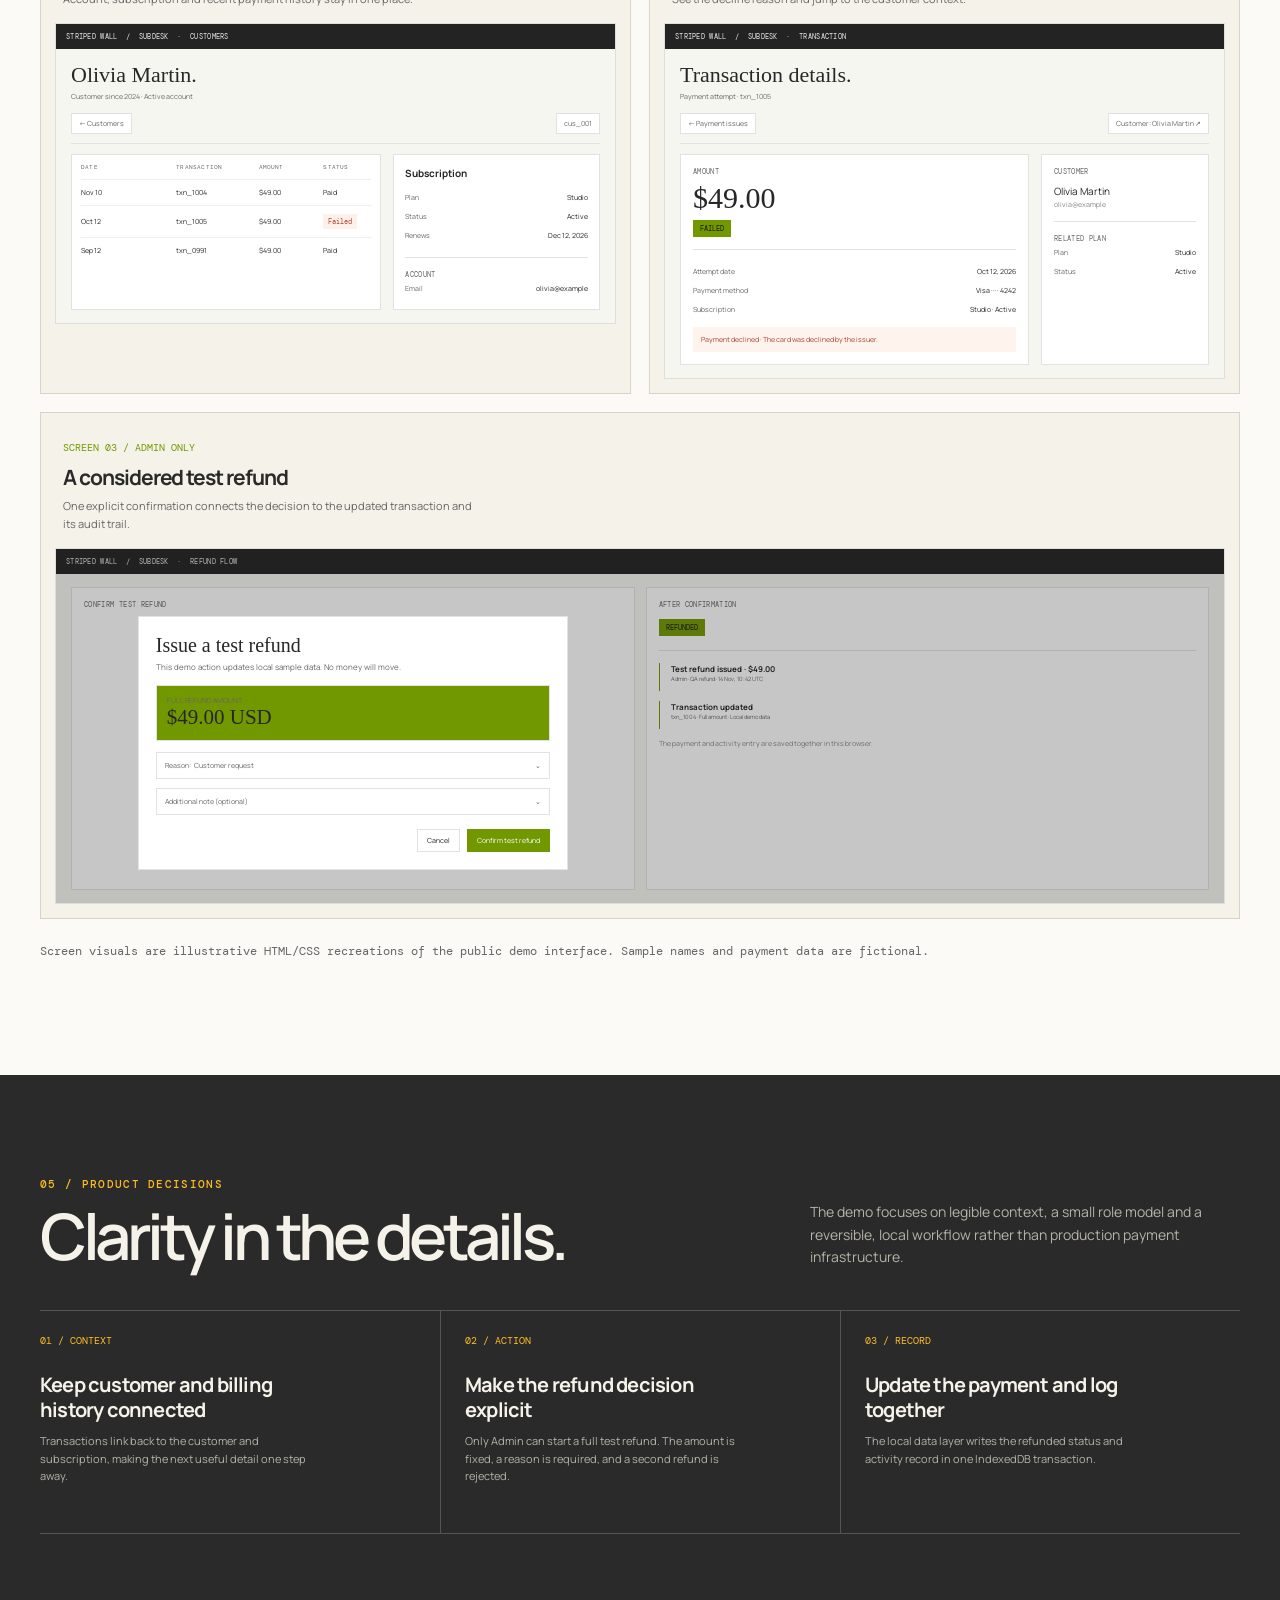
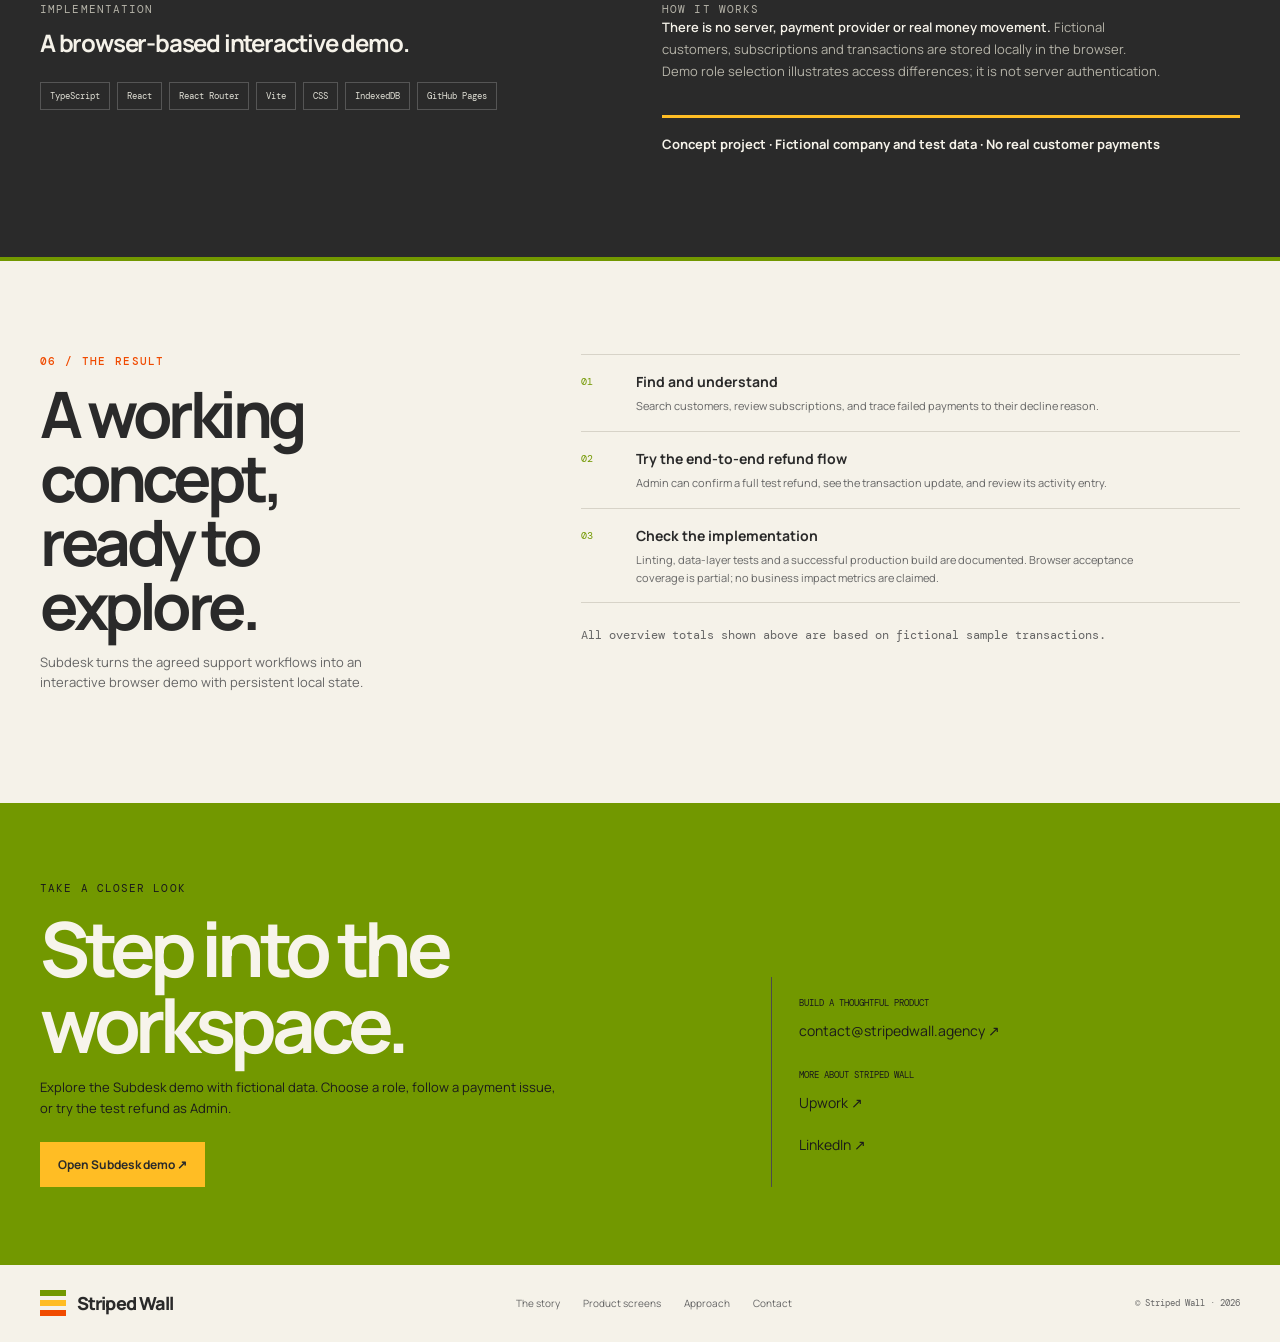
<file: work/subdesk/index.html>
<!doctype html>
<html lang="en">
<head>
<meta charset="utf-8">
<meta name="viewport" content="width=device-width,initial-scale=1">
<meta name="description" content="Subdesk — an interactive support and billing workspace concept by Striped Wall.">
<title>Subdesk — Support, with clarity. | Striped Wall</title>
<link rel="icon" type="image/svg+xml" href="../../assets/favicon.svg">

<link rel="preconnect" href="https://fonts.googleapis.com">
<link rel="preconnect" href="https://fonts.gstatic.com" crossorigin>
<link rel="stylesheet" href="https://fonts.googleapis.com/css2?family=DM+Mono:wght@400;500&family=Manrope:wght@400;500;600;700;800&display=swap" media="print" onload="this.media='all'">
<noscript><link rel="stylesheet" href="https://fonts.googleapis.com/css2?family=DM+Mono:wght@400;500&family=Manrope:wght@400;500;600;700;800&display=swap"></noscript>
<style data-source="../../assets/css/subdesk.css">
:root {
  --paper:#f5f2e9;
  --ink:#2a2a2a;
  --muted:#77776e;
  --yellow:#ffbd24;
  --orange:#f04b00;
  --line:#d7d3c8;
  --white:#fbfaf6;
  --soft:#eae7dc;
  --serif:Georgia,'Times New Roman',serif;
  --sans:'Manrope',Arial,sans-serif;
  --mono:'DM Mono',monospace;
  --app:#f6f6f1;
  --app-ink:#272727;
  --app-muted:#868686;
  --app-line:#e2e2e2;
  --navy:#232323
}

* {
  box-sizing:border-box
}
html {
  scroll-behavior:smooth
}
body {
  margin:0;
  background:var(--paper);
  color:var(--ink);
  font:15px/1.6 var(--sans)
}
a {
  color:inherit;
  text-decoration:none
}
.wrap {
  width:min(1240px,calc(100% - 80px));
  margin:auto
}
.eyebrow {
  font:11px var(--mono);
  letter-spacing:.1em;
  text-transform:uppercase;
  color:var(--muted)
}
.stripe {
  display:flex;
  gap:4px;
  width:26px;
  height:26px;
  flex-direction:column
}
.stripe i {
  height:6px;
  background:var(--green)
}
.stripe i:nth-child(2) {
  background:var(--yellow)
}
.stripe i:nth-child(3) {
  background:var(--orange)
}

header {
  height:78px;
  border-bottom:1px solid var(--line);
  display:flex;
  align-items:center
}
.nav {
  display:flex;
  align-items:center;
  justify-content:space-between
}
.brand {
  display:flex;
  gap:11px;
  align-items:center;
  font-size:18px;
  font-weight:800;
  letter-spacing:-.05em
}
.links {
  display:flex;
  align-items:center;
  gap:30px;
  font-size:12px
}
.nav-cta,.button {
  display:inline-flex;
  align-items:center;
  justify-content:center;
  padding:12px 17px;
  border:1px solid var(--ink);
  font-size:12px;
  font-weight:700;
  transition:.18s
}
.nav-cta:hover,.button.primary:hover {
  background:var(--ink);
  border-color:var(--ink);
  color:white
}
.nav-cta {
  background:var(--green);
  color:#fff;
  border-color:var(--green)
}
.mobile-menu {
  display:none
}

.hero {
  padding:76px 0 72px
}
.crumb {
  font:10px var(--mono);
  color:var(--muted);
  letter-spacing:.04em
}
.crumb a:hover {
  color:var(--green)
}
.hero-grid {
  display:grid;
  grid-template-columns:1fr .68fr;
  gap:8vw;
  align-items:end;
  margin-top:46px
}
.hero .eyebrow {
  color:var(--orange-ink)
}
h1,h2,h3,p {
  margin-top:0
}
.hero h1 {
  font-size:clamp(62px,8vw,112px);
  line-height:.9;
  letter-spacing:-.085em;
  font-weight:600;
  margin:20px 0 28px
}
.hero h1 em {
  font-family:var(--serif);
  font-weight:400;
  color:var(--green);
  letter-spacing:-.08em
}
.hero-copy {
  max-width:430px;
  padding-bottom:8px
}
.hero-copy .lead {
  font-size:19px;
  line-height:1.55;
  letter-spacing:-.025em;
  margin-bottom:15px
}
.hero-copy p:last-of-type {
  color:var(--muted);
  font-size:13px
}
.hero-actions {
  display:flex;
  gap:10px;
  margin-top:26px
}
.button.primary {
  background:var(--green);
  border-color:var(--green);
  color:#fff
}
.button.secondary {
  border-color:var(--line)
}
.facts {
  display:flex;
  flex-wrap:wrap;
  gap:9px 10px;
  border-top:1px solid var(--line);
  margin-top:66px;
  padding-top:18px
}
.fact {
  display:flex;
  flex-direction:column;
  justify-content:center;
  flex:1 1 190px;
  min-height:58px;
  padding:8px 12px;
  border:0;
  border-left:4px solid var(--green);
  background:var(--white)
}
.fact+.fact {
  border-left:4px solid var(--green);
  padding-left:12px
}
.fact:nth-child(2) {
  border-left-color:var(--yellow)
}
.fact:nth-child(3) {
  border-left-color:var(--orange)
}
.fact:nth-child(4) {
  border-left-color:var(--green)
}
.fact small {
  display:block;
  font:9px var(--mono);
  letter-spacing:.1em;
  text-transform:uppercase;
  color:var(--muted);
  margin:0 0 5px
}
.fact b {
  font-size:12px;
  font-weight:700
}

section {
  padding:102px 0
}
.product-section,#story,#approach,#screens,.outcomes {
  position:relative;
  border-top:0
}
.product-section::before,#story::before,#approach::before,#screens::before,.outcomes::before {
  content:"";
  position:absolute;
  z-index:2;
  top:0;
  left:50%;
  transform:translateX(-50%);
  width:100vw;
  height:4px
}
.product-section::before {
  background:var(--yellow)
}
#story::before {
  background:var(--orange)
}
#approach::before {
  background:var(--green)
}
#screens::before {
  background:var(--orange)
}
.outcomes::before {
  background:var(--green)
}
.section-head {
  display:flex;
  justify-content:space-between;
  align-items:end;
  gap:40px;
  margin-bottom:42px
}
.section-head h2,.split-copy h2 {
  font-size:clamp(39px,5vw,66px);
  line-height:1.02;
  letter-spacing:-.07em;
  font-weight:600;
  margin:12px 0 0
}
.section-head p {
  max-width:430px;
  color:var(--muted);
  margin:0;
  font-size:14px
}
.section-head .eyebrow,.split-copy .eyebrow,.outcome-row .eyebrow {
  font-size:11px;
  font-weight:500;
  letter-spacing:.12em
}
.product-section .eyebrow,#approach .eyebrow {
  color:var(--green)
}
#story .eyebrow,#screens .eyebrow,.outcome-row .eyebrow {
  color:var(--orange-ink)
}
#decisions .section-head .eyebrow {
  color:var(--yellow)
}
.visual {
  background:var(--white);
  border:1px solid var(--line);
  padding:20px;
  position:relative
}
.visual-cap {
  display:flex;
  justify-content:space-between;
  gap:16px;
  font:9px var(--mono);
  letter-spacing:.08em;
  text-transform:uppercase;
  color:var(--muted);
  padding-bottom:14px
}
.visual-cap .tag {
  color:var(--green)
}

/* Product UI illustration */
.app {
  display:grid;
  grid-template-columns:190px 1fr;
  min-height:520px;
  background:var(--app);
  border:1px solid #dfdfdf;
  color:var(--app-ink);
  font:11px/1.45 var(--sans);
  overflow:hidden
}
.app-side {
  background:var(--navy);
  color:#f4f4ed;
  padding:21px 16px;
  display:flex;
  flex-direction:column
}
.app-brand {
  font-size:11px;
  font-weight:800;
  letter-spacing:.05em;
  display:flex;
  align-items:center;
  gap:8px;
  padding:1px 3px 25px;
  border-bottom:1px solid #3e3e3e
}
.app-brand i {
  display:inline-block;
  width:9px;
  height:9px;
  background:var(--green);
  border-radius:50%
}
.app-label {
  font:8px var(--mono);
  letter-spacing:.1em;
  color:#929292;
  margin:23px 4px 8px;
  text-transform:uppercase
}
.app-nav {
  padding:8px 10px;
  border-radius:3px;
  color:#c1c1c1;
  margin:1px 0
}
.app-nav.active {
  background:#383838;
  color:#fff
}
.app-nav span {
  float:right;
  color:var(--green)
}
.app-user {
  margin-top:auto;
  border-top:1px solid #3e3e3e;
  padding:14px 3px 0;
  font-size:9px;
  color:#c1c1c1
}
.app-user b {
  display:block;
  color:#fff;
  font-size:10px
}
.app-main {
  padding:25px 28px 28px;
  min-width:0
}
.app-top {
  display:flex;
  justify-content:space-between;
  align-items:center;
  border-bottom:1px solid var(--app-line);
  padding:0 0 15px;
  color:var(--app-muted);
  font:8px var(--mono);
  letter-spacing:.05em
}
.demo-pill {
  background:var(--green);
  color: #1a1a1a;
  padding:4px 8px;
  border-radius:2px
}
.app-title {
  font:32px/1.05 var(--serif);
  letter-spacing:-.04em;
  margin:22px 0 3px
}
.app-sub {
  font-size:10px;
  color:var(--app-muted)
}
.app-filters {
  display:flex;
  gap:8px;
  margin:17px 0 16px
}
.filter {
  background:#fff;
  border:1px solid var(--app-line);
  padding:6px 9px;
  color:#575757;
  font-size:8px
}
.metric-grid {
  display:grid;
  grid-template-columns:repeat(4,1fr);
  border:1px solid var(--app-line);
  background:#fff
}
.metric {
  padding:12px 13px;
  border-right:1px solid var(--app-line)
}
.metric:last-child {
  border:0
}
.metric small {
  display:block;
  color:var(--app-muted);
  font-size:8px;
  margin-bottom:5px
}
.metric b {
  font:24px var(--serif);
  font-weight:400
}
.dashboard-lower {
  display:grid;
  grid-template-columns:.9fr 1.1fr;
  gap:16px;
  margin-top:17px
}
.panel {
  background:#fff;
  border:1px solid var(--app-line);
  padding:13px;
  min-width:0
}
.panel h4 {
  font:15px var(--serif);
  margin:0 0 4px
}
.panel-sub {
  font:8px var(--mono);
  color:var(--app-muted);
  margin-bottom:13px
}
.bars {
  height:126px;
  display:flex;
  align-items:end;
  gap:12px;
  padding:8px 6px 0;
  border-bottom:1px solid var(--app-line)
}
.bar {
  flex:1;
  background:var(--green);
  max-width:34px;
  position:relative
}
.bar:after {
  content:attr(data-date);
  position:absolute;
  top:calc(100% + 5px);
  left:50%;
  transform:translateX(-50%);
  font:7px var(--mono);
  color:var(--app-muted);
  white-space:nowrap
}
.table-head,.table-row {
  display:grid;
  grid-template-columns:1.05fr 1fr .7fr;
  gap:4px;
  align-items:center
}
.table-head {
  font:7px var(--mono);
  letter-spacing:.04em;
  color:var(--app-muted);
  padding:7px 0;
  border-bottom:1px solid var(--app-line)
}
.table-row {
  font-size:8px;
  padding:9px 0;
  border-bottom:1px solid #eeeeee
}
.table-row:last-child {
  border:0
}
.status {
  font:7px var(--mono);
  color:#b8402c;
  background:#fff0ea;
  padding:3px 5px;
  width:max-content
}

.context {
  background:var(--soft)
}
.split {
  display:grid;
  grid-template-columns:.85fr 1.15fr;
  gap:9vw;
  align-items:start
}
.split-copy {
  position:sticky;
  top:36px
}
.split-copy .eyebrow {
  color:var(--orange-ink)
}
.split-copy h2 {
  margin:16px 0 0
}
.context-copy {
  padding-top:5px
}
.context-copy p {
  font-size:17px;
  line-height:1.65;
  max-width:630px
}
.context-copy p.muted {
  font-size:13px;
  color:var(--muted)
}
.callout {
  margin-top:32px;
  padding:21px 0;
  border-top:3px solid var(--green);
  border-bottom:1px solid #c9c5b9;
  font-size:20px;
  line-height:1.35;
  letter-spacing:-.035em;
  max-width:650px
}
.callout span {
  display:block;
  font:9px var(--mono);
  letter-spacing:.08em;
  color:var(--muted);
  text-transform:uppercase;
  margin-bottom:9px
}

.journey {
  display:grid;
  grid-template-columns:repeat(3,1fr);
  border-top:1px solid var(--line);
  border-bottom:1px solid var(--line)
}
.journey article {
  display:flex;
  flex-direction:column;
  padding:23px 24px 27px 0;
  min-height:205px
}
.journey article+article {
  padding-left:24px;
  border-left:1px solid var(--line)
}
.journey .step {
  font:10px var(--mono);
  color:var(--green)
}
.journey h3 {
  font-size:22px;
  letter-spacing:-.05em;
  margin:28px 0 9px
}
.journey p {
  font-size:12px;
  color:var(--muted);
  max-width:290px;
  margin:0
}
.journey .mini-label {
  font:9px var(--mono);
  text-transform:uppercase;
  color:var(--orange-ink);
  margin-top:auto;
  padding-top:19px
}

.screens {
  background:var(--white)
}
.screen-grid {
  display:grid;
  grid-template-columns:1fr 1fr;
  gap:18px
}
.screen-card {
  border:1px solid var(--line);
  background:var(--paper);
  min-width:0
}
.screen-card.wide {
  grid-column:1/-1
}
.screen-title {
  display:flex;
  justify-content:space-between;
  align-items:start;
  padding:21px 22px 15px
}
.screen-title .n {
  font:10px var(--mono);
  color:var(--green)
}
.screen-title h3 {
  font-size:21px;
  letter-spacing:-.05em;
  margin:3px 0 3px
}
.screen-title p {
  font-size:11px;
  color:var(--muted);
  margin:0;
  max-width:420px
}
.screen-frame {
  padding:0 14px 14px
}
.mini-app {
  border:1px solid #dedede;
  background:var(--app);
  overflow:hidden;
  color:var(--app-ink);
  font:8px var(--sans)
}
.mini-top {
  background:var(--navy);
  color:#e8e8e8;
  padding:8px 10px;
  font:7px var(--mono);
  letter-spacing:.04em
}
.mini-content {
  padding:13px 15px
}
.mini-heading {
  font:22px var(--serif);
  margin:0 0 4px
}
.mini-caption {
  font-size:7px;
  color:var(--app-muted);
  margin-bottom:12px
}
.mini-toolbar {
  display:flex;
  justify-content:space-between;
  gap:8px;
  align-items:center;
  border-bottom:1px solid var(--app-line);
  padding-bottom:9px;
  margin-bottom:10px
}
.mini-control {
  background:white;
  border:1px solid var(--app-line);
  padding:5px 7px;
  font-size:7px;
  color:#666
}
.mini-button {
  background:var(--green);
  color:white;
  padding:6px 10px;
  font:7px var(--mono)
}
.mini-data {
  display:grid;
  grid-template-columns:1.2fr .8fr;
  gap:12px
}
.mini-table {
  background:#fff;
  border:1px solid var(--app-line);
  padding:0 9px
}
.mini-row {
  display:grid;
  grid-template-columns:1.05fr .9fr .7fr .55fr;
  gap:4px;
  padding:8px 0;
  border-bottom:1px solid #efefef;
  align-items:center;
  font-size:7px
}
.mini-row:last-child {
  border:0
}
.mini-row.head {
  font:6px var(--mono);
  color:var(--app-muted);
  letter-spacing:.03em
}
.mini-sidecard {
  background:#fff;
  border:1px solid var(--app-line);
  padding:11px
}
.mini-sidecard b {
  display:block;
  font-size:10px;
  margin-bottom:8px
}
.detail-layout {
  display:grid;
  grid-template-columns:1.35fr .65fr;
  gap:12px
}
.detail-panel {
  background:#fff;
  border:1px solid var(--app-line);
  padding:12px
}
.detail-kicker {
  font:7px var(--mono);
  color:var(--app-muted);
  letter-spacing:.05em
}
.detail-amount {
  font:30px var(--serif);
  margin:5px 0
}
.detail-badge {
  display:inline-block;
  background:var(--green);
  color: #1a1a1a;
  padding:4px 7px;
  font:7px var(--mono)
}
.detail-rule {
  height:1px;
  background:var(--app-line);
  margin:12px 0
}
.detail-field {
  display:flex;
  justify-content:space-between;
  gap:10px;
  padding:5px 0;
  font-size:7px
}
.detail-field span:first-child {
  color:var(--app-muted)
}
.reason {
  background:#fff3ee;
  color:#a8442b;
  padding:8px;
  font-size:7px;
  margin-top:8px
}
.refund-modal {
  max-width:430px;
  margin:7px auto;
  background:#fff;
  border:1px solid var(--app-line);
  padding:17px;
  box-shadow:0 0 0 1200px rgba(31, 31, 31,.25);
  position:relative
}
.refund-modal h4 {
  font:20px var(--serif);
  margin:0 0 4px
}
.refund-modal p {
  font-size:8px;
  color:var(--app-muted);
  margin-bottom:13px
}
.amount-box {
  background:var(--green);
  border:1px solid var(--app-line);
  padding:10px;
  margin-bottom:11px
}
.amount-box small {
  display:block;
  font-size:7px;
  color:var(--app-muted)
}
.amount-box b {
  font:21px var(--serif)
}
.select-box {
  border:1px solid var(--app-line);
  padding:8px;
  margin-bottom:9px;
  color:#666;
  font-size:7px
}
.select-box span {
  float:right
}
.modal-actions {
  display:flex;
  justify-content:flex-end;
  gap:7px;
  margin-top:14px
}
.modal-actions i {
  font-style:normal;
  padding:6px 9px;
  border:1px solid var(--app-line);
  font-size:7px
}
.modal-actions i:last-child {
  background:var(--green);
  border-color:var(--green);
  color:white
}
.after-refund {
  display:grid;
  grid-template-columns:1fr 1fr;
  gap:11px
}
.refunded-card,.activity-card {
  background:#fff;
  border:1px solid var(--app-line);
  padding:12px
}
.refunded-card strong {
  font:18px var(--serif);
  display:block;
  margin:8px 0
}
.activity-line {
  border-left:1px solid var(--green);
  padding:0 0 8px 11px;
  margin:10px 0;
  font-size:7px
}
.activity-line b {
  display:block;
  font-size:8px
}
.activity-line small {
  color:var(--app-muted)
}

.decisions {
  background:var(--ink);
  color:var(--paper)
}
.decisions .eyebrow {
  color:#b5b3a8
}
.decisions .section-head p {
  color:#b5b3a8
}
.decision-grid {
  display:grid;
  grid-template-columns:repeat(3,1fr);
  border-top:1px solid #555555;
  border-bottom:1px solid #555555
}
.decision {
  padding:23px 24px 27px 0;
  min-height:222px
}
.decision+.decision {
  border-left:1px solid #555555;
  padding-left:24px
}
.decision .n {
  font:10px var(--mono);
  color:var(--yellow)
}
.decision h3 {
  font-size:20px;
  line-height:1.25;
  letter-spacing:-.04em;
  margin:25px 0 10px;
  max-width:270px
}
.decision p {
  font-size:11px;
  color:#b5b3a8;
  max-width:290px
}
.architecture {
  display:grid;
  grid-template-columns:1fr 1fr;
  gap:44px;
  margin-top:68px
}
.architecture h3 {
  font-size:24px;
  letter-spacing:-.05em;
  margin:8px 0 19px
}
.stack {
  display:flex;
  flex-wrap:wrap;
  gap:7px
}
.stack span {
  font:9px var(--mono);
  border:1px solid #555555;
  color:#e1e0d6;
  padding:7px 9px
}
.arch-note {
  font-size:12px;
  color:#b5b3a8;
  max-width:500px;
  margin:0
}
.arch-note strong {
  color:var(--paper);
  font-weight:600
}
.truth {
  border-top:3px solid var(--yellow);
  margin-top:32px;
  padding-top:15px;
  font-size:11px;
  color:#b5b3a8
}
.truth b {
  color:var(--paper)
}

.outcomes {
  padding:97px 0
}
.outcome-row {
  display:grid;
  grid-template-columns:.8fr 1.2fr;
  gap:8vw
}
.outcome-row h2 {
  font-size:clamp(40px,5vw,65px);
  line-height:1;
  letter-spacing:-.07em;
  margin:14px 0
}
.outcome-list {
  border-top:1px solid var(--line)
}
.outcome-item {
  display:grid;
  grid-template-columns:40px 1fr;
  gap:15px;
  padding:16px 0;
  border-bottom:1px solid var(--line)
}
.outcome-item .n {
  font:10px var(--mono);
  color:var(--green);
  padding-top:4px
}
.outcome-item b {
  display:block;
  font-size:14px;
  margin-bottom:4px
}
.outcome-item p {
  font-size:11px;
  color:var(--muted);
  margin:0;
  max-width:540px
}
.demo-note {
  font:9px var(--mono);
  color:var(--muted);
  margin-top:22px
}

.next {
  background:var(--green);
  color:#f7f4eb;
  padding:78px 0
}
.next .eyebrow {
  color:#1a1a1a
}
.next-grid {
  display:grid;
  grid-template-columns:1fr .7fr;
  gap:60px;
  align-items:end
}
.next h2 {
  font-size:clamp(42px,6vw,76px);
  letter-spacing:-.07em;
  line-height:1;
  margin:15px 0
}
.next p {
  font-size:13px;
  color:#e5e3d6;
  max-width:520px;
  margin:0
}
.next .button {
  background:var(--yellow);
  border-color:var(--yellow);
  color:var(--ink);
  margin-top:23px
}
.contact-mini {
  border-left:1px solid var(--green);
  padding:12px 0 12px 27px
}
.contact-mini small {
  font:9px var(--mono);
  color:#1a1a1a;
  text-transform:uppercase
}
.contact-mini a {
  display:block;
  font-size:14px;
  margin:7px 0 19px
}
.footer {
  padding:24px 0
}
.footrow {
  display:flex;
  align-items:center;
  justify-content:space-between;
  gap:20px
}
.footlinks {
  display:flex;
  gap:23px;
  color:var(--muted);
  font-size:10px
}
.copyright {
  font:9px var(--mono);
  color:var(--muted)
}

@media(max-width:900px) {
  .wrap {
  width:calc(100% - 48px)
}
.hero-grid {
  gap:40px
}
.app {
  grid-template-columns:155px 1fr
}
.app-main {
  padding:21px 19px
}
.facts {
  gap:8px
}
.fact {
  flex-basis:calc(50% - 8px)
}
.section-head {
  align-items:start
}
.split {
  gap:45px
}
.split-copy {
  position:static
}
.app-side {
  padding:17px 12px
}
.architecture {
  gap:25px
}

}

@media(max-width:640px) {
  header {
  height:66px
}
.wrap {
  width:calc(100% - 36px)
}
.links,.nav-cta {
  display:none
}
.mobile-menu {
  display:block;
  font:10px var(--mono)
}
.hero {
  padding:46px 0 56px
}
.hero-grid {
  grid-template-columns:1fr;
  gap:18px;
  margin-top:34px
}
.hero h1 {
  font-size:clamp(58px,17vw,84px);
  margin:18px 0
}
.hero-copy .lead {
  font-size:17px
}
.hero-actions {
  flex-wrap:wrap
}
.facts {
  margin-top:42px
}
.fact {
  padding:8px 10px 8px 12px
}
.fact+.fact {
  padding-left:12px
}
.fact:nth-child(3) {
  padding-left:12px
}
section {
  padding:72px 0
}
.section-head {
  display:block;
  margin-bottom:30px
}
.section-head p {
  margin-top:15px
}
.section-head h2,.split-copy h2 {
  font-size:42px
}
.visual {
  padding:10px
}
.visual-cap {
  font-size:7px
}
.app {
  grid-template-columns:1fr;
  min-height:auto
}
.app-side {
  display:none
}
.app-main {
  padding:16px 12px
}
.app-title {
  font-size:27px
}
.app-filters {
  margin:12px 0
}
.filter {
  font-size:7px;
  padding:5px 6px
}
.metric {
  padding:8px 6px
}
.metric small {
  font-size:6px
}
.metric b {
  font-size:18px
}
.dashboard-lower {
  grid-template-columns:1fr;
  gap:10px
}
.bars {
  height:90px
}
.panel {
  padding:10px
}
.table-row {
  font-size:7px
}
.split {
  grid-template-columns:1fr;
  gap:28px
}
.context-copy p {
  font-size:15px
}
.callout {
  font-size:18px
}
.journey {
  grid-template-columns:1fr
}
.journey article,.journey article+article {
  min-height:0;
  padding:20px 0;
  border-left:0;
  border-bottom:1px solid var(--line)
}
.journey article:last-child {
  border-bottom:0
}
.journey h3 {
  margin:14px 0 5px
}
.screen-grid {
  grid-template-columns:1fr
}
.screen-card.wide {
  grid-column:auto
}
.screen-title {
  padding:16px 15px 12px
}
.screen-frame {
  padding:0 9px 9px
}
.mini-content {
  padding:10px
}
.mini-data {
  grid-template-columns:1fr
}
.mini-sidecard {
  display:none
}
.mini-row {
  font-size:6px
}
.mini-row.head {
  font-size:5px
}
.detail-layout {
  grid-template-columns:1fr
}
.detail-layout .detail-panel:last-child {
  display:none
}
.refund-modal {
  margin:7px auto;
  padding:12px
}
.after-refund {
  grid-template-columns:1fr
}
.decision-grid {
  grid-template-columns:1fr
}
.decision,.decision+.decision {
  min-height:0;
  padding:20px 0;
  border-left:0;
  border-bottom:1px solid #555555
}
.decision:last-child {
  border-bottom:0
}
.decision h3 {
  margin:13px 0 6px
}
.architecture {
  grid-template-columns:1fr;
  gap:30px;
  margin-top:45px
}
.outcome-row {
  grid-template-columns:1fr;
  gap:27px
}
.outcome-row h2 {
  font-size:44px
}
.next-grid {
  grid-template-columns:1fr;
  gap:32px
}
.contact-mini {
  border-left:0;
  border-top:1px solid var(--green);
  padding:20px 0 0
}
.footrow {
  flex-wrap:wrap
}
.footlinks {
  order:3;
  width:100%;
  flex-wrap:wrap;
  gap:13px
}
.copyright {
  margin-left:auto
}

}

@media(prefers-reduced-motion:reduce) {
  html {
  scroll-behavior:auto
}
* {
  transition:none!important
}

}
</style>
<style data-source="../../assets/css/base.css">
/* Shared accessibility, navigation and responsive safeguards. Loaded last. */
:root { --green: #729800; --orange-ink: #f04b00; --muted: #656565; --app-muted: #676767; }
html { scroll-padding-top: 100px; }
body { overflow-wrap: break-word; }
header { position: sticky; top: 0; z-index: 10; background: var(--paper); }
main:focus { outline: none; }
:focus-visible { outline: 3px solid #f04b00; outline-offset: 5px; }
.process :focus-visible, .decisions :focus-visible, .talk :focus-visible, .next :focus-visible { outline-color: #ffc21f; }
.skip-link { position: fixed; top: 8px; left: 8px; z-index: 20; padding: 12px 18px; background: var(--ink); color: white; transform: translateY(-160%); }
.skip-link:focus { transform: none; }
.menu-toggle { display: none; border: 1px solid currentColor; background: transparent; color: var(--ink); padding: 10px 12px; font: 12px var(--mono); cursor: pointer; }
.nav-cta, .button.dark, .button.primary { background: var(--green); border-color: var(--green); color: white; }
.nav-cta:hover, .button.dark:hover, .button.primary:hover { background: var(--green); border-color: var(--green); color: white; text-decoration: underline; }
.hero .eyebrow, .build-card .num, .why .eyebrow, #story .eyebrow, #screens .eyebrow, .outcome-row .eyebrow { color: #f04b00; }
.hero h1 em, .section-head > div:first-child .eyebrow, .about-grid > div:first-child .eyebrow, .service .num, .service .tags, .project .type, .journey .step, .journey .mini-label, .screen-title .n, .outcome-item .n, .visual-cap .tag { color: var(--green); }
.home .hero h1 em { color: var(--green); }
.home .hero .eyebrow, .home .why .eyebrow, .expertise strong, .workflow-top span:last-child, .workflow-steps b { color: #f04b00; }
.home .about-grid > div:first-child > .eyebrow, .workflow-top span:first-child, .why-story .why-experience { color: var(--green); }
.workflow-actions span:first-child { color: white; }
.process > .wrap > .section-head:first-child .eyebrow, .process .principle .num { color: #ff996c; }
.process .principles ~ .section-head .eyebrow, .process .steps .num { color: var(--green); }
.decisions .section-head > div:first-child .eyebrow { color: var(--yellow); }
.talk .eyebrow, .talk p, .contacts, .contacts small,
.next .eyebrow, .next p, .contact-mini, .contact-mini small { color: #1a1a1a; }
.contacts, .contact-mini { border-color: #4b4b4b; }
.product-section::before, #story::before, #approach::before, #screens::before, .outcomes::before { width: 100%; left: 0; transform: none; }
.product-section, #approach { width: 100%; padding-inline: max(40px, calc((100% - 1240px) / 2)); }
.split-copy { top: 110px; }
.hero-grid > *, .about-grid > *, .talk-grid > *, .split > *, .next-grid > *, .outcome-row > *, .screen-grid > *, .architecture > * { min-width: 0; }
.contacts a, .contact-mini a { overflow-wrap: anywhere; }
.copyright, .process .process-close span { white-space: normal; }
.demo-note { font-size: 12px; line-height: 1.7; }
.arch-note, .truth { font-size: 13px; line-height: 1.7; }
.visual-cap { flex-wrap: wrap; }
@media (max-width: 900px) {
  .nav { flex-wrap: wrap; gap: 12px; }
  header { height: auto; min-height: 78px; padding-block: 14px; }
  .links { display: flex; width: 100%; order: 3; flex-wrap: wrap; gap: 12px 22px; padding-block: 10px; }
  .links a { padding-block: 7px; }
  .nav > .nav-cta { display: none; }
  .nav-enhanced .menu-toggle { display: inline-flex; align-items: center; gap: 12px; }
  .nav-enhanced .links { display: none; }
  .nav-enhanced .links.is-open { display: flex; }
  .product-section, #approach { padding-inline: 24px; }
  .screen-grid { grid-template-columns: 1fr; }
  .app { grid-template-columns: 145px minmax(0, 1fr); }
  .dashboard-lower { grid-template-columns: 1fr; }
  .metric-grid { grid-template-columns: repeat(2, minmax(0, 1fr)); }
  .metric { border-bottom: 1px solid var(--app-line); }
  .split-copy { position: static; }
}
@media (max-width: 640px) {
  header { min-height: 66px; padding-block: 10px; }
  .wrap { width: calc(100% - 36px); }
  .product-section, #approach { width: 100%; padding-inline: 18px; }
  .hero h1 { font-size: clamp(44px, 13vw, 74px); }
  .talk h2, .next h2, .about h2, .section-head h2, .split-copy h2 { font-size: clamp(35px, 10vw, 55px); }
  .app { grid-template-columns: 1fr; }
  .app-side { display: none; }
  .app-main { padding: 16px 12px; }
  .app-top, .app-filters, .mini-toolbar { flex-wrap: wrap; gap: 8px; }
  .metric small { font-size: 9px; }
  .mini-data, .detail-layout { grid-template-columns: 1fr; }
  .mini-sidecard, .detail-layout .detail-panel:last-child { display: block; }
  .mini-row, .mini-row.head { font-size: 8px; grid-template-columns: repeat(4, minmax(0, 1fr)); overflow-wrap: anywhere; }
  .mini-content, .mini-table { padding-inline: 8px; }
  .table-row { font-size: 9px; }
  .table-head { font-size: 8px; }
  .screen { aspect-ratio: auto; min-height: 240px; }
  .ui-shot { min-height: 205px; }
  .shot-metrics { grid-template-columns: repeat(2, minmax(0, 1fr)); }
  .shot-lower { grid-template-columns: 1fr; }
  .shot-table { display: none; }
  .workflow-top { flex-wrap: wrap; gap: 10px; }
  .contact-links { flex-wrap: wrap; }
}
@media (prefers-reduced-motion: reduce) {
  html { scroll-behavior: auto; }
  *, *::before, *::after { transition: none !important; animation: none !important; }
}
</style>
<script src="../../assets/js/navigation.js" defer></script>
</head>
<body>
<a class="skip-link" href="#main">Skip to content</a>
<header id="top"><div class="wrap nav"><a class="brand" href="../../index.html" aria-label="Striped Wall home"><span class="stripe" aria-hidden="true"><i></i><i></i><i></i></span>Striped Wall</a><nav id="main-navigation" class="links" aria-label="Main navigation"><a href="#story">The story</a><a href="#screens">Product screens</a><a href="#approach">Approach</a><a href="#contact">Contact</a></nav><a class="nav-cta" href="https://stripedwall.agency/subdesk-demo/" target="_blank" rel="noopener">Open the demo ↗</a><button class="menu-toggle" type="button" aria-expanded="false" aria-controls="main-navigation">Menu <span aria-hidden="true">+</span></button></div></header>
<main id="main" tabindex="-1">
<div class="wrap hero">
  <div class="crumb"><a href="../../index.html#work">WORK</a> &nbsp;/&nbsp; CASE 01 &nbsp;/&nbsp; SUBDESK</div>
  <div class="hero-grid"><div><div class="eyebrow">A Striped Wall concept project</div><h1>Support,<br>with <em>clarity.</em></h1></div><div class="hero-copy"><p class="lead">A billing workspace that brings customer, subscription and payment context into one clear view.</p><p>Subdesk is an interactive concept for SaaS support teams. Follow a customer issue from the first signal to a documented test refund.</p><div class="hero-actions"><a class="button primary" href="https://stripedwall.agency/subdesk-demo/" target="_blank" rel="noopener">Explore the live demo ↗</a><a class="button secondary" href="#screens">See the product ↓</a></div></div></div>
  <div class="facts"><div class="fact"><small>Product</small><b>Support &amp; billing workspace</b></div><div class="fact"><small>For</small><b>SaaS support teams</b></div><div class="fact"><small>Engagement</small><b>Product · UX/UI · Frontend</b></div><div class="fact"><small>Format</small><b>Interactive concept demo</b></div></div>
</div>

<section class="wrap product-section" aria-labelledby="overview-title"><div class="section-head"><div><div class="eyebrow">01 / The product</div><h2 id="overview-title">The whole picture,<br>at a glance.</h2></div><p>Overview brings the signals support teams need into a single working surface: subscription totals, payment movement and the issues that need attention.</p></div>
  <div class="visual"><div class="visual-cap"><span>SUBDESK / OVERVIEW</span><span class="tag">FICTIONAL DATA · DEMO MODE</span></div><div class="app"><div class="app-side"><div class="app-brand"><i></i> SUBDESK</div><div class="app-label">Workspace</div><div class="app-nav active">Overview</div><div class="app-nav">Customers <span>04</span></div><div class="app-nav">Subscriptions</div><div class="app-nav">Transactions</div><div class="app-nav">Payment issues</div><div class="app-label">History</div><div class="app-nav">Activity log</div><div class="app-user"><b>Support view</b>Demo workspace</div></div><div class="app-main"><div class="app-top"><span>STRIPED WALL &nbsp;/&nbsp; SUBDESK</span><span class="demo-pill">DEMO MODE</span></div><h3 class="app-title">Overview.</h3><div class="app-sub">A clear view of your business, at a glance.</div><div class="app-filters"><span class="filter">From &nbsp; 2026-10-01</span><span class="filter">To &nbsp; 2026-11-14</span></div><div class="metric-grid"><div class="metric"><small>Active subscriptions</small><b>3</b></div><div class="metric"><small>Payments collected</small><b>$167</b></div><div class="metric"><small>Refunded</small><b>$0</b></div><div class="metric"><small>Failed payments</small><b>3</b></div></div><div class="dashboard-lower"><div class="panel"><h4>Collected over time</h4><div class="panel-sub">USD · by day</div><div class="bars"><i class="bar" data-date="11-04" style="height:76%"></i><i class="bar" data-date="11-07" style="height:30%"></i><i class="bar" data-date="11-10" style="height:52%"></i></div></div><div class="panel"><h4>Payment issues</h4><div class="panel-sub">Needs attention</div><div class="table-head"><span>TRANSACTION</span><span>CUSTOMER</span><span>STATUS</span></div><div class="table-row"><span>txn_1002</span><span>James Wilson</span><span class="status">Failed</span></div><div class="table-row"><span>txn_1005</span><span>Olivia Martin</span><span class="status">Failed</span></div><div class="table-row"><span>txn_1006</span><span>Noah Williams</span><span class="status">Failed</span></div></div></div></div></div></div>
</section>

<section class="context" id="story"><div class="wrap"><div class="split"><div class="split-copy"><div class="eyebrow">02 / Context &amp; task</div><h2>One customer.<br>One connected view.</h2></div><div class="context-copy"><p>Customer details, subscription status and payment history often sit in separate tools. That makes even a routine support question harder to understand and resolve.</p><p class="muted">Subdesk explores a more direct workflow: search for a customer, see the subscription and payment context together, then follow a failed transaction to its details.</p><div class="callout"><span>Product question</span>How might a support agent move from a payment signal to a confident next step without losing the customer context?</div></div></div></div></section>

<section class="wrap" id="approach"><div class="section-head"><div><div class="eyebrow">03 / The approach</div><h2>From signal<br>to resolution.</h2></div><p>The interface is organised around a support workflow. Each step keeps the relevant customer and billing context close, while actions stay explicit and reviewable.</p></div><div class="journey"><article><div class="step">01 / FIND</div><h3>Locate the customer</h3><p>Search by name or email. Open a profile with account status, current plan, renewal details and payment history.</p><div class="mini-label">Customer details</div></article><article><div class="step">02 / UNDERSTAND</div><h3>Trace the payment</h3><p>Review the transaction status and decline reason, then move between the payment and its related customer.</p><div class="mini-label">Transaction details</div></article><article><div class="step">03 / ACT</div><h3>Record a test refund</h3><p>Admin confirms a full refund with a required reason. The transaction and activity log update together.</p><div class="mini-label">Refund → activity log</div></article></div></section>

<section class="screens" id="screens"><div class="wrap"><div class="section-head"><div><div class="eyebrow">04 / Key product screens</div><h2>Details that keep<br>the work moving.</h2></div><p>A closer look at the customer context, payment issue and refund flow that make the concept tangible.</p></div><div class="screen-grid">
  <article class="screen-card"><div class="screen-title"><div><span class="n">SCREEN 01</span><h3>Customer details</h3><p>Account, subscription and recent payment history stay in one place.</p></div></div><div class="screen-frame"><div class="mini-app"><div class="mini-top">STRIPED WALL &nbsp;/&nbsp; SUBDESK &nbsp;·&nbsp; CUSTOMERS</div><div class="mini-content"><h4 class="mini-heading">Olivia Martin.</h4><div class="mini-caption">Customer since 2024 · Active account</div><div class="mini-toolbar"><span class="mini-control">← Customers</span><span class="mini-control">cus_001</span></div><div class="mini-data"><div class="mini-table"><div class="mini-row head"><span>DATE</span><span>TRANSACTION</span><span>AMOUNT</span><span>STATUS</span></div><div class="mini-row"><span>Nov 10</span><span>txn_1004</span><span>$49.00</span><span>Paid</span></div><div class="mini-row"><span>Oct 12</span><span>txn_1005</span><span>$49.00</span><span class="status">Failed</span></div><div class="mini-row"><span>Sep 12</span><span>txn_0991</span><span>$49.00</span><span>Paid</span></div></div><div class="mini-sidecard"><b>Subscription</b><div class="detail-field"><span>Plan</span><span>Studio</span></div><div class="detail-field"><span>Status</span><span>Active</span></div><div class="detail-field"><span>Renews</span><span>Dec 12, 2026</span></div><div class="detail-rule"></div><div class="detail-kicker">ACCOUNT</div><div class="detail-field"><span>Email</span><span>olivia@example</span></div></div></div></div></div></div></article>
  <article class="screen-card"><div class="screen-title"><div><span class="n">SCREEN 02</span><h3>Payment issue</h3><p>See the decline reason and jump to the customer context.</p></div></div><div class="screen-frame"><div class="mini-app"><div class="mini-top">STRIPED WALL &nbsp;/&nbsp; SUBDESK &nbsp;·&nbsp; TRANSACTION</div><div class="mini-content"><h4 class="mini-heading">Transaction details.</h4><div class="mini-caption">Payment attempt · txn_1005</div><div class="mini-toolbar"><span class="mini-control">← Payment issues</span><span class="mini-control">Customer: Olivia Martin ↗</span></div><div class="detail-layout"><div class="detail-panel"><div class="detail-kicker">AMOUNT</div><div class="detail-amount">$49.00</div><span class="detail-badge">FAILED</span><div class="detail-rule"></div><div class="detail-field"><span>Attempt date</span><span>Oct 12, 2026</span></div><div class="detail-field"><span>Payment method</span><span>Visa ···· 4242</span></div><div class="detail-field"><span>Subscription</span><span>Studio · Active</span></div><div class="reason">Payment declined · The card was declined by the issuer.</div></div><div class="detail-panel"><div class="detail-kicker">CUSTOMER</div><div style="font-size:10px;margin:8px 0 2px">Olivia Martin</div><div style="font-size:7px;color:#868686">olivia@example</div><div class="detail-rule"></div><div class="detail-kicker">RELATED PLAN</div><div class="detail-field"><span>Plan</span><span>Studio</span></div><div class="detail-field"><span>Status</span><span>Active</span></div></div></div></div></div></div></article>
  <article class="screen-card wide"><div class="screen-title"><div><span class="n">SCREEN 03 / ADMIN ONLY</span><h3>A considered test refund</h3><p>One explicit confirmation connects the decision to the updated transaction and its audit trail.</p></div></div><div class="screen-frame"><div class="mini-app"><div class="mini-top">STRIPED WALL &nbsp;/&nbsp; SUBDESK &nbsp;·&nbsp; REFUND FLOW</div><div class="mini-content"><div class="after-refund"><div class="refunded-card"><div class="detail-kicker">CONFIRM TEST REFUND</div><div class="refund-modal"><h4>Issue a test refund</h4><p>This demo action updates local sample data. No money will move.</p><div class="amount-box"><small>FULL REFUND AMOUNT</small><b>$49.00 USD</b></div><div class="select-box">Reason: &nbsp; Customer request <span>⌄</span></div><div class="select-box">Additional note (optional) <span>⌄</span></div><div class="modal-actions"><i>Cancel</i><i>Confirm test refund</i></div></div></div><div class="activity-card"><div class="detail-kicker">AFTER CONFIRMATION</div><span class="detail-badge" style="margin:10px 0 2px">REFUNDED</span><div class="detail-rule"></div><div class="activity-line"><b>Test refund issued · $49.00</b><small>Admin · QA refund · 14 Nov, 10:42 UTC</small></div><div class="activity-line"><b>Transaction updated</b><small>txn_1004 · Full amount · Local demo data</small></div><p style="font-size:7px;color:#868686;margin:7px 0 0">The payment and activity entry are saved together in this browser.</p></div></div></div></div></div></article>
</div><p class="demo-note">Screen visuals are illustrative HTML/CSS recreations of the public demo interface. Sample names and payment data are fictional.</p></div></section>

<section class="decisions" id="decisions"><div class="wrap"><div class="section-head"><div><div class="eyebrow">05 / Product decisions</div><h2>Clarity in the details.</h2></div><p>The demo focuses on legible context, a small role model and a reversible, local workflow rather than production payment infrastructure.</p></div><div class="decision-grid"><article class="decision"><div class="n">01 / CONTEXT</div><h3>Keep customer and billing history connected</h3><p>Transactions link back to the customer and subscription, making the next useful detail one step away.</p></article><article class="decision"><div class="n">02 / ACTION</div><h3>Make the refund decision explicit</h3><p>Only Admin can start a full test refund. The amount is fixed, a reason is required, and a second refund is rejected.</p></article><article class="decision"><div class="n">03 / RECORD</div><h3>Update the payment and log together</h3><p>The local data layer writes the refunded status and activity record in one IndexedDB transaction.</p></article></div>
  <div class="architecture"><div><div class="eyebrow">Implementation</div><h3>A browser-based interactive demo.</h3><div class="stack"><span>TypeScript</span><span>React</span><span>React Router</span><span>Vite</span><span>CSS</span><span>IndexedDB</span><span>GitHub Pages</span></div></div><div><div class="eyebrow">How it works</div><p class="arch-note"><strong>There is no server, payment provider or real money movement.</strong> Fictional customers, subscriptions and transactions are stored locally in the browser. Demo role selection illustrates access differences; it is not server authentication.</p><div class="truth"><b>Concept project · Fictional company and test data · No real customer payments</b></div></div></div>
</div></section>

<section class="outcomes"><div class="wrap"><div class="outcome-row"><div><div class="eyebrow">06 / The result</div><h2>A working concept,<br>ready to explore.</h2><p style="color:var(--muted);font-size:13px;max-width:350px">Subdesk turns the agreed support workflows into an interactive browser demo with persistent local state.</p></div><div class="outcome-list"><div class="outcome-item"><span class="n">01</span><div><b>Find and understand</b><p>Search customers, review subscriptions, and trace failed payments to their decline reason.</p></div></div><div class="outcome-item"><span class="n">02</span><div><b>Try the end-to-end refund flow</b><p>Admin can confirm a full test refund, see the transaction update, and review its activity entry.</p></div></div><div class="outcome-item"><span class="n">03</span><div><b>Check the implementation</b><p>Linting, data-layer tests and a successful production build are documented. Browser acceptance coverage is partial; no business impact metrics are claimed.</p></div></div><div class="demo-note">All overview totals shown above are based on fictional sample transactions.</div></div></div></div></section>

<section class="next" id="contact"><div class="wrap next-grid"><div><div class="eyebrow">Take a closer look</div><h2>Step into the workspace.</h2><p>Explore the Subdesk demo with fictional data. Choose a role, follow a payment issue, or try the test refund as Admin.</p><a class="button" href="https://stripedwall.agency/subdesk-demo/" target="_blank" rel="noopener">Open Subdesk demo ↗</a></div><div class="contact-mini"><small>Build a thoughtful product</small><a href="mailto:contact@stripedwall.agency">contact@stripedwall.agency ↗</a><small>More about Striped Wall</small><a href="https://www.upwork.com/agencies/2120835511284164872/" target="_blank" rel="noopener">Upwork ↗</a><a href="https://www.linkedin.com/in/roman-kuznetsov/" target="_blank" rel="noopener">LinkedIn ↗</a></div></div></section>
</main>
<footer class="footer"><div class="wrap footrow"><a class="brand" href="../../index.html"><span class="stripe" aria-hidden="true"><i></i><i></i><i></i></span>Striped Wall</a><nav class="footlinks" aria-label="Footer navigation"><a href="#story">The story</a><a href="#screens">Product screens</a><a href="#approach">Approach</a><a href="#contact">Contact</a></nav><span class="copyright">© Striped Wall · 2026</span></div></footer>
</body>
</html>
</file>
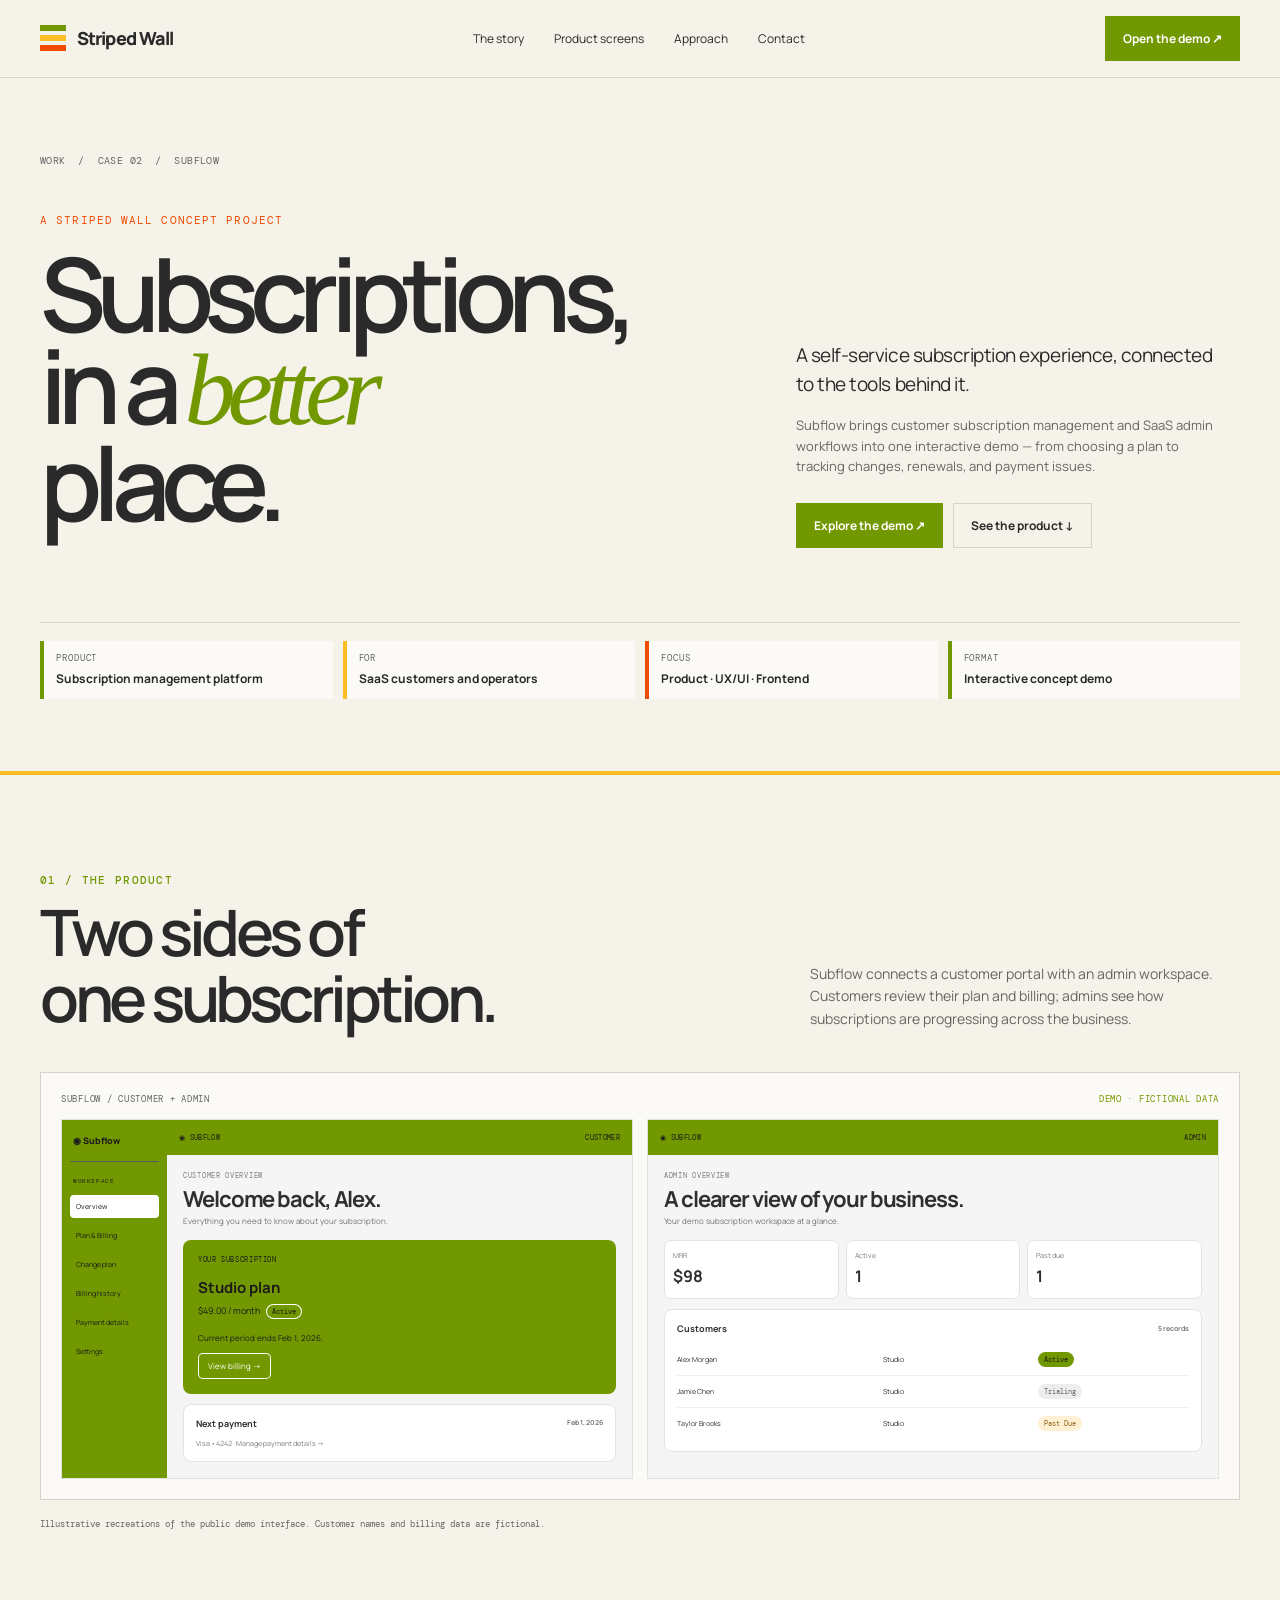
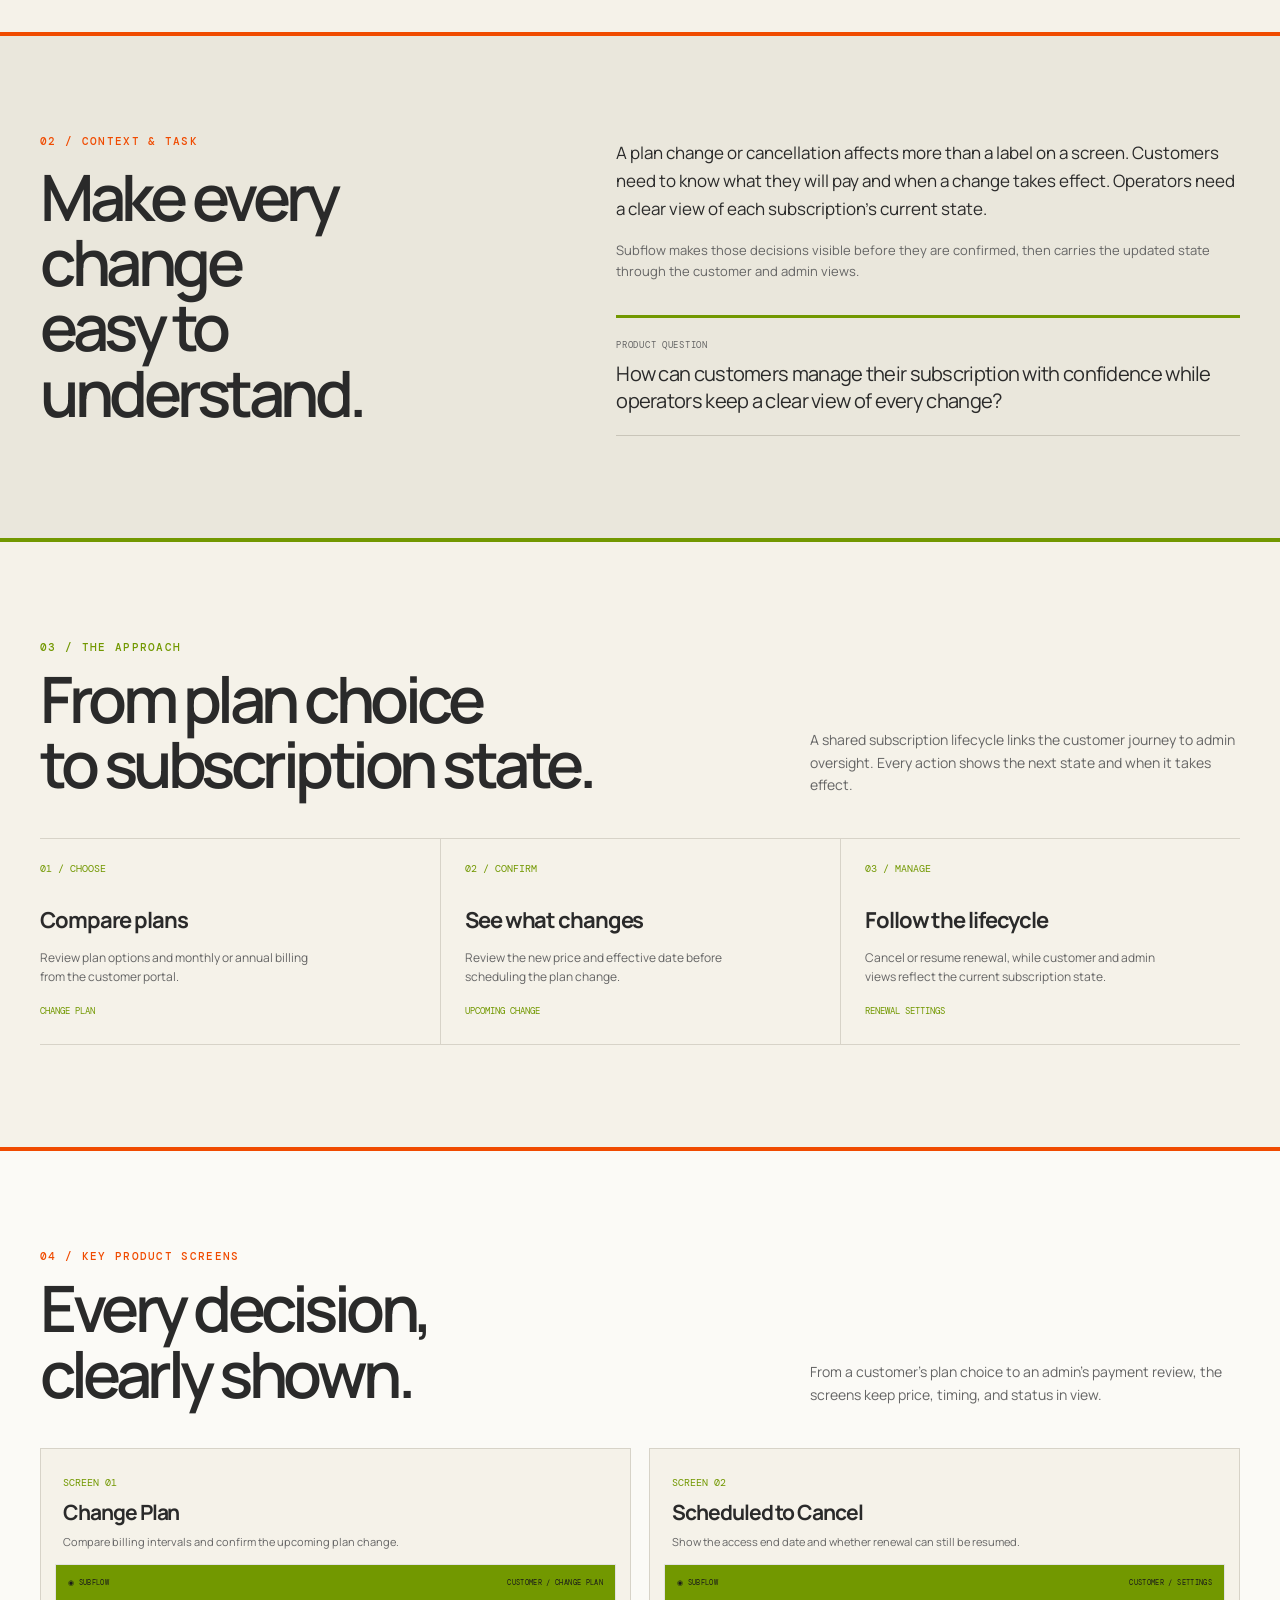
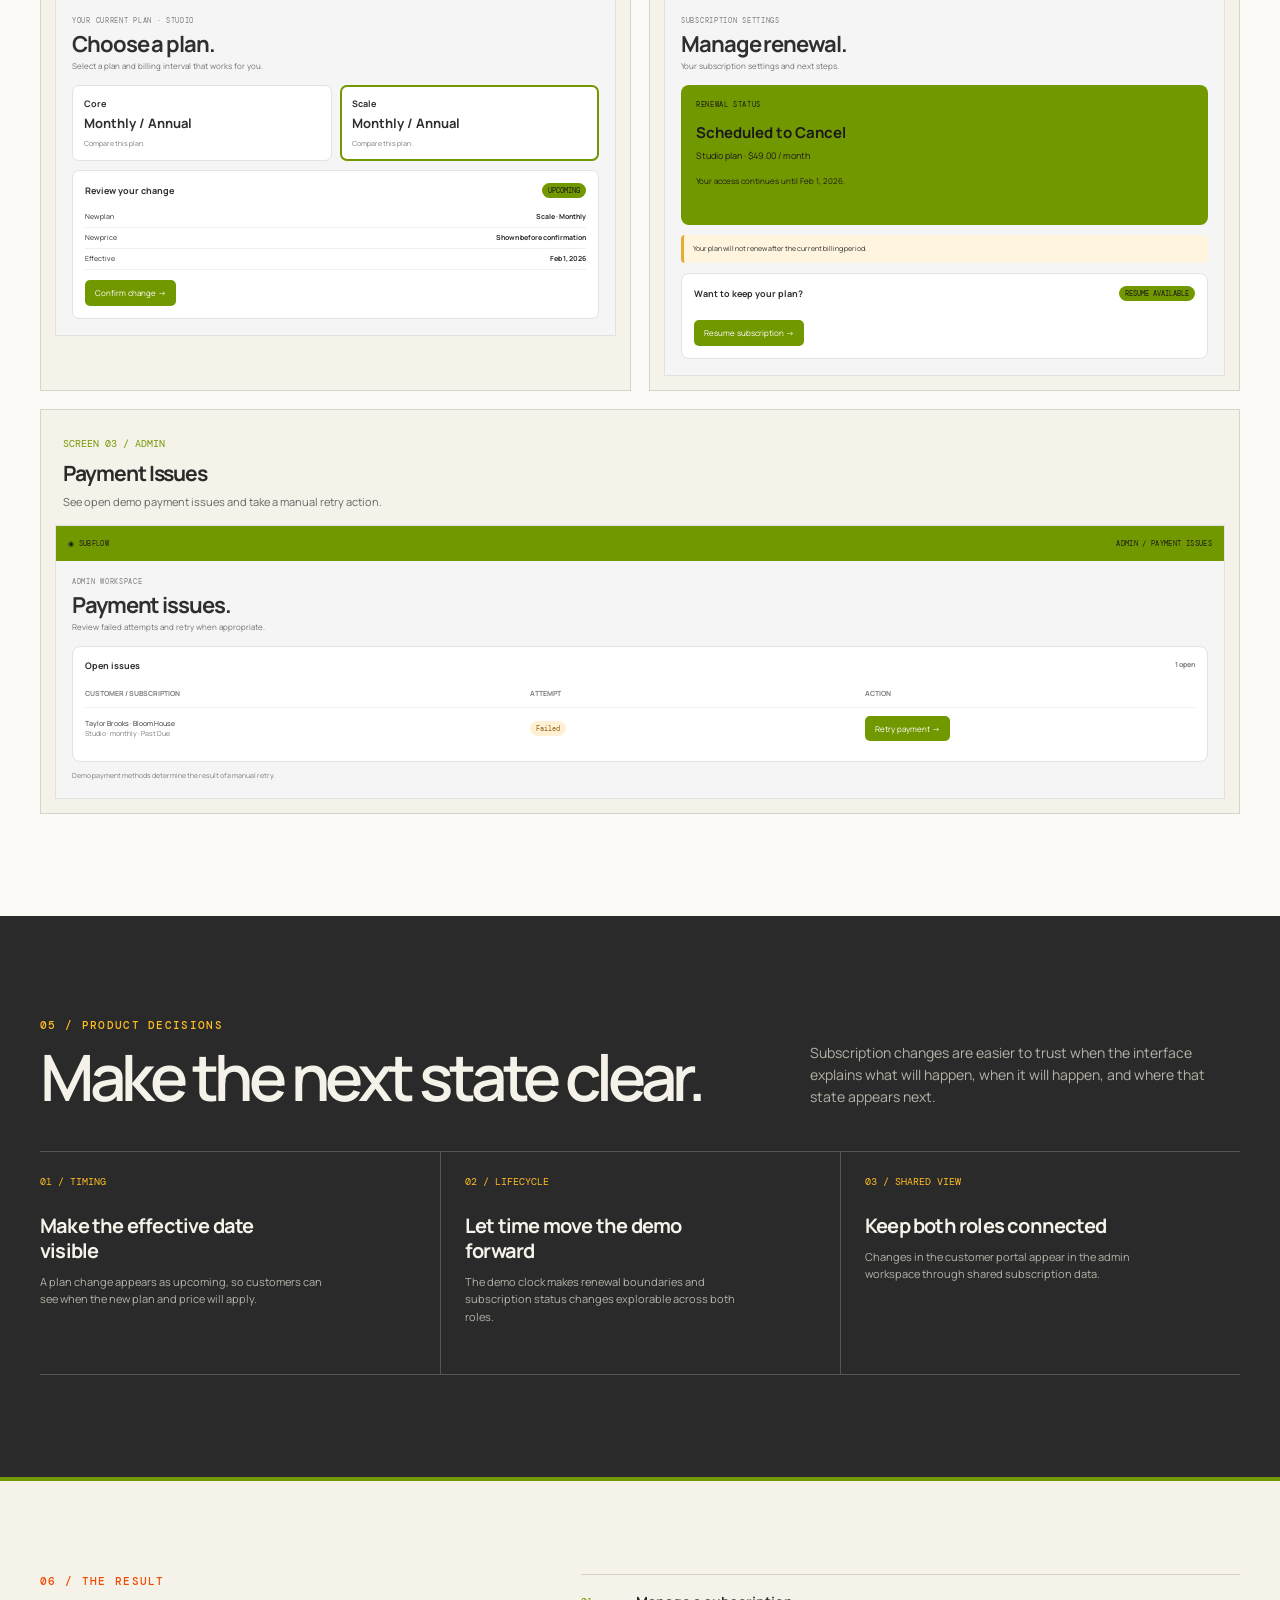
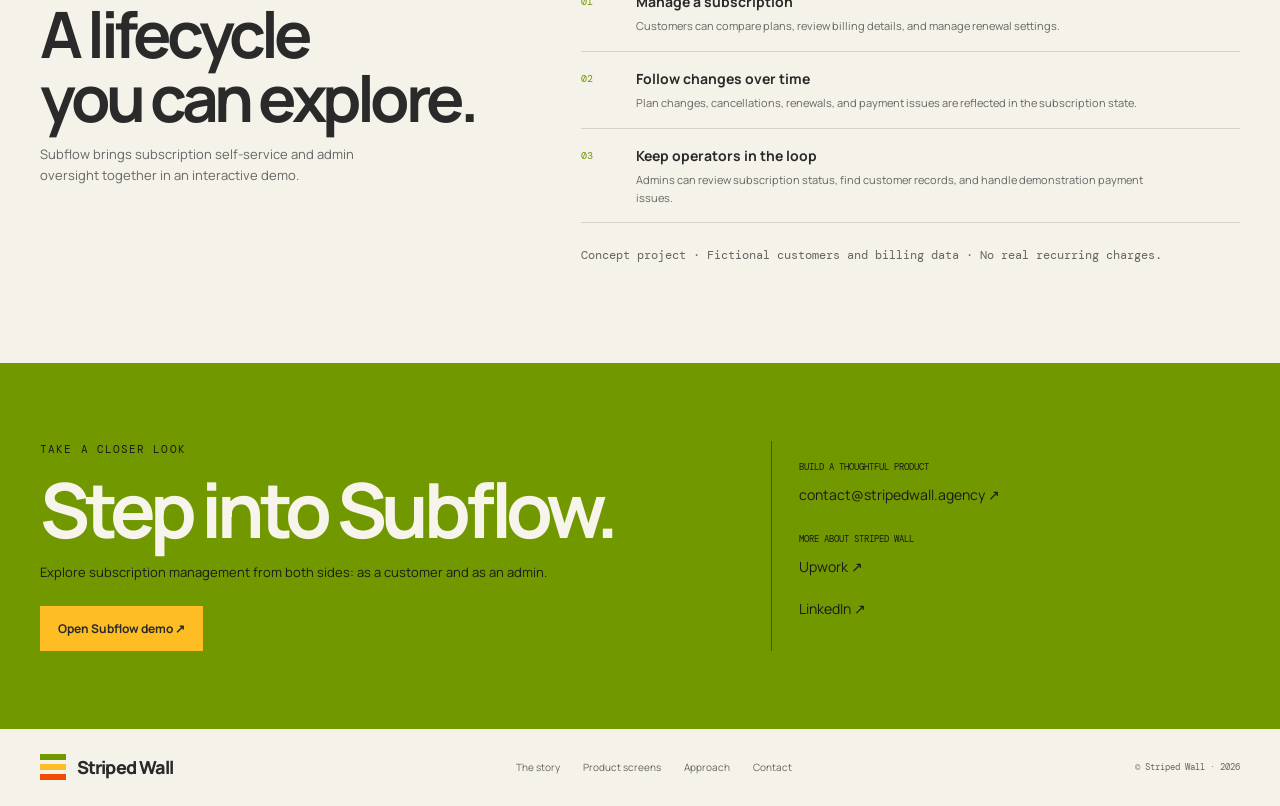
<file: work/subflow/index.html>
<!doctype html>
<html lang="en">
  <head>
    <meta charset="utf-8" />
    <meta name="viewport" content="width=device-width,initial-scale=1" />
    <meta
      name="description"
      content="Subflow — subscription management platform concept by Striped Wall."
    />
    <title>Subflow — Subscriptions, in a better place. | Striped Wall</title>
    <link rel="icon" type="image/svg+xml" href="../../assets/favicon.svg" />

    <link rel="preconnect" href="https://fonts.googleapis.com" />
    <link rel="preconnect" href="https://fonts.gstatic.com" crossorigin />
    <link
      rel="stylesheet"
      href="https://fonts.googleapis.com/css2?family=DM+Mono:wght@400;500&family=Manrope:wght@400;500;600;700;800&display=swap"
      media="print"
      onload="this.media = 'all'"
    />
    <noscript
      ><link
        rel="stylesheet"
        href="https://fonts.googleapis.com/css2?family=DM+Mono:wght@400;500&family=Manrope:wght@400;500;600;700;800&display=swap"
    /></noscript>
<style data-source="../../assets/css/subflow.css">
:root {
  --paper: #f5f2e9;
  --ink: #2a2a2a;
  --muted: #77776e;
  --yellow: #ffbd24;
  --orange: #f04b00;
  --line: #d7d3c8;
  --white: #fbfaf6;
  --soft: #eae7dc;
  --serif: Georgia, "Times New Roman", serif;
  --sans: "Manrope", Arial, sans-serif;
  --mono: "DM Mono", monospace;
  --app: #f6f6f1;
  --app-ink: #272727;
  --app-muted: #868686;
  --app-line: #e2e2e2;
  --navy: #232323;
}
* {
  box-sizing: border-box;
}
html {
  scroll-behavior: smooth;
}
body {
  margin: 0;
  background: var(--paper);
  color: var(--ink);
  font: 15px/1.6 var(--sans);
}
a {
  color: inherit;
  text-decoration: none;
}
.wrap {
  width: min(1240px, calc(100% - 80px));
  margin: auto;
}
.eyebrow {
  font: 11px var(--mono);
  letter-spacing: 0.1em;
  text-transform: uppercase;
  color: var(--muted);
}
.stripe {
  display: flex;
  gap: 4px;
  width: 26px;
  height: 26px;
  flex-direction: column;
}
.stripe i {
  height: 6px;
  background: var(--green);
}
.stripe i:nth-child(2) {
  background: var(--yellow);
}
.stripe i:nth-child(3) {
  background: var(--orange);
}
header {
  height: 78px;
  border-bottom: 1px solid var(--line);
  display: flex;
  align-items: center;
}
.nav {
  display: flex;
  align-items: center;
  justify-content: space-between;
}
.brand {
  display: flex;
  gap: 11px;
  align-items: center;
  font-size: 18px;
  font-weight: 800;
  letter-spacing: -0.05em;
}
.links {
  display: flex;
  align-items: center;
  gap: 30px;
  font-size: 12px;
}
.nav-cta,
.button {
  display: inline-flex;
  align-items: center;
  justify-content: center;
  padding: 12px 17px;
  border: 1px solid var(--ink);
  font-size: 12px;
  font-weight: 700;
  transition: 0.18s;
}
.nav-cta:hover,
.button.primary:hover {
  background: var(--ink);
  border-color: var(--ink);
  color: white;
}
.nav-cta {
  background: var(--green);
  color: #fff;
  border-color: var(--green);
}
.mobile-menu {
  display: none;
}
.hero {
  padding: 76px 0 72px;
}
.crumb {
  font: 10px var(--mono);
  color: var(--muted);
  letter-spacing: 0.04em;
}
.crumb a:hover {
  color: var(--green);
}
.hero-grid {
  display: grid;
  grid-template-columns: 1fr 0.68fr;
  gap: 8vw;
  align-items: end;
  margin-top: 46px;
}
.hero .eyebrow {
  color: var(--orange);
}
h1,
h2,
h3,
p {
  margin-top: 0;
}
.hero h1 {
  font-size: clamp(62px, 8vw, 112px);
  line-height: 0.9;
  letter-spacing: -0.085em;
  font-weight: 600;
  margin: 20px 0 28px;
}
.hero h1 em {
  font-family: var(--serif);
  font-weight: 400;
  color: var(--green);
  letter-spacing: -0.08em;
}
.hero-copy {
  max-width: 430px;
  padding-bottom: 8px;
}
.hero-copy .lead {
  font-size: 19px;
  line-height: 1.55;
  letter-spacing: -0.025em;
  margin-bottom: 15px;
}
.hero-copy p:last-of-type {
  color: var(--muted);
  font-size: 13px;
}
.hero-actions {
  display: flex;
  gap: 10px;
  margin-top: 26px;
}
.button.primary {
  background: var(--green);
  border-color: var(--green);
  color: #fff;
}
.button.secondary {
  border-color: var(--line);
}
.facts {
  display: flex;
  flex-wrap: wrap;
  gap: 9px 10px;
  border-top: 1px solid var(--line);
  margin-top: 66px;
  padding-top: 18px;
}
.fact {
  display: flex;
  flex-direction: column;
  justify-content: center;
  flex: 1 1 190px;
  min-height: 58px;
  padding: 8px 12px;
  border: 0;
  border-left: 4px solid var(--green);
  background: var(--white);
}
.fact + .fact {
  border-left: 4px solid var(--green);
  padding-left: 12px;
}
.fact:nth-child(2) {
  border-left-color: var(--yellow);
}
.fact:nth-child(3) {
  border-left-color: var(--orange);
}
.fact:nth-child(4) {
  border-left-color: var(--green);
}
.fact small {
  display: block;
  font: 9px var(--mono);
  letter-spacing: 0.1em;
  text-transform: uppercase;
  color: var(--muted);
  margin: 0 0 5px;
}
.fact b {
  font-size: 12px;
  font-weight: 700;
}
section {
  padding: 102px 0;
}
.product-section,
#story,
#approach,
#screens,
.outcomes {
  position: relative;
  border-top: 0;
}
.product-section::before,
#story::before,
#approach::before,
#screens::before,
.outcomes::before {
  content: "";
  position: absolute;
  z-index: 2;
  top: 0;
  left: 50%;
  transform: translateX(-50%);
  width: 100vw;
  height: 4px;
}
.product-section::before {
  background: var(--yellow);
}
#story::before {
  background: var(--orange);
}
#approach::before {
  background: var(--green);
}
#screens::before {
  background: var(--orange);
}
.outcomes::before {
  background: var(--green);
}
.section-head {
  display: flex;
  justify-content: space-between;
  align-items: end;
  gap: 40px;
  margin-bottom: 42px;
}
.section-head h2,
.split-copy h2 {
  font-size: clamp(39px, 5vw, 66px);
  line-height: 1.02;
  letter-spacing: -0.07em;
  font-weight: 600;
  margin: 12px 0 0;
}
.section-head p {
  max-width: 430px;
  color: var(--muted);
  margin: 0;
  font-size: 14px;
}
.section-head .eyebrow,
.split-copy .eyebrow,
.outcome-row .eyebrow {
  font-size: 11px;
  font-weight: 500;
  letter-spacing: 0.12em;
}
.product-section .eyebrow,
#approach .eyebrow {
  color: var(--green);
}
#story .eyebrow,
#screens .eyebrow,
.outcome-row .eyebrow {
  color: var(--orange);
}
#decisions .section-head .eyebrow {
  color: var(--yellow);
}
.visual {
  background: var(--white);
  border: 1px solid var(--line);
  padding: 20px;
  position: relative;
}
.visual-cap {
  display: flex;
  justify-content: space-between;
  gap: 16px;
  font: 9px var(--mono);
  letter-spacing: 0.08em;
  text-transform: uppercase;
  color: var(--muted);
  padding-bottom: 14px;
}
.visual-cap .tag {
  color: var(--green);
}
/* Product UI illustration */
.app {
  display: grid;
  grid-template-columns: 190px 1fr;
  min-height: 520px;
  background: var(--app);
  border: 1px solid #dfdfdf;
  color: var(--app-ink);
  font: 11px/1.45 var(--sans);
  overflow: hidden;
}
.app-side {
  background: var(--navy);
  color: #f4f4ed;
  padding: 21px 16px;
  display: flex;
  flex-direction: column;
}
.app-brand {
  font-size: 11px;
  font-weight: 800;
  letter-spacing: 0.05em;
  display: flex;
  align-items: center;
  gap: 8px;
  padding: 1px 3px 25px;
  border-bottom: 1px solid #3e3e3e;
}
.app-brand i {
  display: inline-block;
  width: 9px;
  height: 9px;
  background: var(--green);
  border-radius: 50%;
}
.app-label {
  font: 8px var(--mono);
  letter-spacing: 0.1em;
  color: #929292;
  margin: 23px 4px 8px;
  text-transform: uppercase;
}
.app-nav {
  padding: 8px 10px;
  border-radius: 3px;
  color: #c1c1c1;
  margin: 1px 0;
}
.app-nav.active {
  background: #383838;
  color: #fff;
}
.app-nav span {
  float: right;
  color: var(--green);
}
.app-user {
  margin-top: auto;
  border-top: 1px solid #3e3e3e;
  padding: 14px 3px 0;
  font-size: 9px;
  color: #c1c1c1;
}
.app-user b {
  display: block;
  color: #fff;
  font-size: 10px;
}
.app-main {
  padding: 25px 28px 28px;
  min-width: 0;
}
.app-top {
  display: flex;
  justify-content: space-between;
  align-items: center;
  border-bottom: 1px solid var(--app-line);
  padding: 0 0 15px;
  color: var(--app-muted);
  font: 8px var(--mono);
  letter-spacing: 0.05em;
}
.demo-pill {
  background: var(--green);
  color: #1a1a1a;
  padding: 4px 8px;
  border-radius: 2px;
}
.app-title {
  font: 32px/1.05 var(--serif);
  letter-spacing: -0.04em;
  margin: 22px 0 3px;
}
.app-sub {
  font-size: 10px;
  color: var(--app-muted);
}
.app-filters {
  display: flex;
  gap: 8px;
  margin: 17px 0 16px;
}
.filter {
  background: #fff;
  border: 1px solid var(--app-line);
  padding: 6px 9px;
  color: #575757;
  font-size: 8px;
}
.metric-grid {
  display: grid;
  grid-template-columns: repeat(4, 1fr);
  border: 1px solid var(--app-line);
  background: #fff;
}
.metric {
  padding: 12px 13px;
  border-right: 1px solid var(--app-line);
}
.metric:last-child {
  border: 0;
}
.metric small {
  display: block;
  color: var(--app-muted);
  font-size: 8px;
  margin-bottom: 5px;
}
.metric b {
  font: 24px var(--serif);
  font-weight: 400;
}
.dashboard-lower {
  display: grid;
  grid-template-columns: 0.9fr 1.1fr;
  gap: 16px;
  margin-top: 17px;
}
.panel {
  background: #fff;
  border: 1px solid var(--app-line);
  padding: 13px;
  min-width: 0;
}
.panel h4 {
  font: 15px var(--serif);
  margin: 0 0 4px;
}
.panel-sub {
  font: 8px var(--mono);
  color: var(--app-muted);
  margin-bottom: 13px;
}
.bars {
  height: 126px;
  display: flex;
  align-items: end;
  gap: 12px;
  padding: 8px 6px 0;
  border-bottom: 1px solid var(--app-line);
}
.bar {
  flex: 1;
  background: var(--green);
  max-width: 34px;
  position: relative;
}
.bar:after {
  content: attr(data-date);
  position: absolute;
  top: calc(100% + 5px);
  left: 50%;
  transform: translateX(-50%);
  font: 7px var(--mono);
  color: var(--app-muted);
  white-space: nowrap;
}
.table-head,
.table-row {
  display: grid;
  grid-template-columns: 1.05fr 1fr 0.7fr;
  gap: 4px;
  align-items: center;
}
.table-head {
  font: 7px var(--mono);
  letter-spacing: 0.04em;
  color: var(--app-muted);
  padding: 7px 0;
  border-bottom: 1px solid var(--app-line);
}
.table-row {
  font-size: 8px;
  padding: 9px 0;
  border-bottom: 1px solid #eeeeee;
}
.table-row:last-child {
  border: 0;
}
.status {
  font: 7px var(--mono);
  color: #b8402c;
  background: #fff0ea;
  padding: 3px 5px;
  width: max-content;
}
.context {
  background: var(--soft);
}
.split {
  display: grid;
  grid-template-columns: 0.85fr 1.15fr;
  gap: 9vw;
  align-items: start;
}
.split-copy {
  position: sticky;
  top: 36px;
}
.split-copy .eyebrow {
  color: var(--orange);
}
.split-copy h2 {
  margin: 16px 0 0;
}
.context-copy {
  padding-top: 5px;
}
.context-copy p {
  font-size: 17px;
  line-height: 1.65;
  max-width: 630px;
}
.context-copy p.muted {
  font-size: 13px;
  color: var(--muted);
}
.callout {
  margin-top: 32px;
  padding: 21px 0;
  border-top: 3px solid var(--green);
  border-bottom: 1px solid #c9c5b9;
  font-size: 20px;
  line-height: 1.35;
  letter-spacing: -0.035em;
  max-width: 650px;
}
.callout span {
  display: block;
  font: 9px var(--mono);
  letter-spacing: 0.08em;
  color: var(--muted);
  text-transform: uppercase;
  margin-bottom: 9px;
}
.journey {
  display: grid;
  grid-template-columns: repeat(3, 1fr);
  border-top: 1px solid var(--line);
  border-bottom: 1px solid var(--line);
}
.journey article {
  display: flex;
  flex-direction: column;
  padding: 23px 24px 27px 0;
  min-height: 205px;
}
.journey article + article {
  padding-left: 24px;
  border-left: 1px solid var(--line);
}
.journey .step {
  font: 10px var(--mono);
  color: var(--green);
}
.journey h3 {
  font-size: 22px;
  letter-spacing: -0.05em;
  margin: 28px 0 9px;
}
.journey p {
  font-size: 12px;
  color: var(--muted);
  max-width: 290px;
  margin: 0;
}
.journey .mini-label {
  font: 9px var(--mono);
  text-transform: uppercase;
  color: var(--orange);
  margin-top: auto;
  padding-top: 19px;
}
.screens {
  background: var(--white);
}
.screen-grid {
  display: grid;
  grid-template-columns: 1fr 1fr;
  gap: 18px;
}
.screen-card {
  border: 1px solid var(--line);
  background: var(--paper);
  min-width: 0;
}
.screen-card.wide {
  grid-column: 1/-1;
}
.screen-title {
  display: flex;
  justify-content: space-between;
  align-items: start;
  padding: 21px 22px 15px;
}
.screen-title .n {
  font: 10px var(--mono);
  color: var(--green);
}
.screen-title h3 {
  font-size: 21px;
  letter-spacing: -0.05em;
  margin: 3px 0 3px;
}
.screen-title p {
  font-size: 11px;
  color: var(--muted);
  margin: 0;
  max-width: 420px;
}
.screen-frame {
  padding: 0 14px 14px;
}
.mini-app {
  border: 1px solid #dedede;
  background: var(--app);
  overflow: hidden;
  color: var(--app-ink);
  font: 8px var(--sans);
}
.mini-top {
  background: var(--navy);
  color: #e8e8e8;
  padding: 8px 10px;
  font: 7px var(--mono);
  letter-spacing: 0.04em;
}
.mini-content {
  padding: 13px 15px;
}
.mini-heading {
  font: 22px var(--serif);
  margin: 0 0 4px;
}
.mini-caption {
  font-size: 7px;
  color: var(--app-muted);
  margin-bottom: 12px;
}
.mini-toolbar {
  display: flex;
  justify-content: space-between;
  gap: 8px;
  align-items: center;
  border-bottom: 1px solid var(--app-line);
  padding-bottom: 9px;
  margin-bottom: 10px;
}
.mini-control {
  background: white;
  border: 1px solid var(--app-line);
  padding: 5px 7px;
  font-size: 7px;
  color: #666;
}
.mini-button {
  background: var(--green);
  color: white;
  padding: 6px 10px;
  font: 7px var(--mono);
}
.mini-data {
  display: grid;
  grid-template-columns: 1.2fr 0.8fr;
  gap: 12px;
}
.mini-table {
  background: #fff;
  border: 1px solid var(--app-line);
  padding: 0 9px;
}
.mini-row {
  display: grid;
  grid-template-columns: 1.05fr 0.9fr 0.7fr 0.55fr;
  gap: 4px;
  padding: 8px 0;
  border-bottom: 1px solid #efefef;
  align-items: center;
  font-size: 7px;
}
.mini-row:last-child {
  border: 0;
}
.mini-row.head {
  font: 6px var(--mono);
  color: var(--app-muted);
  letter-spacing: 0.03em;
}
.mini-sidecard {
  background: #fff;
  border: 1px solid var(--app-line);
  padding: 11px;
}
.mini-sidecard b {
  display: block;
  font-size: 10px;
  margin-bottom: 8px;
}
.detail-layout {
  display: grid;
  grid-template-columns: 1.35fr 0.65fr;
  gap: 12px;
}
.detail-panel {
  background: #fff;
  border: 1px solid var(--app-line);
  padding: 12px;
}
.detail-kicker {
  font: 7px var(--mono);
  color: var(--app-muted);
  letter-spacing: 0.05em;
}
.detail-amount {
  font: 30px var(--serif);
  margin: 5px 0;
}
.detail-badge {
  display: inline-block;
  background: var(--green);
  color: #1a1a1a;
  padding: 4px 7px;
  font: 7px var(--mono);
}
.detail-rule {
  height: 1px;
  background: var(--app-line);
  margin: 12px 0;
}
.detail-field {
  display: flex;
  justify-content: space-between;
  gap: 10px;
  padding: 5px 0;
  font-size: 7px;
}
.detail-field span:first-child {
  color: var(--app-muted);
}
.reason {
  background: #fff3ee;
  color: #a8442b;
  padding: 8px;
  font-size: 7px;
  margin-top: 8px;
}
.refund-modal {
  max-width: 430px;
  margin: 7px auto;
  background: #fff;
  border: 1px solid var(--app-line);
  padding: 17px;
  box-shadow: 0 0 0 1200px rgba(31, 31, 31, 0.25);
  position: relative;
}
.refund-modal h4 {
  font: 20px var(--serif);
  margin: 0 0 4px;
}
.refund-modal p {
  font-size: 8px;
  color: var(--app-muted);
  margin-bottom: 13px;
}
.amount-box {
  background: var(--green);
  border: 1px solid var(--app-line);
  padding: 10px;
  margin-bottom: 11px;
}
.amount-box small {
  display: block;
  font-size: 7px;
  color: var(--app-muted);
}
.amount-box b {
  font: 21px var(--serif);
}
.select-box {
  border: 1px solid var(--app-line);
  padding: 8px;
  margin-bottom: 9px;
  color: #666;
  font-size: 7px;
}
.select-box span {
  float: right;
}
.modal-actions {
  display: flex;
  justify-content: flex-end;
  gap: 7px;
  margin-top: 14px;
}
.modal-actions i {
  font-style: normal;
  padding: 6px 9px;
  border: 1px solid var(--app-line);
  font-size: 7px;
}
.modal-actions i:last-child {
  background: var(--green);
  border-color: var(--green);
  color: white;
}
.after-refund {
  display: grid;
  grid-template-columns: 1fr 1fr;
  gap: 11px;
}
.refunded-card,
.activity-card {
  background: #fff;
  border: 1px solid var(--app-line);
  padding: 12px;
}
.refunded-card strong {
  font: 18px var(--serif);
  display: block;
  margin: 8px 0;
}
.activity-line {
  border-left: 1px solid var(--green);
  padding: 0 0 8px 11px;
  margin: 10px 0;
  font-size: 7px;
}
.activity-line b {
  display: block;
  font-size: 8px;
}
.activity-line small {
  color: var(--app-muted);
}
.decisions {
  background: var(--ink);
  color: var(--paper);
}
.decisions .eyebrow {
  color: #b5b3a8;
}
.decisions .section-head p {
  color: #b5b3a8;
}
.decision-grid {
  display: grid;
  grid-template-columns: repeat(3, 1fr);
  border-top: 1px solid #555555;
  border-bottom: 1px solid #555555;
}
.decision {
  padding: 23px 24px 27px 0;
  min-height: 222px;
}
.decision + .decision {
  border-left: 1px solid #555555;
  padding-left: 24px;
}
.decision .n {
  font: 10px var(--mono);
  color: var(--yellow);
}
.decision h3 {
  font-size: 20px;
  line-height: 1.25;
  letter-spacing: -0.04em;
  margin: 25px 0 10px;
  max-width: 270px;
}
.decision p {
  font-size: 11px;
  color: #b5b3a8;
  max-width: 290px;
}
.architecture {
  display: grid;
  grid-template-columns: 1fr 1fr;
  gap: 44px;
  margin-top: 68px;
}
.architecture h3 {
  font-size: 24px;
  letter-spacing: -0.05em;
  margin: 8px 0 19px;
}
.stack {
  display: flex;
  flex-wrap: wrap;
  gap: 7px;
}
.stack span {
  font: 9px var(--mono);
  border: 1px solid #555555;
  color: #e1e0d6;
  padding: 7px 9px;
}
.arch-note {
  font-size: 12px;
  color: #b5b3a8;
  max-width: 500px;
  margin: 0;
}
.arch-note strong {
  color: var(--paper);
  font-weight: 600;
}
.truth {
  border-top: 3px solid var(--yellow);
  margin-top: 32px;
  padding-top: 15px;
  font-size: 11px;
  color: #b5b3a8;
}
.truth b {
  color: var(--paper);
}
.outcomes {
  padding: 97px 0;
}
.outcome-row {
  display: grid;
  grid-template-columns: 0.8fr 1.2fr;
  gap: 8vw;
}
.outcome-row h2 {
  font-size: clamp(40px, 5vw, 65px);
  line-height: 1;
  letter-spacing: -0.07em;
  margin: 14px 0;
}
.outcome-list {
  border-top: 1px solid var(--line);
}
.outcome-item {
  display: grid;
  grid-template-columns: 40px 1fr;
  gap: 15px;
  padding: 16px 0;
  border-bottom: 1px solid var(--line);
}
.outcome-item .n {
  font: 10px var(--mono);
  color: var(--green);
  padding-top: 4px;
}
.outcome-item b {
  display: block;
  font-size: 14px;
  margin-bottom: 4px;
}
.outcome-item p {
  font-size: 11px;
  color: var(--muted);
  margin: 0;
  max-width: 540px;
}
.demo-note {
  font: 9px var(--mono);
  color: var(--muted);
  margin-top: 22px;
}
.next {
  background: var(--green);
  color: #f7f4eb;
  padding: 78px 0;
}
.next .eyebrow {
  color: #1a1a1a;
}
.next-grid {
  display: grid;
  grid-template-columns: 1fr 0.7fr;
  gap: 60px;
  align-items: end;
}
.next h2 {
  font-size: clamp(42px, 6vw, 76px);
  letter-spacing: -0.07em;
  line-height: 1;
  margin: 15px 0;
}
.next p {
  font-size: 13px;
  color: #e5e3d6;
  max-width: 520px;
  margin: 0;
}
.next .button {
  background: var(--yellow);
  border-color: var(--yellow);
  color: var(--ink);
  margin-top: 23px;
}
.contact-mini {
  border-left: 1px solid var(--green);
  padding: 12px 0 12px 27px;
}
.contact-mini small {
  font: 9px var(--mono);
  color: #1a1a1a;
  text-transform: uppercase;
}
.contact-mini a {
  display: block;
  font-size: 14px;
  margin: 7px 0 19px;
}
.footer {
  padding: 24px 0;
}
.footrow {
  display: flex;
  align-items: center;
  justify-content: space-between;
  gap: 20px;
}
.footlinks {
  display: flex;
  gap: 23px;
  color: var(--muted);
  font-size: 10px;
}
.copyright {
  font: 9px var(--mono);
  color: var(--muted);
}
@media (max-width: 900px) {
  .wrap {
    width: calc(100% - 48px);
  }
  .hero-grid {
    gap: 40px;
  }
  .app {
    grid-template-columns: 155px 1fr;
  }
  .app-main {
    padding: 21px 19px;
  }
  .facts {
    gap: 8px;
  }
  .fact {
    flex-basis: calc(50% - 8px);
  }
  .section-head {
    align-items: start;
  }
  .split {
    gap: 45px;
  }
  .split-copy {
    position: static;
  }
  .app-side {
    padding: 17px 12px;
  }
  .architecture {
    gap: 25px;
  }
}
@media (max-width: 640px) {
  header {
    height: 66px;
  }
  .wrap {
    width: calc(100% - 36px);
  }
  .links,
  .nav-cta {
    display: none;
  }
  .mobile-menu {
    display: block;
    font: 10px var(--mono);
  }
  .hero {
    padding: 46px 0 56px;
  }
  .hero-grid {
    grid-template-columns: 1fr;
    gap: 18px;
    margin-top: 34px;
  }
  .hero h1 {
    font-size: clamp(58px, 17vw, 84px);
    margin: 18px 0;
  }
  .hero-copy .lead {
    font-size: 17px;
  }
  .hero-actions {
    flex-wrap: wrap;
  }
  .facts {
    margin-top: 42px;
  }
  .fact {
    padding: 8px 10px 8px 12px;
  }
  .fact + .fact {
    padding-left: 12px;
  }
  .fact:nth-child(3) {
    padding-left: 12px;
  }
  section {
    padding: 72px 0;
  }
  .section-head {
    display: block;
    margin-bottom: 30px;
  }
  .section-head p {
    margin-top: 15px;
  }
  .section-head h2,
  .split-copy h2 {
    font-size: 42px;
  }
  .visual {
    padding: 10px;
  }
  .visual-cap {
    font-size: 7px;
  }
  .app {
    grid-template-columns: 1fr;
    min-height: auto;
  }
  .app-side {
    display: none;
  }
  .app-main {
    padding: 16px 12px;
  }
  .app-title {
    font-size: 27px;
  }
  .app-filters {
    margin: 12px 0;
  }
  .filter {
    font-size: 7px;
    padding: 5px 6px;
  }
  .metric {
    padding: 8px 6px;
  }
  .metric small {
    font-size: 6px;
  }
  .metric b {
    font-size: 18px;
  }
  .dashboard-lower {
    grid-template-columns: 1fr;
    gap: 10px;
  }
  .bars {
    height: 90px;
  }
  .panel {
    padding: 10px;
  }
  .table-row {
    font-size: 7px;
  }
  .split {
    grid-template-columns: 1fr;
    gap: 28px;
  }
  .context-copy p {
    font-size: 15px;
  }
  .callout {
    font-size: 18px;
  }
  .journey {
    grid-template-columns: 1fr;
  }
  .journey article,
  .journey article + article {
    min-height: 0;
    padding: 20px 0;
    border-left: 0;
    border-bottom: 1px solid var(--line);
  }
  .journey article:last-child {
    border-bottom: 0;
  }
  .journey h3 {
    margin: 14px 0 5px;
  }
  .screen-grid {
    grid-template-columns: 1fr;
  }
  .screen-card.wide {
    grid-column: auto;
  }
  .screen-title {
    padding: 16px 15px 12px;
  }
  .screen-frame {
    padding: 0 9px 9px;
  }
  .mini-content {
    padding: 10px;
  }
  .mini-data {
    grid-template-columns: 1fr;
  }
  .mini-sidecard {
    display: none;
  }
  .mini-row {
    font-size: 6px;
  }
  .mini-row.head {
    font-size: 5px;
  }
  .detail-layout {
    grid-template-columns: 1fr;
  }
  .detail-layout .detail-panel:last-child {
    display: none;
  }
  .refund-modal {
    margin: 7px auto;
    padding: 12px;
  }
  .after-refund {
    grid-template-columns: 1fr;
  }
  .decision-grid {
    grid-template-columns: 1fr;
  }
  .decision,
  .decision + .decision {
    min-height: 0;
    padding: 20px 0;
    border-left: 0;
    border-bottom: 1px solid #555555;
  }
  .decision:last-child {
    border-bottom: 0;
  }
  .decision h3 {
    margin: 13px 0 6px;
  }
  .architecture {
    grid-template-columns: 1fr;
    gap: 30px;
    margin-top: 45px;
  }
  .outcome-row {
    grid-template-columns: 1fr;
    gap: 27px;
  }
  .outcome-row h2 {
    font-size: 44px;
  }
  .next-grid {
    grid-template-columns: 1fr;
    gap: 32px;
  }
  .contact-mini {
    border-left: 0;
    border-top: 1px solid var(--green);
    padding: 20px 0 0;
  }
  .footrow {
    flex-wrap: wrap;
  }
  .footlinks {
    order: 3;
    width: 100%;
    flex-wrap: wrap;
    gap: 13px;
  }
  .copyright {
    margin-left: auto;
  }
}
@media (prefers-reduced-motion: reduce) {
  html {
    scroll-behavior: auto;
  }
  * {
    transition: none !important;
  }
}

.flow-dual {
  display: grid;
  grid-template-columns: 1fr 1fr;
  gap: 14px;
}
.flow-view.with-nav {
  display: grid;
  grid-template-columns: 105px minmax(0, 1fr);
}
.flow-sidebar {
  background: var(--green);
  color: #1a1a1a;
  padding: 12px 8px;
  display: flex;
  flex-direction: column;
  gap: 6px;
  font: 7px var(--sans);
}
.flow-sidebrand {
  font-size: 9px;
  font-weight: 800;
  padding: 2px 3px 14px;
  border-bottom: 1px solid #5b5b5b;
  margin-bottom: 5px;
}
.flow-sidelabel {
  font: 6px var(--mono);
  letter-spacing: 0.1em;
  color: #1a1a1a;
  margin: 4px 3px;
}
.flow-sidenav {
  padding: 7px 6px;
  color: #1a1a1a;
  border-radius: 4px;
}
.flow-sidenav.active {
  background: white;
  color: #1a1a1a;
}
.flow-shell {
  min-width: 0;
}
.flow-view {
  background: #f5f5f5;
  border: 1px solid #e1e1e1;
  overflow: hidden;
  color: #2f2f2f;
  font: 9px/1.45 var(--sans);
  min-width: 0;
}
.flow-top {
  height: 35px;
  background: var(--green);
  color: #1a1a1a;
  padding: 0 12px;
  display: flex;
  align-items: center;
  justify-content: space-between;
  font: 7px var(--mono);
  letter-spacing: 0.05em;
}
.flow-main {
  padding: 16px;
}
.flow-label {
  font: 7px var(--mono);
  letter-spacing: 0.1em;
  color: #7d7d7d;
}
.flow-title {
  font: 22px/1.1 var(--sans);
  font-weight: 700;
  letter-spacing: -0.05em;
  margin: 7px 0 4px;
}
.flow-sub {
  font-size: 8px;
  color: #727272;
  margin-bottom: 13px;
}
.flow-plan {
  background: var(--green);
  color: #1a1a1a;
  border-radius: 8px;
  padding: 15px;
  min-height: 140px;
}
.flow-plan-tag {
  font: 7px var(--mono);
  letter-spacing: 0.09em;
}
.flow-plan h4 {
  font-size: 15px;
  margin: 13px 0 5px;
}
.flow-price {
  font-size: 9px;
}
.flow-end {
  font-size: 8px;
  margin-top: 13px;
  color: #1a1a1a;
}
.flow-cta {
  display: inline-block;
  background: var(--green);
  color: white;
  border-radius: 5px;
  padding: 7px 10px;
  font-size: 8px;
  margin-top: 10px;
}
.flow-plan .flow-state,
.flow-plan .flow-cta {
  box-shadow: inset 0 0 0 1px white;
}
.flow-card {
  background: #fff;
  border: 1px solid #e3e3e3;
  border-radius: 8px;
  padding: 12px;
  margin-top: 10px;
}
.flow-card-head {
  display: flex;
  align-items: center;
  justify-content: space-between;
  font-weight: 700;
  font-size: 9px;
  margin-bottom: 9px;
}
.flow-muted {
  font-size: 7px;
  color: #7d7d7d;
}
.flow-kpis {
  display: grid;
  grid-template-columns: repeat(3, 1fr);
  gap: 7px;
}
.flow-kpi {
  background: #fff;
  border: 1px solid #e4e4e4;
  border-radius: 7px;
  padding: 10px 8px;
}
.flow-kpi small {
  display: block;
  font-size: 7px;
  color: #7d7d7d;
}
.flow-kpi b {
  display: block;
  font-size: 16px;
  margin-top: 4px;
}
.flow-row {
  display: grid;
  grid-template-columns: 1fr 0.75fr 0.75fr;
  gap: 5px;
  align-items: center;
  padding: 8px 0;
  border-bottom: 1px solid #efefef;
  font-size: 7px;
}
.flow-row:last-child {
  border: 0;
}
.flow-state {
  display: inline-block;
  padding: 3px 6px;
  border-radius: 12px;
  background: var(--green);
  color: #1a1a1a;
  font: 7px var(--mono);
  width: max-content;
}
.flow-state.warn {
  background: #fff0d4;
  color: #8d6417;
}
.flow-state.neutral {
  background: #ededed;
  color: #636363;
}
.flow-cards {
  display: grid;
  grid-template-columns: 1fr 1fr;
  gap: 8px;
}
.flow-option {
  background: #fff;
  border: 1px solid #e2e2e2;
  border-radius: 7px;
  padding: 11px;
}
.flow-option.selected {
  border: 2px solid var(--green);
  padding: 10px;
}
.flow-option h5 {
  font-size: 9px;
  margin: 0 0 4px;
}
.flow-option strong {
  font-size: 13px;
}
.flow-option p {
  font-size: 7px;
  color: #7d7d7d;
  margin: 6px 0 0;
}
.flow-confirm {
  background: #fff;
  border: 1px solid #e2e2e2;
  border-radius: 7px;
  padding: 12px;
  margin-top: 9px;
}
.flow-line {
  display: flex;
  justify-content: space-between;
  gap: 6px;
  padding: 5px 0;
  border-bottom: 1px solid #efefef;
  font-size: 7px;
}
.flow-line:last-child {
  border: 0;
}
.flow-alert {
  background: #fff5df;
  border-left: 3px solid #e5ac37;
  border-radius: 4px;
  padding: 9px;
  font-size: 7px;
  margin: 10px 0;
}
.flow-screen-card {
  border: 1px solid var(--line);
  background: var(--paper);
  min-width: 0;
}
.flow-screen-card.wide {
  grid-column: 1/-1;
}
.flow-screen-title {
  padding: 20px 22px 14px;
}
.flow-screen-title .n {
  font: 10px var(--mono);
  color: var(--green);
}
.flow-screen-title h3 {
  font-size: 21px;
  letter-spacing: -0.05em;
  margin: 3px 0;
}
.flow-screen-title p {
  font-size: 11px;
  color: var(--muted);
  margin: 0;
}
.flow-screen-inner {
  padding: 0 14px 14px;
}
.flow-screen-inner .flow-view {
  min-height: 245px;
}
.flow-admin-list {
  margin-top: 10px;
}
.flow-note {
  font: 9px var(--mono);
  color: var(--muted);
  margin-top: 18px;
}
.flow-screens {
  display: grid;
  grid-template-columns: 1fr 1fr;
  gap: 18px;
}
.flow-decisions .decision .n {
  color: var(--yellow);
}
@media (max-width: 760px) {
  .flow-dual {
    grid-template-columns: 1fr;
  }
  .flow-main {
    padding: 13px;
  }
  .flow-view {
    font-size: 8px;
  }
  .flow-screens {
    grid-template-columns: 1fr;
  }
  .flow-screen-card.wide {
    grid-column: auto;
  }
}
@media (max-width: 640px) {
  .flow-kpis {
    grid-template-columns: 1fr 1fr;
  }
  .flow-screen-title {
    padding: 16px 15px 12px;
  }
  .flow-screen-inner {
    padding: 0 9px 9px;
  }
}
</style>
<style data-source="../../assets/css/base.css">
/* Shared accessibility, navigation and responsive safeguards. Loaded last. */
:root { --green: #729800; --orange-ink: #f04b00; --muted: #656565; --app-muted: #676767; }
html { scroll-padding-top: 100px; }
body { overflow-wrap: break-word; }
header { position: sticky; top: 0; z-index: 10; background: var(--paper); }
main:focus { outline: none; }
:focus-visible { outline: 3px solid #f04b00; outline-offset: 5px; }
.process :focus-visible, .decisions :focus-visible, .talk :focus-visible, .next :focus-visible { outline-color: #ffc21f; }
.skip-link { position: fixed; top: 8px; left: 8px; z-index: 20; padding: 12px 18px; background: var(--ink); color: white; transform: translateY(-160%); }
.skip-link:focus { transform: none; }
.menu-toggle { display: none; border: 1px solid currentColor; background: transparent; color: var(--ink); padding: 10px 12px; font: 12px var(--mono); cursor: pointer; }
.nav-cta, .button.dark, .button.primary { background: var(--green); border-color: var(--green); color: white; }
.nav-cta:hover, .button.dark:hover, .button.primary:hover { background: var(--green); border-color: var(--green); color: white; text-decoration: underline; }
.hero .eyebrow, .build-card .num, .why .eyebrow, #story .eyebrow, #screens .eyebrow, .outcome-row .eyebrow { color: #f04b00; }
.hero h1 em, .section-head > div:first-child .eyebrow, .about-grid > div:first-child .eyebrow, .service .num, .service .tags, .project .type, .journey .step, .journey .mini-label, .screen-title .n, .outcome-item .n, .visual-cap .tag { color: var(--green); }
.home .hero h1 em { color: var(--green); }
.home .hero .eyebrow, .home .why .eyebrow, .expertise strong, .workflow-top span:last-child, .workflow-steps b { color: #f04b00; }
.home .about-grid > div:first-child > .eyebrow, .workflow-top span:first-child, .why-story .why-experience { color: var(--green); }
.workflow-actions span:first-child { color: white; }
.process > .wrap > .section-head:first-child .eyebrow, .process .principle .num { color: #ff996c; }
.process .principles ~ .section-head .eyebrow, .process .steps .num { color: var(--green); }
.decisions .section-head > div:first-child .eyebrow { color: var(--yellow); }
.talk .eyebrow, .talk p, .contacts, .contacts small,
.next .eyebrow, .next p, .contact-mini, .contact-mini small { color: #1a1a1a; }
.contacts, .contact-mini { border-color: #4b4b4b; }
.product-section::before, #story::before, #approach::before, #screens::before, .outcomes::before { width: 100%; left: 0; transform: none; }
.product-section, #approach { width: 100%; padding-inline: max(40px, calc((100% - 1240px) / 2)); }
.split-copy { top: 110px; }
.hero-grid > *, .about-grid > *, .talk-grid > *, .split > *, .next-grid > *, .outcome-row > *, .screen-grid > *, .architecture > * { min-width: 0; }
.contacts a, .contact-mini a { overflow-wrap: anywhere; }
.copyright, .process .process-close span { white-space: normal; }
.demo-note { font-size: 12px; line-height: 1.7; }
.arch-note, .truth { font-size: 13px; line-height: 1.7; }
.visual-cap { flex-wrap: wrap; }
@media (max-width: 900px) {
  .nav { flex-wrap: wrap; gap: 12px; }
  header { height: auto; min-height: 78px; padding-block: 14px; }
  .links { display: flex; width: 100%; order: 3; flex-wrap: wrap; gap: 12px 22px; padding-block: 10px; }
  .links a { padding-block: 7px; }
  .nav > .nav-cta { display: none; }
  .nav-enhanced .menu-toggle { display: inline-flex; align-items: center; gap: 12px; }
  .nav-enhanced .links { display: none; }
  .nav-enhanced .links.is-open { display: flex; }
  .product-section, #approach { padding-inline: 24px; }
  .screen-grid { grid-template-columns: 1fr; }
  .app { grid-template-columns: 145px minmax(0, 1fr); }
  .dashboard-lower { grid-template-columns: 1fr; }
  .metric-grid { grid-template-columns: repeat(2, minmax(0, 1fr)); }
  .metric { border-bottom: 1px solid var(--app-line); }
  .split-copy { position: static; }
}
@media (max-width: 640px) {
  header { min-height: 66px; padding-block: 10px; }
  .wrap { width: calc(100% - 36px); }
  .product-section, #approach { width: 100%; padding-inline: 18px; }
  .hero h1 { font-size: clamp(44px, 13vw, 74px); }
  .talk h2, .next h2, .about h2, .section-head h2, .split-copy h2 { font-size: clamp(35px, 10vw, 55px); }
  .app { grid-template-columns: 1fr; }
  .app-side { display: none; }
  .app-main { padding: 16px 12px; }
  .app-top, .app-filters, .mini-toolbar { flex-wrap: wrap; gap: 8px; }
  .metric small { font-size: 9px; }
  .mini-data, .detail-layout { grid-template-columns: 1fr; }
  .mini-sidecard, .detail-layout .detail-panel:last-child { display: block; }
  .mini-row, .mini-row.head { font-size: 8px; grid-template-columns: repeat(4, minmax(0, 1fr)); overflow-wrap: anywhere; }
  .mini-content, .mini-table { padding-inline: 8px; }
  .table-row { font-size: 9px; }
  .table-head { font-size: 8px; }
  .screen { aspect-ratio: auto; min-height: 240px; }
  .ui-shot { min-height: 205px; }
  .shot-metrics { grid-template-columns: repeat(2, minmax(0, 1fr)); }
  .shot-lower { grid-template-columns: 1fr; }
  .shot-table { display: none; }
  .workflow-top { flex-wrap: wrap; gap: 10px; }
  .contact-links { flex-wrap: wrap; }
}
@media (prefers-reduced-motion: reduce) {
  html { scroll-behavior: auto; }
  *, *::before, *::after { transition: none !important; animation: none !important; }
}
</style>
    <script src="../../assets/js/navigation.js" defer></script>
  </head>
  <body>
    <a class="skip-link" href="#main">Skip to content</a>
    <header id="top">
      <div class="wrap nav">
        <a class="brand" href="../../index.html" aria-label="Striped Wall home"
          ><span class="stripe" aria-hidden="true"><i></i><i></i><i></i></span
          >Striped Wall</a
        >
        <nav id="main-navigation" class="links" aria-label="Main navigation">
          <a href="#story">The story</a><a href="#screens">Product screens</a
          ><a href="#approach">Approach</a><a href="#contact">Contact</a>
        </nav>
        <a
          class="nav-cta"
          href="https://stripedwall.agency/subflow-demo/"
          target="_blank"
          rel="noopener"
          >Open the demo ↗</a
        ><button
          class="menu-toggle"
          type="button"
          aria-expanded="false"
          aria-controls="main-navigation"
        >
          Menu <span aria-hidden="true">+</span>
        </button>
      </div>
    </header>
    <main id="main" tabindex="-1">
      <div class="wrap hero">
        <div class="crumb">
          <a href="../../index.html#work">WORK</a> &nbsp;/&nbsp; CASE 02
          &nbsp;/&nbsp; SUBFLOW
        </div>
        <div class="hero-grid">
          <div>
            <div class="eyebrow">A Striped Wall concept project</div>
            <h1>Subscriptions,<br />in a <em>better</em><br />place.</h1>
          </div>
          <div class="hero-copy">
            <p class="lead">
              A self-service subscription experience, connected to the tools
              behind it.
            </p>
            <p>
              Subflow brings customer subscription management and SaaS admin
              workflows into one interactive demo — from choosing a plan to
              tracking changes, renewals, and payment issues.
            </p>
            <div class="hero-actions">
              <a
                class="button primary"
                href="https://stripedwall.agency/subflow-demo/"
                target="_blank"
                rel="noopener"
                >Explore the demo ↗</a
              ><a class="button secondary" href="#screens">See the product ↓</a>
            </div>
          </div>
        </div>
        <div class="facts">
          <div class="fact">
            <small>Product</small><b>Subscription management platform</b>
          </div>
          <div class="fact">
            <small>For</small><b>SaaS customers and operators</b>
          </div>
          <div class="fact">
            <small>Focus</small><b>Product · UX/UI · Frontend</b>
          </div>
          <div class="fact">
            <small>Format</small><b>Interactive concept demo</b>
          </div>
        </div>
      </div>
      <section class="wrap product-section" aria-labelledby="overview-title">
        <div class="section-head">
          <div>
            <div class="eyebrow">01 / The product</div>
            <h2 id="overview-title">Two sides of<br />one subscription.</h2>
          </div>
          <p>
            Subflow connects a customer portal with an admin workspace.
            Customers review their plan and billing; admins see how
            subscriptions are progressing across the business.
          </p>
        </div>
        <div class="visual">
          <div class="visual-cap">
            <span>SUBFLOW / CUSTOMER + ADMIN</span
            ><span class="tag">DEMO · FICTIONAL DATA</span>
          </div>
          <div class="flow-dual">
            <div class="flow-view with-nav">
              <aside class="flow-sidebar">
                <div class="flow-sidebrand">◉ Subflow</div>
                <div class="flow-sidelabel">WORKSPACE</div>
                <div class="flow-sidenav active">Overview</div>
                <div class="flow-sidenav">Plan &amp; Billing</div>
                <div class="flow-sidenav">Change plan</div>
                <div class="flow-sidenav">Billing history</div>
                <div class="flow-sidenav">Payment details</div>
                <div class="flow-sidenav">Settings</div>
              </aside>
              <div class="flow-shell">
                <div class="flow-top">
                  <span>◉ SUBFLOW</span><span>CUSTOMER</span>
                </div>
                <div class="flow-main">
                  <div class="flow-label">CUSTOMER OVERVIEW</div>
                  <div class="flow-title">Welcome back, Alex.</div>
                  <div class="flow-sub">
                    Everything you need to know about your subscription.
                  </div>
                  <div class="flow-plan">
                    <div class="flow-plan-tag">YOUR SUBSCRIPTION</div>
                    <h4>Studio plan</h4>
                    <div class="flow-price">
                      $49.00 / month &nbsp;
                      <span class="flow-state">Active</span>
                    </div>
                    <div class="flow-end">Current period ends Feb 1, 2026.</div>
                    <span class="flow-cta">View billing →</span>
                  </div>
                  <div class="flow-card">
                    <div class="flow-card-head">
                      <span>Next payment</span
                      ><span class="flow-muted">Feb 1, 2026</span>
                    </div>
                    <div class="flow-muted">
                      Visa •4242 · Manage payment details →
                    </div>
                  </div>
                </div>
              </div>
            </div>
            <div class="flow-view">
              <div class="flow-top">
                <span>◉ SUBFLOW</span><span>ADMIN</span>
              </div>
              <div class="flow-main">
                <div class="flow-label">ADMIN OVERVIEW</div>
                <div class="flow-title">A clearer view of your business.</div>
                <div class="flow-sub">
                  Your demo subscription workspace at a glance.
                </div>
                <div class="flow-kpis">
                  <div class="flow-kpi"><small>MRR</small><b>$98</b></div>
                  <div class="flow-kpi"><small>Active</small><b>1</b></div>
                  <div class="flow-kpi"><small>Past due</small><b>1</b></div>
                </div>
                <div class="flow-card flow-admin-list">
                  <div class="flow-card-head">
                    <span>Customers</span
                    ><span class="flow-muted">5 records</span>
                  </div>
                  <div class="flow-row">
                    <span>Alex Morgan</span><span>Studio</span
                    ><span class="flow-state">Active</span>
                  </div>
                  <div class="flow-row">
                    <span>Jamie Chen</span><span>Studio</span
                    ><span class="flow-state neutral">Trialing</span>
                  </div>
                  <div class="flow-row">
                    <span>Taylor Brooks</span><span>Studio</span
                    ><span class="flow-state warn">Past Due</span>
                  </div>
                </div>
              </div>
            </div>
          </div>
        </div>
        <div class="flow-note">
          Illustrative recreations of the public demo interface. Customer names
          and billing data are fictional.
        </div>
      </section>
      <section class="context" id="story">
        <div class="wrap">
          <div class="split">
            <div class="split-copy">
              <div class="eyebrow">02 / Context &amp; task</div>
              <h2>Make every change<br />easy to understand.</h2>
            </div>
            <div class="context-copy">
              <p>
                A plan change or cancellation affects more than a label on a
                screen. Customers need to know what they will pay and when a
                change takes effect. Operators need a clear view of each
                subscription’s current state.
              </p>
              <p class="muted">
                Subflow makes those decisions visible before they are confirmed,
                then carries the updated state through the customer and admin
                views.
              </p>
              <div class="callout">
                <span>Product question</span>How can customers manage their
                subscription with confidence while operators keep a clear view
                of every change?
              </div>
            </div>
          </div>
        </div>
      </section>
      <section class="wrap" id="approach">
        <div class="section-head">
          <div>
            <div class="eyebrow">03 / The approach</div>
            <h2>From plan choice<br />to subscription state.</h2>
          </div>
          <p>
            A shared subscription lifecycle links the customer journey to admin
            oversight. Every action shows the next state and when it takes
            effect.
          </p>
        </div>
        <div class="journey">
          <article>
            <div class="step">01 / CHOOSE</div>
            <h3>Compare plans</h3>
            <p>
              Review plan options and monthly or annual billing from the
              customer portal.
            </p>
            <div class="mini-label">Change Plan</div>
          </article>
          <article>
            <div class="step">02 / CONFIRM</div>
            <h3>See what changes</h3>
            <p>
              Review the new price and effective date before scheduling the plan
              change.
            </p>
            <div class="mini-label">Upcoming change</div>
          </article>
          <article>
            <div class="step">03 / MANAGE</div>
            <h3>Follow the lifecycle</h3>
            <p>
              Cancel or resume renewal, while customer and admin views reflect
              the current subscription state.
            </p>
            <div class="mini-label">Renewal settings</div>
          </article>
        </div>
      </section>
      <section class="screens" id="screens">
        <div class="wrap">
          <div class="section-head">
            <div>
              <div class="eyebrow">04 / Key product screens</div>
              <h2>Every decision,<br />clearly shown.</h2>
            </div>
            <p>
              From a customer’s plan choice to an admin’s payment review, the
              screens keep price, timing, and status in view.
            </p>
          </div>
          <div class="flow-screens">
            <article class="flow-screen-card">
              <div class="flow-screen-title">
                <span class="n">SCREEN 01</span>
                <h3>Change Plan</h3>
                <p>
                  Compare billing intervals and confirm the upcoming plan
                  change.
                </p>
              </div>
              <div class="flow-screen-inner">
                <div class="flow-view">
                  <div class="flow-top">
                    <span>◉ SUBFLOW</span><span>CUSTOMER / CHANGE PLAN</span>
                  </div>
                  <div class="flow-main">
                    <div class="flow-label">YOUR CURRENT PLAN · STUDIO</div>
                    <div class="flow-title">Choose a plan.</div>
                    <div class="flow-sub">
                      Select a plan and billing interval that works for you.
                    </div>
                    <div class="flow-cards">
                      <div class="flow-option">
                        <h5>Core</h5>
                        <strong>Monthly / Annual</strong>
                        <p>Compare this plan.</p>
                      </div>
                      <div class="flow-option selected">
                        <h5>Scale</h5>
                        <strong>Monthly / Annual</strong>
                        <p>Compare this plan.</p>
                      </div>
                    </div>
                    <div class="flow-confirm">
                      <div class="flow-card-head">
                        <span>Review your change</span
                        ><span class="flow-state">UPCOMING</span>
                      </div>
                      <div class="flow-line">
                        <span>New plan</span><b>Scale · Monthly</b>
                      </div>
                      <div class="flow-line">
                        <span>New price</span><b>Shown before confirmation</b>
                      </div>
                      <div class="flow-line">
                        <span>Effective</span><b>Feb 1, 2026</b>
                      </div>
                      <span class="flow-cta">Confirm change →</span>
                    </div>
                  </div>
                </div>
              </div>
            </article>
            <article class="flow-screen-card">
              <div class="flow-screen-title">
                <span class="n">SCREEN 02</span>
                <h3>Scheduled to Cancel</h3>
                <p>
                  Show the access end date and whether renewal can still be
                  resumed.
                </p>
              </div>
              <div class="flow-screen-inner">
                <div class="flow-view">
                  <div class="flow-top">
                    <span>◉ SUBFLOW</span><span>CUSTOMER / SETTINGS</span>
                  </div>
                  <div class="flow-main">
                    <div class="flow-label">SUBSCRIPTION SETTINGS</div>
                    <div class="flow-title">Manage renewal.</div>
                    <div class="flow-sub">
                      Your subscription settings and next steps.
                    </div>
                    <div class="flow-plan">
                      <div class="flow-plan-tag">RENEWAL STATUS</div>
                      <h4>Scheduled to Cancel</h4>
                      <div class="flow-price">Studio plan · $49.00 / month</div>
                      <div class="flow-end">
                        Your access continues until Feb 1, 2026.
                      </div>
                    </div>
                    <div class="flow-alert">
                      Your plan will not renew after the current billing period.
                    </div>
                    <div class="flow-card">
                      <div class="flow-card-head">
                        <span>Want to keep your plan?</span
                        ><span class="flow-state">RESUME AVAILABLE</span>
                      </div>
                      <span class="flow-cta">Resume subscription →</span>
                    </div>
                  </div>
                </div>
              </div>
            </article>
            <article class="flow-screen-card wide">
              <div class="flow-screen-title">
                <span class="n">SCREEN 03 / ADMIN</span>
                <h3>Payment Issues</h3>
                <p>
                  See open demo payment issues and take a manual retry action.
                </p>
              </div>
              <div class="flow-screen-inner">
                <div class="flow-view">
                  <div class="flow-top">
                    <span>◉ SUBFLOW</span><span>ADMIN / PAYMENT ISSUES</span>
                  </div>
                  <div class="flow-main">
                    <div class="flow-label">ADMIN WORKSPACE</div>
                    <div class="flow-title">Payment issues.</div>
                    <div class="flow-sub">
                      Review failed attempts and retry when appropriate.
                    </div>
                    <div class="flow-card">
                      <div class="flow-card-head">
                        <span>Open issues</span
                        ><span class="flow-muted">1 open</span>
                      </div>
                      <div
                        class="flow-row"
                        style="font-weight: 700; color: #7d7d7d"
                      >
                        <span>CUSTOMER / SUBSCRIPTION</span><span>ATTEMPT</span
                        ><span>ACTION</span>
                      </div>
                      <div class="flow-row">
                        <span
                          >Taylor Brooks · Bloom House<br /><span
                            class="flow-muted"
                            >Studio · monthly · Past Due</span
                          ></span
                        ><span><span class="flow-state warn">Failed</span></span
                        ><span
                          ><span class="flow-cta" style="margin: 0"
                            >Retry payment →</span
                          ></span
                        >
                      </div>
                    </div>
                    <div class="flow-muted" style="margin-top: 9px">
                      Demo payment methods determine the result of a manual
                      retry.
                    </div>
                  </div>
                </div>
              </div>
            </article>
          </div>
        </div>
      </section>
      <section class="decisions flow-decisions" id="decisions">
        <div class="wrap">
          <div class="section-head">
            <div>
              <div class="eyebrow">05 / Product decisions</div>
              <h2>Make the next state clear.</h2>
            </div>
            <p>
              Subscription changes are easier to trust when the interface
              explains what will happen, when it will happen, and where that
              state appears next.
            </p>
          </div>
          <div class="decision-grid">
            <article class="decision">
              <div class="n">01 / TIMING</div>
              <h3>Make the effective date visible</h3>
              <p>
                A plan change appears as upcoming, so customers can see when the
                new plan and price will apply.
              </p>
            </article>
            <article class="decision">
              <div class="n">02 / LIFECYCLE</div>
              <h3>Let time move the demo forward</h3>
              <p>
                The demo clock makes renewal boundaries and subscription status
                changes explorable across both roles.
              </p>
            </article>
            <article class="decision">
              <div class="n">03 / SHARED VIEW</div>
              <h3>Keep both roles connected</h3>
              <p>
                Changes in the customer portal appear in the admin workspace
                through shared subscription data.
              </p>
            </article>
          </div>
        </div>
      </section>
      <section class="outcomes">
        <div class="wrap">
          <div class="outcome-row">
            <div>
              <div class="eyebrow">06 / The result</div>
              <h2>A lifecycle<br />you can explore.</h2>
              <p style="color: var(--muted); font-size: 13px; max-width: 350px">
                Subflow brings subscription self-service and admin oversight
                together in an interactive demo.
              </p>
            </div>
            <div class="outcome-list">
              <div class="outcome-item">
                <span class="n">01</span>
                <div>
                  <b>Manage a subscription</b>
                  <p>
                    Customers can compare plans, review billing details, and
                    manage renewal settings.
                  </p>
                </div>
              </div>
              <div class="outcome-item">
                <span class="n">02</span>
                <div>
                  <b>Follow changes over time</b>
                  <p>
                    Plan changes, cancellations, renewals, and payment issues
                    are reflected in the subscription state.
                  </p>
                </div>
              </div>
              <div class="outcome-item">
                <span class="n">03</span>
                <div>
                  <b>Keep operators in the loop</b>
                  <p>
                    Admins can review subscription status, find customer
                    records, and handle demonstration payment issues.
                  </p>
                </div>
              </div>
              <div class="demo-note">
                Concept project · Fictional customers and billing data · No real
                recurring charges.
              </div>
            </div>
          </div>
        </div>
      </section>
      <section class="next" id="contact">
        <div class="wrap next-grid">
          <div>
            <div class="eyebrow">Take a closer look</div>
            <h2>Step into Subflow.</h2>
            <p>
              Explore subscription management from both sides: as a customer and
              as an admin.
            </p>
            <a
              class="button"
              href="https://stripedwall.agency/subflow-demo/"
              target="_blank"
              rel="noopener"
              >Open Subflow demo ↗</a
            >
          </div>
          <div class="contact-mini">
            <small>Build a thoughtful product</small
            ><a href="mailto:contact@stripedwall.agency"
              >contact@stripedwall.agency ↗</a
            ><small>More about Striped Wall</small
            ><a
              href="https://www.upwork.com/agencies/2120835511284164872/"
              target="_blank"
              rel="noopener"
              >Upwork ↗</a
            ><a
              href="https://www.linkedin.com/in/roman-kuznetsov/"
              target="_blank"
              rel="noopener"
              >LinkedIn ↗</a
            >
          </div>
        </div>
      </section>
    </main>
    <footer class="footer">
      <div class="wrap footrow">
        <a class="brand" href="../../index.html"
          ><span class="stripe" aria-hidden="true"><i></i><i></i><i></i></span
          >Striped Wall</a
        >
        <nav class="footlinks" aria-label="Footer navigation">
          <a href="#story">The story</a><a href="#screens">Product screens</a
          ><a href="#approach">Approach</a><a href="#contact">Contact</a>
        </nav>
        <span class="copyright">© Striped Wall · 2026</span>
      </div>
    </footer>
  </body>
</html>
</file>
